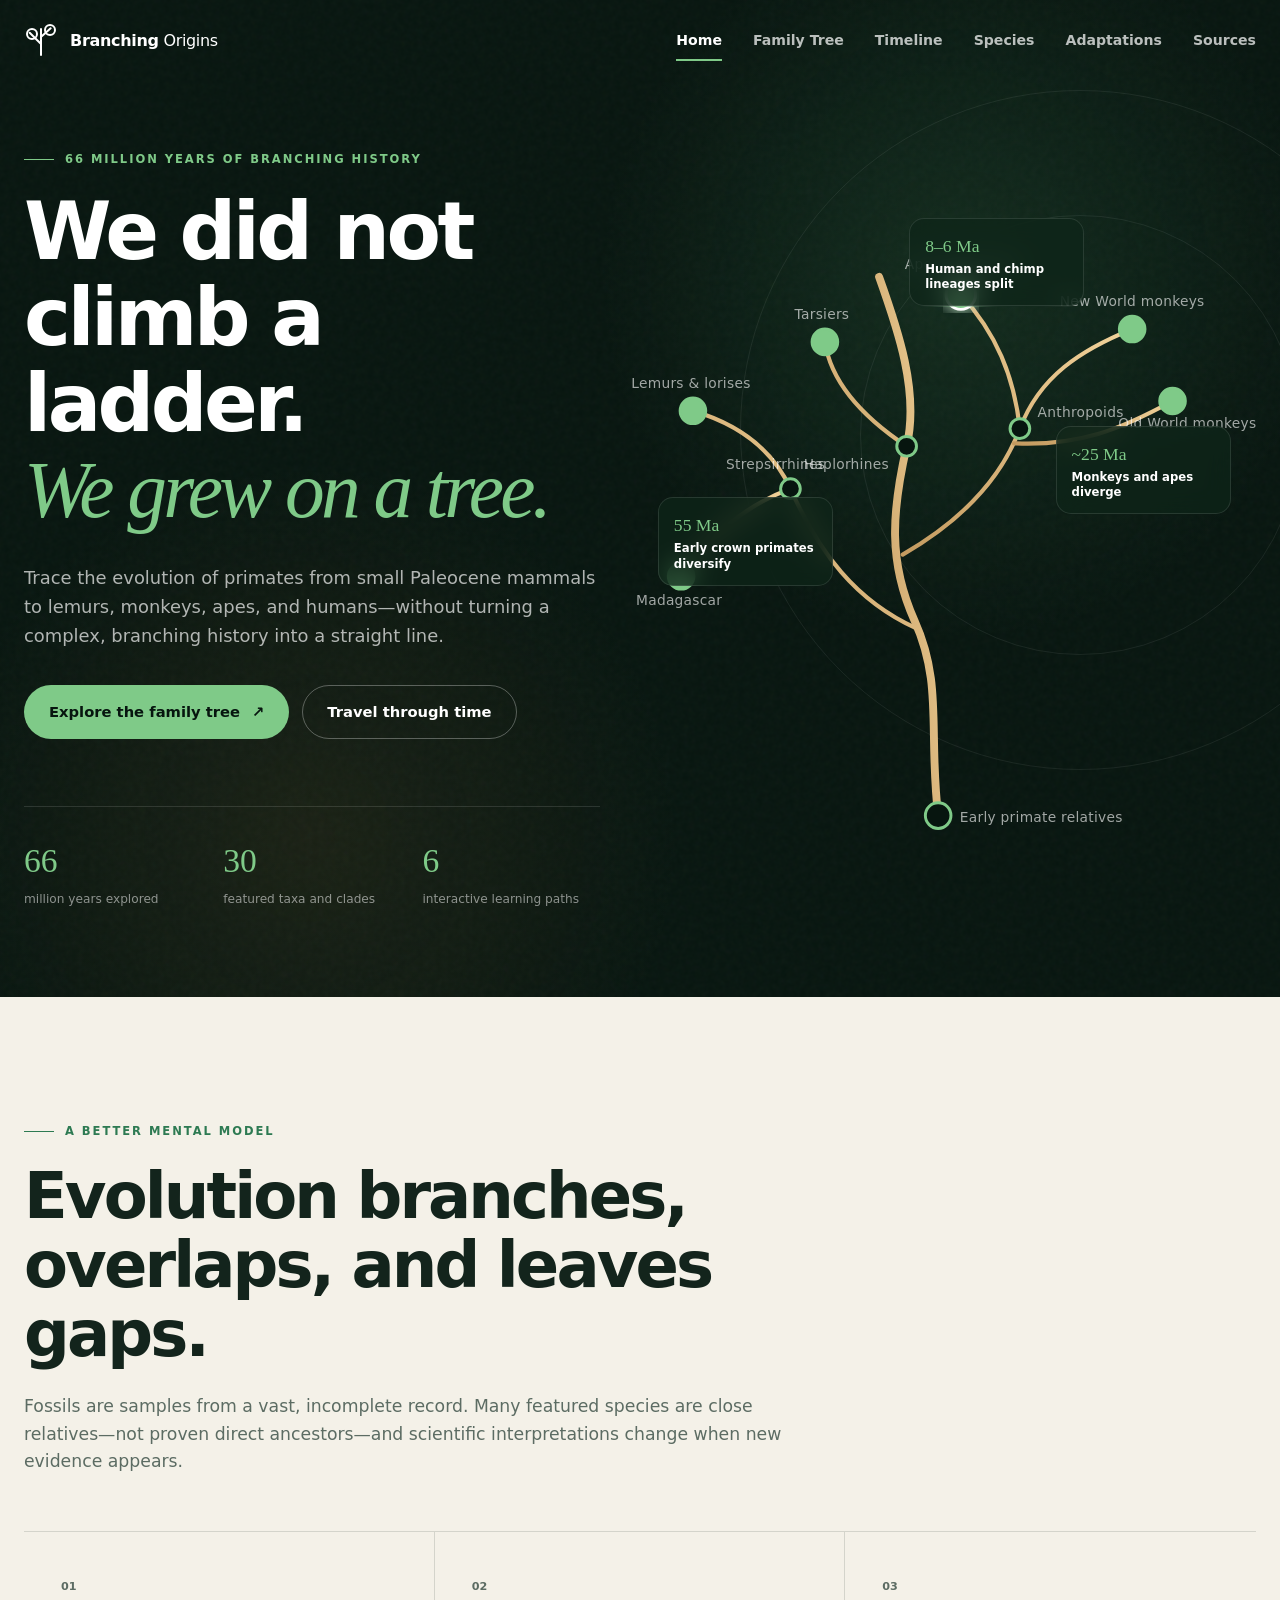
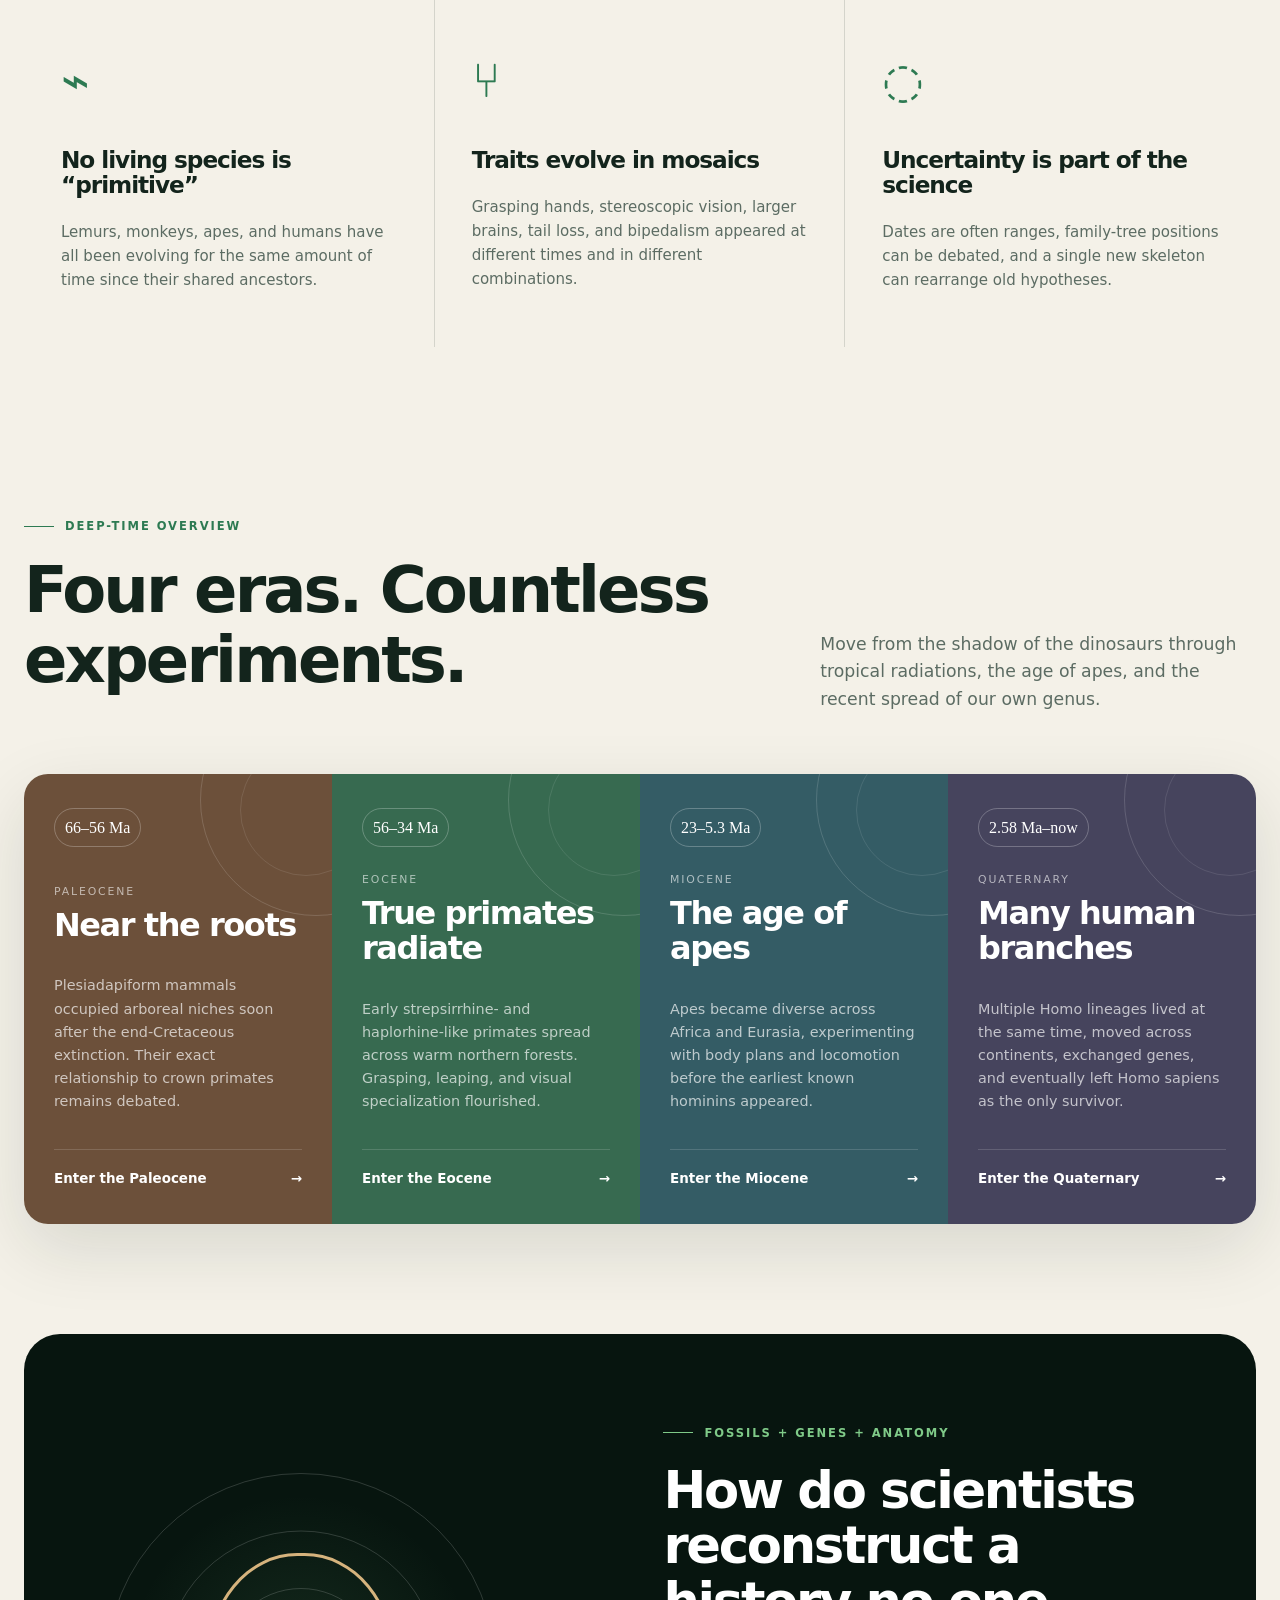
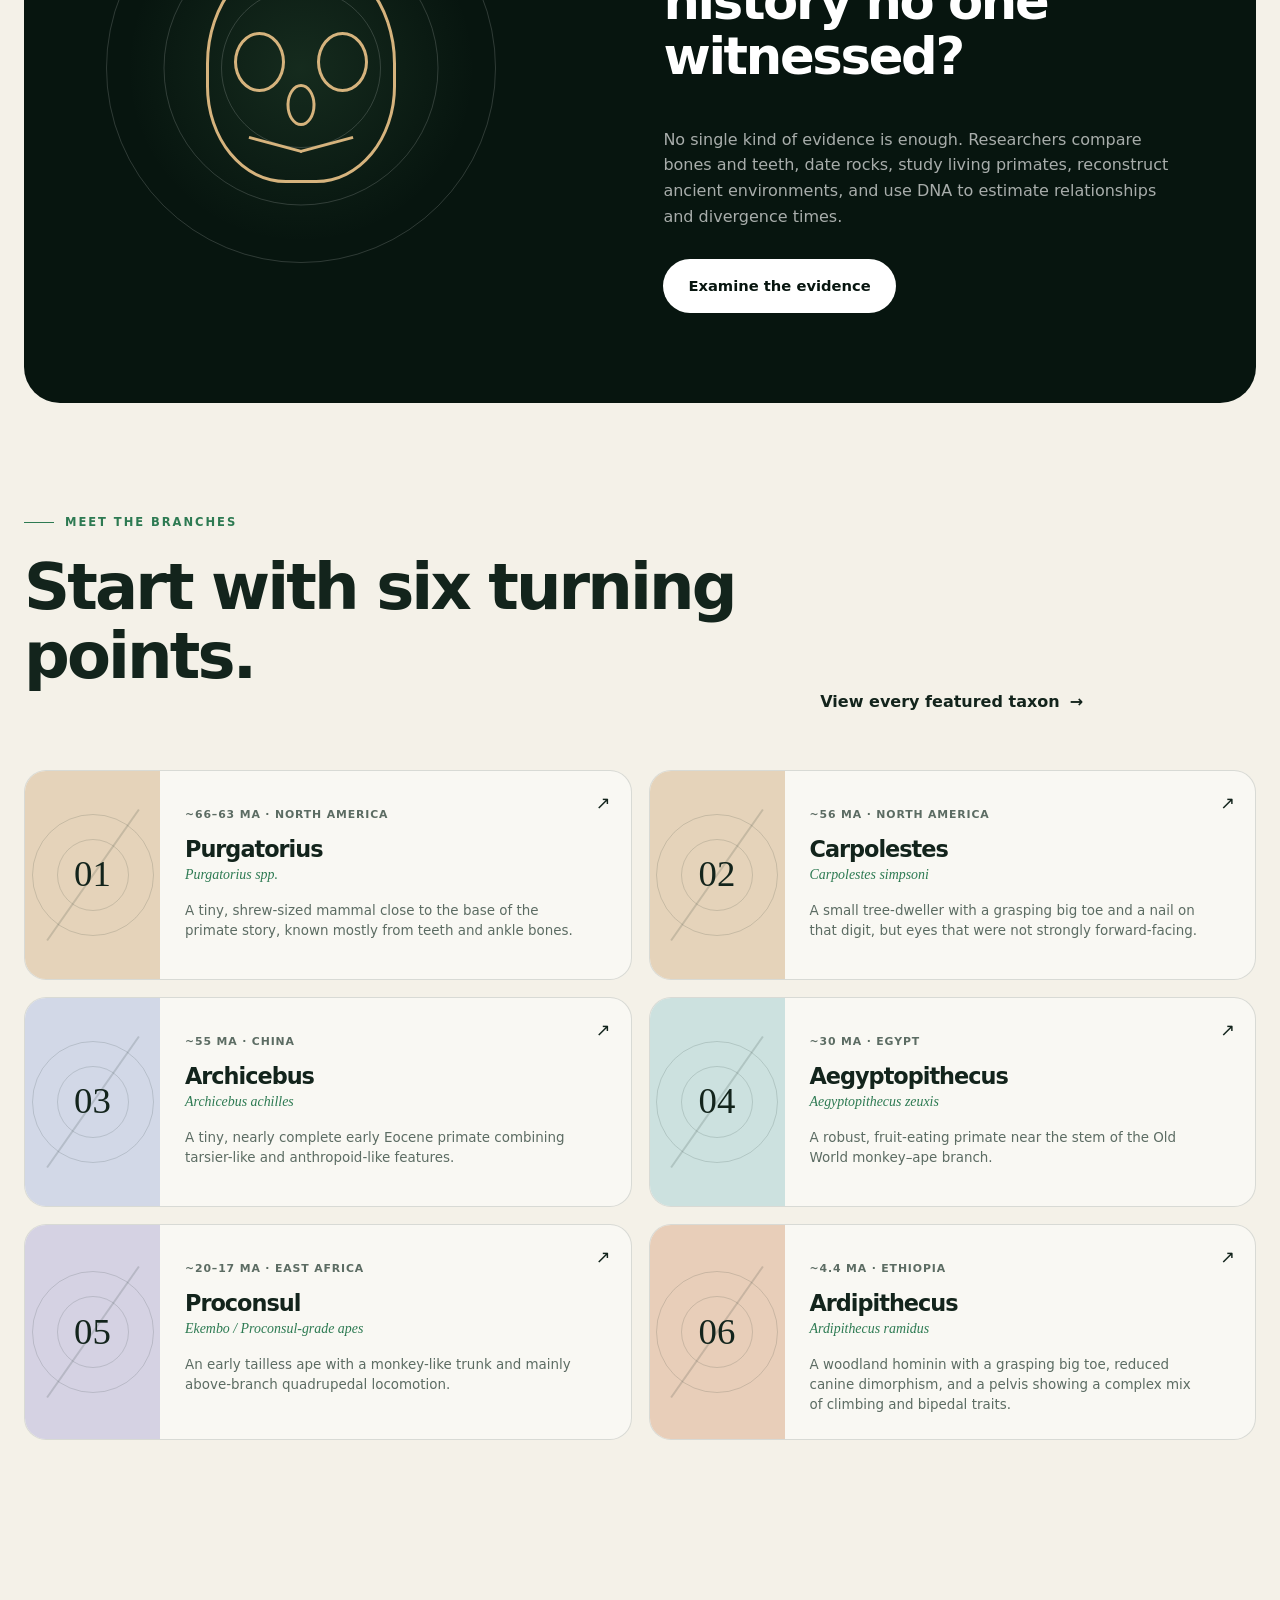
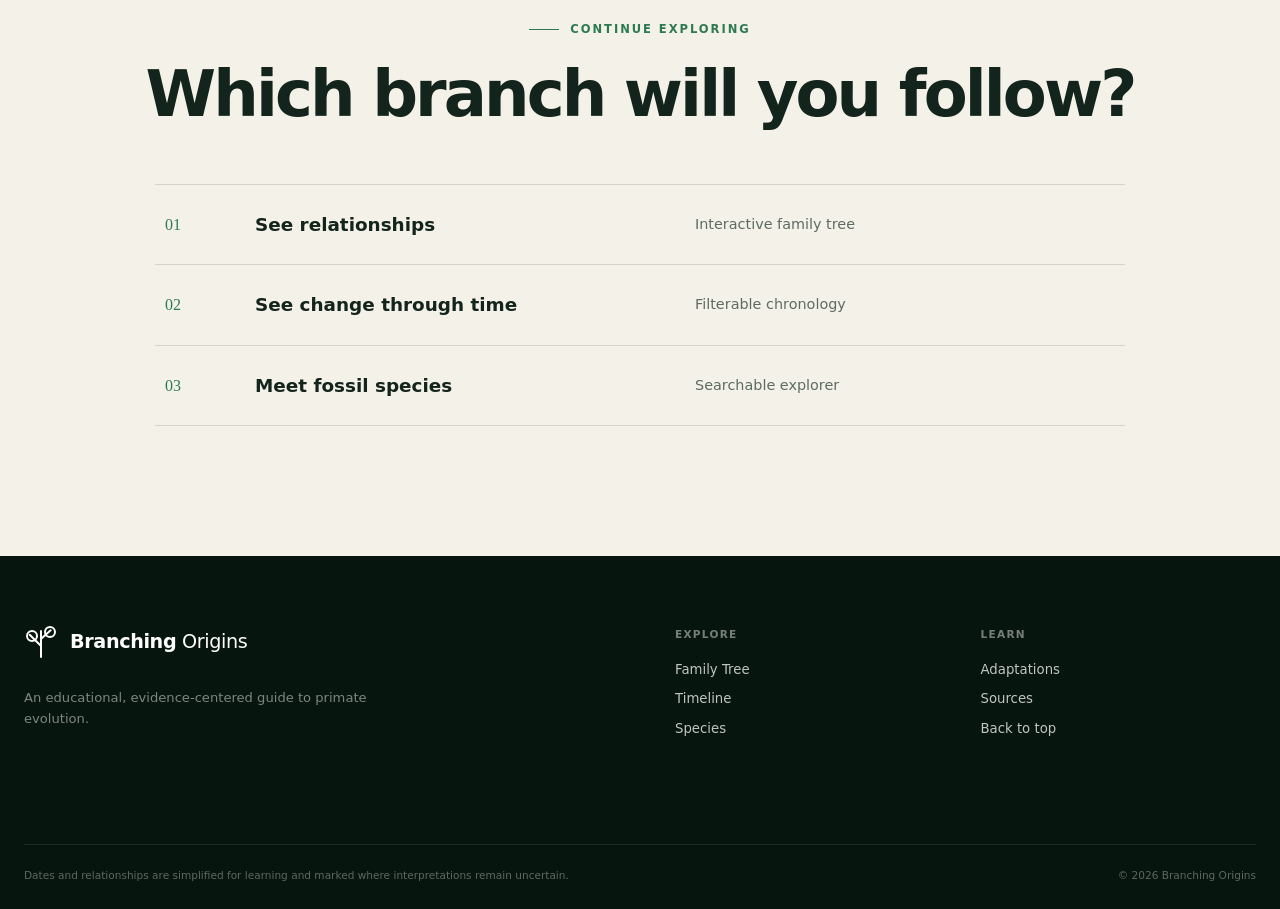
<file: index.html>
<!doctype html>
<html lang="en">
<head>
  <meta charset="utf-8">
  <meta name="viewport" content="width=device-width, initial-scale=1">
  <meta name="description" content="An interactive journey through 66 million years of primate evolution.">
  <meta name="theme-color" content="#07150f">
  <title>Branching Origins — Primate Evolution</title>
  <link rel="icon" href="data:image/svg+xml,%3Csvg xmlns='http://www.w3.org/2000/svg' viewBox='0 0 100 100'%3E%3Ctext y='.9em' font-size='90'%3E🌿%3C/text%3E%3C/svg%3E">
  <link rel="stylesheet" href="css/styles.css">
  <script defer src="js/data.js"></script>
  <script defer src="js/main.js"></script>
</head>
<body data-page="home">
  <a class="skip-link" href="#main">Skip to content</a>
  <header class="site-header" id="top">
    <a class="brand" href="index.html" aria-label="Branching Origins home">
      <span class="brand-mark" aria-hidden="true"><span></span><span></span><span></span></span>
      <span><strong>Branching</strong> Origins</span>
    </a>
    <button class="menu-toggle" type="button" aria-expanded="false" aria-controls="primary-nav">
      <span></span><span></span><span></span><span class="sr-only">Open navigation</span>
    </button>
    <nav class="primary-nav" id="primary-nav" aria-label="Primary navigation">
      <a href="index.html" data-nav="home">Home</a>
      <a href="tree.html" data-nav="tree">Family Tree</a>
      <a href="timeline.html" data-nav="timeline">Timeline</a>
      <a href="species.html" data-nav="species">Species</a>
      <a href="anatomy.html" data-nav="anatomy">Adaptations</a>
      <a href="sources.html" data-nav="sources">Sources</a>
    </nav>
  </header>

  <main id="main">
    <section class="hero home-hero">
      <div class="hero-noise" aria-hidden="true"></div>
      <div class="hero-orbit orbit-one" aria-hidden="true"></div>
      <div class="hero-orbit orbit-two" aria-hidden="true"></div>
      <div class="hero-copy reveal">
        <p class="eyebrow"><span></span> 66 million years of branching history</p>
        <h1>We did not climb a ladder.<br><em>We grew on a tree.</em></h1>
        <p class="hero-lede">Trace the evolution of primates from small Paleocene mammals to lemurs, monkeys, apes, and humans—without turning a complex, branching history into a straight line.</p>
        <div class="hero-actions">
          <a class="button button-primary" href="tree.html">Explore the family tree <span aria-hidden="true">↗</span></a>
          <a class="button button-ghost" href="timeline.html">Travel through time</a>
        </div>
        <div class="hero-facts" aria-label="Key facts">
          <div><strong data-counter="66">0</strong><span>million years explored</span></div>
          <div><strong data-counter="30">0</strong><span>featured taxa and clades</span></div>
          <div><strong data-counter="6">0</strong><span>interactive learning paths</span></div>
        </div>
      </div>

      <div class="hero-tree-wrap reveal" aria-label="Decorative branching evolutionary tree">
        <svg class="hero-tree" viewBox="0 0 620 660" role="img" aria-labelledby="hero-tree-title hero-tree-desc">
          <title id="hero-tree-title">A stylized evolutionary tree</title>
          <desc id="hero-tree-desc">Branches separate toward lemurs, tarsiers, monkeys, apes, and humans.</desc>
          <defs>
            <linearGradient id="trunkGradient" x1="0" y1="1" x2="1" y2="0">
              <stop offset="0" stop-color="#c49b60"/>
              <stop offset="1" stop-color="#f2d39b"/>
            </linearGradient>
            <filter id="glow">
              <feGaussianBlur stdDeviation="7" result="blur"/>
              <feMerge><feMergeNode in="blur"/><feMergeNode in="SourceGraphic"/></feMerge>
            </filter>
          </defs>
          <g class="tree-lines" fill="none" stroke="url(#trunkGradient)" stroke-linecap="round">
            <path class="draw-path path-main" d="M310 620 C300 535 315 486 286 422 C259 362 263 311 278 245 C291 190 269 126 250 73"/>
            <path class="draw-path" d="M288 430 C226 402 189 353 160 288 C139 242 98 220 61 209"/>
            <path class="draw-path" d="M274 355 C331 322 373 281 393 227 C413 174 455 147 507 126"/>
            <path class="draw-path" d="M278 245 C230 213 201 179 195 139"/>
            <path class="draw-path" d="M387 242 C453 245 495 228 548 199"/>
            <path class="draw-path" d="M160 288 C113 306 79 335 49 377"/>
            <path class="draw-path" d="M393 227 C387 174 369 130 333 91"/>
          </g>
          <g class="tree-node node-root" transform="translate(310 620)"><circle r="13"/><text x="22" y="6">Early primate relatives</text></g>
          <g class="tree-node" transform="translate(160 288)"><circle r="10"/><text x="-15" y="-20" text-anchor="middle">Strepsirrhines</text></g>
          <g class="tree-node" transform="translate(278 245)"><circle r="10"/><text x="-18" y="23" text-anchor="end">Haplorhines</text></g>
          <g class="tree-node leaf" transform="translate(61 209)"><circle r="13"/><text x="-2" y="-23" text-anchor="middle">Lemurs & lorises</text></g>
          <g class="tree-node leaf" transform="translate(195 139)"><circle r="13"/><text x="-3" y="-23" text-anchor="middle">Tarsiers</text></g>
          <g class="tree-node leaf" transform="translate(49 377)"><circle r="13"/><text x="-2" y="29" text-anchor="middle">Madagascar</text></g>
          <g class="tree-node" transform="translate(393 227)"><circle r="10"/><text x="18" y="-12">Anthropoids</text></g>
          <g class="tree-node leaf" transform="translate(507 126)"><circle r="13"/><text x="0" y="-23" text-anchor="middle">New World monkeys</text></g>
          <g class="tree-node leaf" transform="translate(548 199)"><circle r="13"/><text x="15" y="27" text-anchor="middle">Old World monkeys</text></g>
          <g class="tree-node leaf human-node" transform="translate(333 91)"><circle r="15" filter="url(#glow)"/><text x="0" y="-26" text-anchor="middle">Apes & humans</text></g>
        </svg>
        <div class="tree-callout callout-one"><span>55 Ma</span><strong>Early crown primates diversify</strong></div>
        <div class="tree-callout callout-two"><span>~25 Ma</span><strong>Monkeys and apes diverge</strong></div>
        <div class="tree-callout callout-three"><span>8–6 Ma</span><strong>Human and chimp lineages split</strong></div>
      </div>
    </section>

    <section class="section section-intro">
      <div class="section-heading reveal">
        <p class="eyebrow"><span></span> A better mental model</p>
        <h2>Evolution branches, overlaps, and leaves gaps.</h2>
        <p>Fossils are samples from a vast, incomplete record. Many featured species are close relatives—not proven direct ancestors—and scientific interpretations change when new evidence appears.</p>
      </div>
      <div class="principle-grid">
        <article class="principle-card reveal">
          <span class="card-number">01</span>
          <div class="principle-icon" aria-hidden="true">⌁</div>
          <h3>No living species is “primitive”</h3>
          <p>Lemurs, monkeys, apes, and humans have all been evolving for the same amount of time since their shared ancestors.</p>
        </article>
        <article class="principle-card reveal">
          <span class="card-number">02</span>
          <div class="principle-icon" aria-hidden="true">⑂</div>
          <h3>Traits evolve in mosaics</h3>
          <p>Grasping hands, stereoscopic vision, larger brains, tail loss, and bipedalism appeared at different times and in different combinations.</p>
        </article>
        <article class="principle-card reveal">
          <span class="card-number">03</span>
          <div class="principle-icon" aria-hidden="true">◌</div>
          <h3>Uncertainty is part of the science</h3>
          <p>Dates are often ranges, family-tree positions can be debated, and a single new skeleton can rearrange old hypotheses.</p>
        </article>
      </div>
    </section>

    <section class="section era-section">
      <div class="section-heading split-heading reveal">
        <div>
          <p class="eyebrow"><span></span> Deep-time overview</p>
          <h2>Four eras. Countless experiments.</h2>
        </div>
        <p>Move from the shadow of the dinosaurs through tropical radiations, the age of apes, and the recent spread of our own genus.</p>
      </div>
      <div class="era-track reveal">
        <article class="era-card paleocene">
          <div class="era-time">66–56 Ma</div>
          <p class="era-kicker">Paleocene</p>
          <h3>Near the roots</h3>
          <p>Plesiadapiform mammals occupied arboreal niches soon after the end-Cretaceous extinction. Their exact relationship to crown primates remains debated.</p>
          <a href="timeline.html?era=paleocene">Enter the Paleocene <span>→</span></a>
        </article>
        <article class="era-card eocene">
          <div class="era-time">56–34 Ma</div>
          <p class="era-kicker">Eocene</p>
          <h3>True primates radiate</h3>
          <p>Early strepsirrhine- and haplorhine-like primates spread across warm northern forests. Grasping, leaping, and visual specialization flourished.</p>
          <a href="timeline.html?era=eocene">Enter the Eocene <span>→</span></a>
        </article>
        <article class="era-card miocene">
          <div class="era-time">23–5.3 Ma</div>
          <p class="era-kicker">Miocene</p>
          <h3>The age of apes</h3>
          <p>Apes became diverse across Africa and Eurasia, experimenting with body plans and locomotion before the earliest known hominins appeared.</p>
          <a href="timeline.html?era=miocene">Enter the Miocene <span>→</span></a>
        </article>
        <article class="era-card quaternary">
          <div class="era-time">2.58 Ma–now</div>
          <p class="era-kicker">Quaternary</p>
          <h3>Many human branches</h3>
          <p>Multiple Homo lineages lived at the same time, moved across continents, exchanged genes, and eventually left Homo sapiens as the only survivor.</p>
          <a href="timeline.html?era=quaternary">Enter the Quaternary <span>→</span></a>
        </article>
      </div>
    </section>

    <section class="section feature-band">
      <div class="feature-band-art" aria-hidden="true">
        <div class="fossil-ring ring-a"></div><div class="fossil-ring ring-b"></div><div class="fossil-ring ring-c"></div>
        <div class="skull-mark"><span></span><span></span><span></span></div>
      </div>
      <div class="feature-band-copy reveal">
        <p class="eyebrow light"><span></span> Fossils + genes + anatomy</p>
        <h2>How do scientists reconstruct a history no one witnessed?</h2>
        <p>No single kind of evidence is enough. Researchers compare bones and teeth, date rocks, study living primates, reconstruct ancient environments, and use DNA to estimate relationships and divergence times.</p>
        <a class="button button-light" href="anatomy.html">Examine the evidence</a>
      </div>
    </section>

    <section class="section explorer-preview">
      <div class="section-heading split-heading reveal">
        <div>
          <p class="eyebrow"><span></span> Meet the branches</p>
          <h2>Start with six turning points.</h2>
        </div>
        <a class="text-link" href="species.html">View every featured taxon <span>→</span></a>
      </div>
      <div class="taxa-preview" id="featured-taxa"></div>
    </section>

    <section class="section question-section reveal">
      <p class="eyebrow centered"><span></span> Continue exploring</p>
      <h2>Which branch will you follow?</h2>
      <div class="question-links">
        <a href="tree.html"><span>01</span><strong>See relationships</strong><em>Interactive family tree</em></a>
        <a href="timeline.html"><span>02</span><strong>See change through time</strong><em>Filterable chronology</em></a>
        <a href="species.html"><span>03</span><strong>Meet fossil species</strong><em>Searchable explorer</em></a>
      </div>
    </section>
  </main>

  <footer class="site-footer">
    <div class="footer-brand">
      <a class="brand" href="index.html"><span class="brand-mark" aria-hidden="true"><span></span><span></span><span></span></span><span><strong>Branching</strong> Origins</span></a>
      <p>An educational, evidence-centered guide to primate evolution.</p>
    </div>
    <div class="footer-links">
      <div><strong>Explore</strong><a href="tree.html">Family Tree</a><a href="timeline.html">Timeline</a><a href="species.html">Species</a></div>
      <div><strong>Learn</strong><a href="anatomy.html">Adaptations</a><a href="sources.html">Sources</a><a href="#top">Back to top</a></div>
    </div>
    <p class="footer-note">Dates and relationships are simplified for learning and marked where interpretations remain uncertain. <span>© <span data-year></span> Branching Origins</span></p>
  </footer>
</body>
</html>
</file>
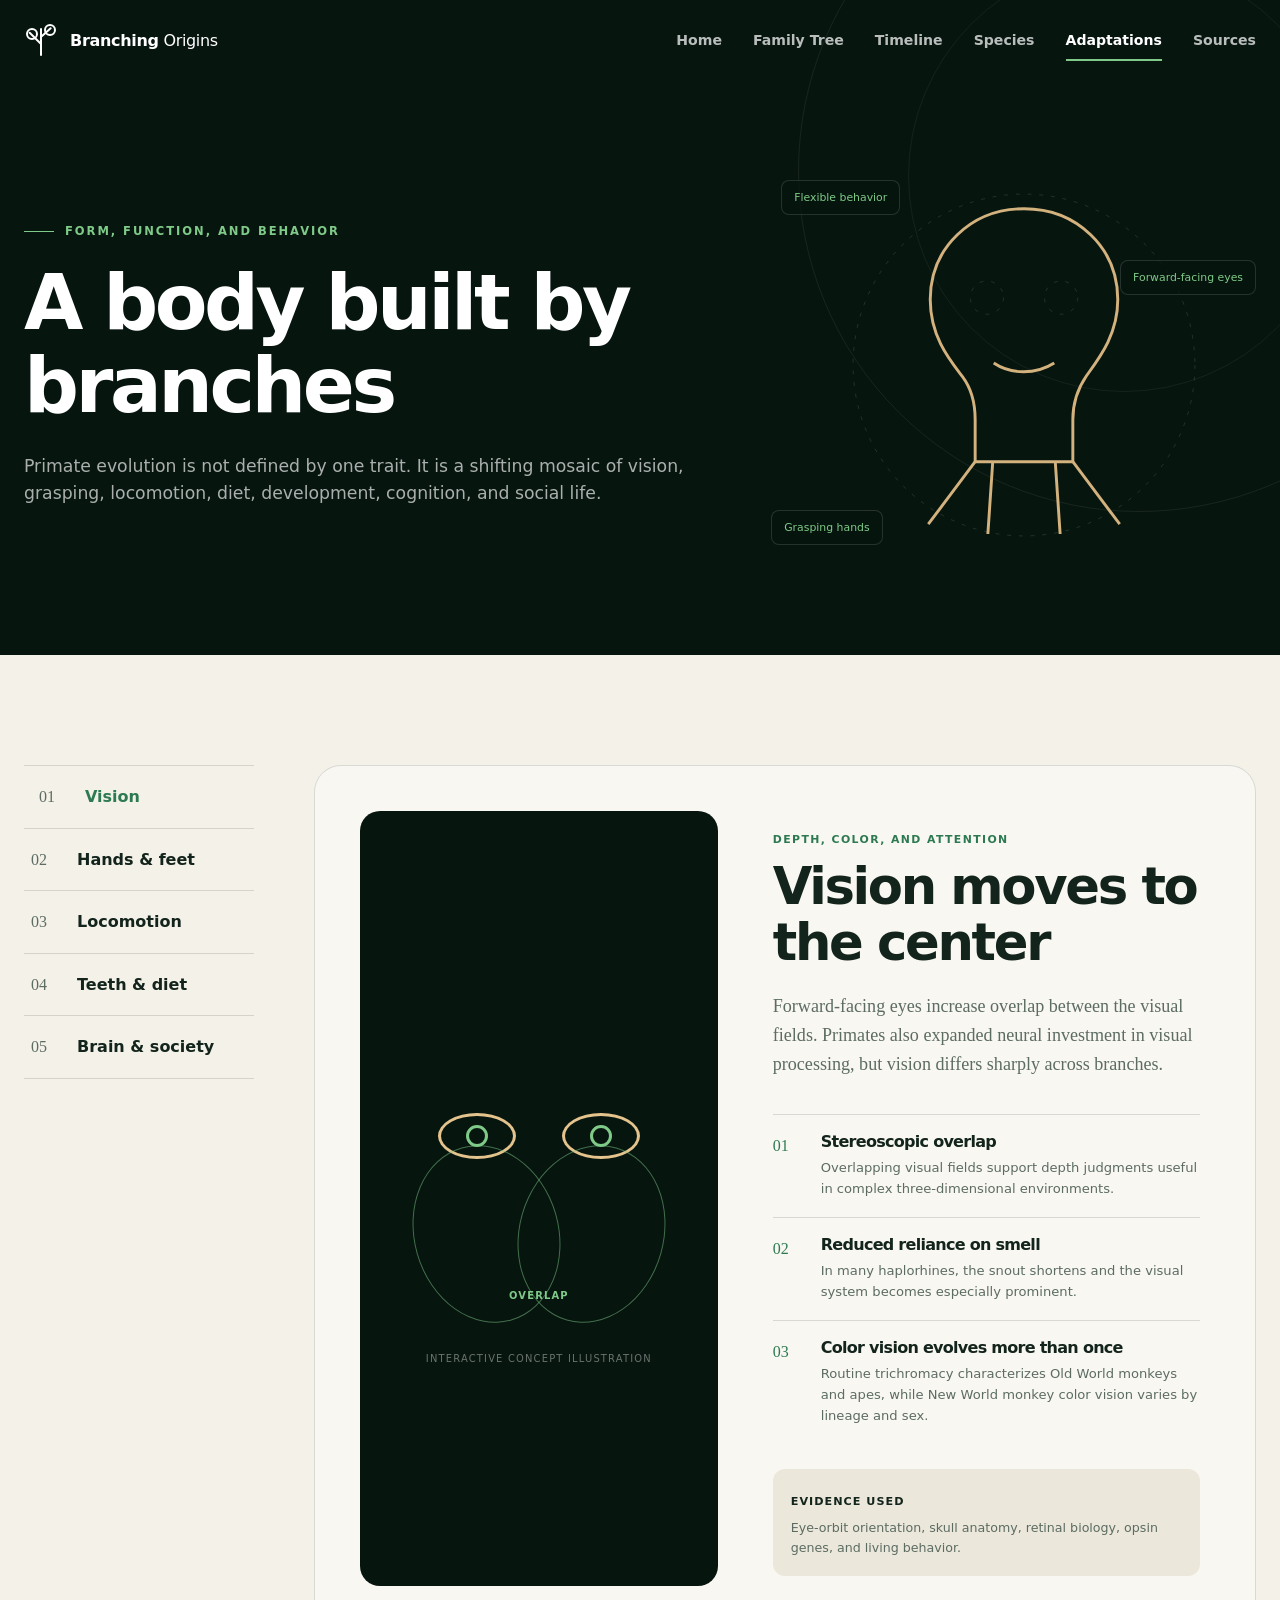
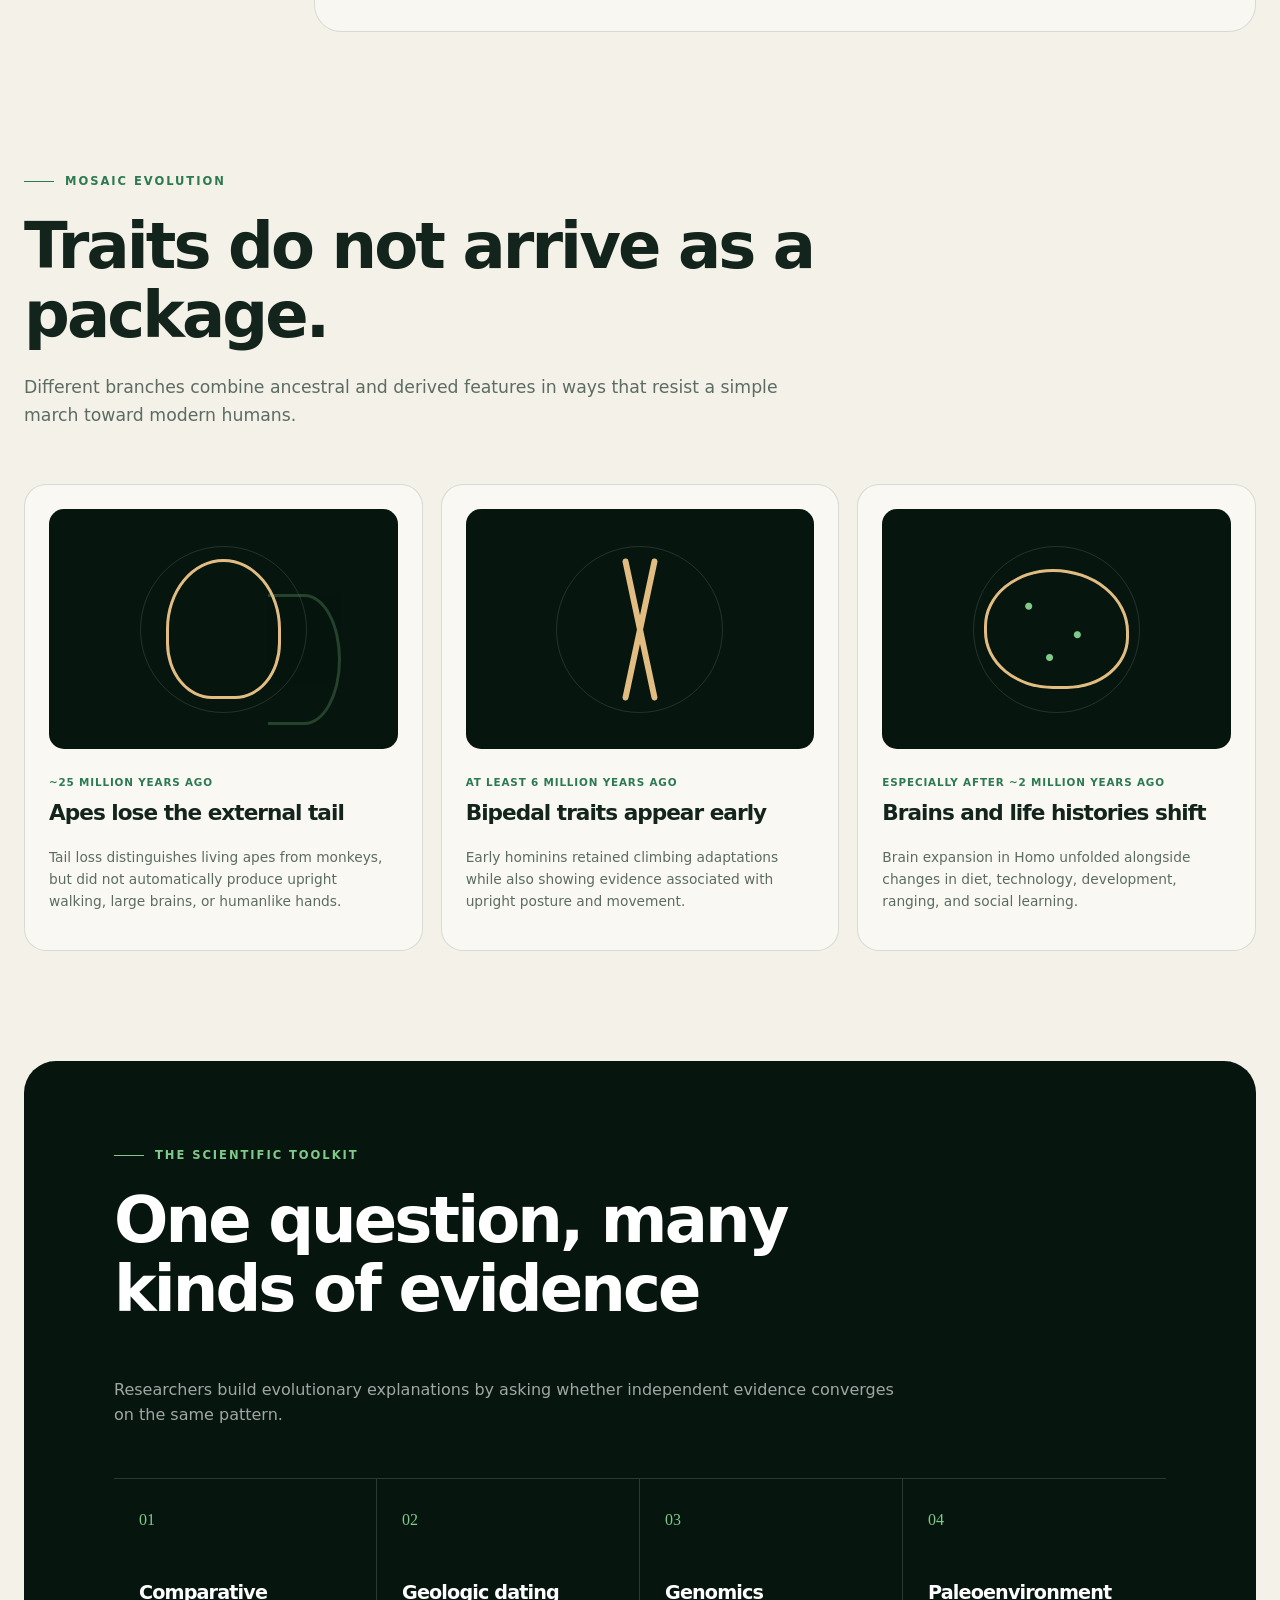
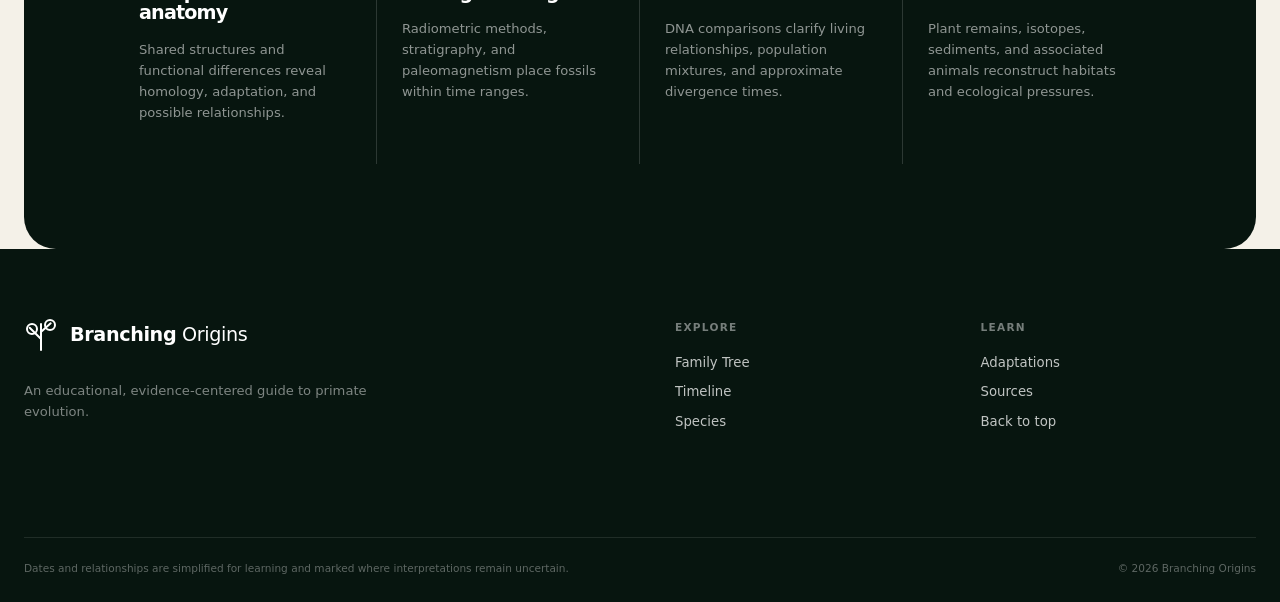
<file: anatomy.html>
<!doctype html>
<html lang="en">
<head>
  <meta charset="utf-8">
  <meta name="viewport" content="width=device-width, initial-scale=1">
  <meta name="description" content="Explore the anatomical and behavioral adaptations that shaped primate evolution.">
  <meta name="theme-color" content="#07150f">
  <title>Primate Adaptations — Branching Origins</title>
  <link rel="icon" href="data:image/svg+xml,%3Csvg xmlns='http://www.w3.org/2000/svg' viewBox='0 0 100 100'%3E%3Ctext y='.9em' font-size='90'%3E🌿%3C/text%3E%3C/svg%3E">
  <link rel="stylesheet" href="css/styles.css">
  <script defer src="js/data.js"></script>
  <script defer src="js/main.js"></script>
  <script defer src="js/anatomy.js"></script>
</head>
<body data-page="anatomy">
  <a class="skip-link" href="#main">Skip to content</a>
  <header class="site-header" id="top"><a class="brand" href="index.html" aria-label="Branching Origins home"><span class="brand-mark" aria-hidden="true"><span></span><span></span><span></span></span><span><strong>Branching</strong> Origins</span></a><button class="menu-toggle" type="button" aria-expanded="false" aria-controls="primary-nav"><span></span><span></span><span></span><span class="sr-only">Open navigation</span></button><nav class="primary-nav" id="primary-nav" aria-label="Primary navigation"><a href="index.html" data-nav="home">Home</a><a href="tree.html" data-nav="tree">Family Tree</a><a href="timeline.html" data-nav="timeline">Timeline</a><a href="species.html" data-nav="species">Species</a><a href="anatomy.html" data-nav="anatomy">Adaptations</a><a href="sources.html" data-nav="sources">Sources</a></nav></header>

  <main id="main">
    <section class="page-hero anatomy-hero">
      <div class="page-hero-copy reveal"><p class="eyebrow"><span></span> Form, function, and behavior</p><h1>A body built by branches</h1><p>Primate evolution is not defined by one trait. It is a shifting mosaic of vision, grasping, locomotion, diet, development, cognition, and social life.</p></div>
      <div class="anatomy-figure reveal" aria-hidden="true">
        <svg viewBox="0 0 430 430"><circle cx="215" cy="215" r="175"/><path d="M215 55c-54 0-96 40-96 93 0 38 20 62 33 79 9 12 13 27 13 44v43h100v-43c0-17 5-32 14-45 13-18 32-42 32-78 0-53-42-93-96-93Z"/><circle cx="177" cy="146" r="17"/><circle cx="253" cy="146" r="17"/><path d="M184 213c18 12 43 12 62 0"/><path d="M165 314l-48 64M265 314l48 64M183 314l-5 74M247 314l5 74"/></svg>
        <span class="anatomy-label label-eyes">Forward-facing eyes</span><span class="anatomy-label label-hands">Grasping hands</span><span class="anatomy-label label-brain">Flexible behavior</span>
      </div>
    </section>

    <section class="adaptation-lab section">
      <div class="adaptation-tabs" id="adaptation-tabs" role="tablist" aria-label="Primate adaptations">
        <button class="active" role="tab" aria-selected="true" data-tab="vision" type="button"><span>01</span>Vision</button>
        <button role="tab" aria-selected="false" data-tab="hands" type="button"><span>02</span>Hands & feet</button>
        <button role="tab" aria-selected="false" data-tab="locomotion" type="button"><span>03</span>Locomotion</button>
        <button role="tab" aria-selected="false" data-tab="teeth" type="button"><span>04</span>Teeth & diet</button>
        <button role="tab" aria-selected="false" data-tab="brain" type="button"><span>05</span>Brain & society</button>
      </div>
      <div class="adaptation-panel" id="adaptation-panel" role="tabpanel"></div>
    </section>

    <section class="mosaic-section section">
      <div class="section-heading reveal"><p class="eyebrow"><span></span> Mosaic evolution</p><h2>Traits do not arrive as a package.</h2><p>Different branches combine ancestral and derived features in ways that resist a simple march toward modern humans.</p></div>
      <div class="mosaic-grid">
        <article class="mosaic-card reveal"><div class="mosaic-art tail-art" aria-hidden="true"><span></span></div><p class="mosaic-date">~25 million years ago</p><h3>Apes lose the external tail</h3><p>Tail loss distinguishes living apes from monkeys, but did not automatically produce upright walking, large brains, or humanlike hands.</p></article>
        <article class="mosaic-card reveal"><div class="mosaic-art gait-art" aria-hidden="true"><span></span><span></span></div><p class="mosaic-date">At least 6 million years ago</p><h3>Bipedal traits appear early</h3><p>Early hominins retained climbing adaptations while also showing evidence associated with upright posture and movement.</p></article>
        <article class="mosaic-card reveal"><div class="mosaic-art brain-art" aria-hidden="true"><span></span></div><p class="mosaic-date">Especially after ~2 million years ago</p><h3>Brains and life histories shift</h3><p>Brain expansion in Homo unfolded alongside changes in diet, technology, development, ranging, and social learning.</p></article>
      </div>
    </section>

    <section class="evidence-method section">
      <div class="evidence-method-copy reveal"><p class="eyebrow light"><span></span> The scientific toolkit</p><h2>One question, many kinds of evidence</h2><p>Researchers build evolutionary explanations by asking whether independent evidence converges on the same pattern.</p></div>
      <div class="method-grid">
        <article class="method-card reveal"><span>01</span><h3>Comparative anatomy</h3><p>Shared structures and functional differences reveal homology, adaptation, and possible relationships.</p></article>
        <article class="method-card reveal"><span>02</span><h3>Geologic dating</h3><p>Radiometric methods, stratigraphy, and paleomagnetism place fossils within time ranges.</p></article>
        <article class="method-card reveal"><span>03</span><h3>Genomics</h3><p>DNA comparisons clarify living relationships, population mixtures, and approximate divergence times.</p></article>
        <article class="method-card reveal"><span>04</span><h3>Paleoenvironment</h3><p>Plant remains, isotopes, sediments, and associated animals reconstruct habitats and ecological pressures.</p></article>
      </div>
    </section>
  </main>

  <footer class="site-footer"><div class="footer-brand"><a class="brand" href="index.html"><span class="brand-mark" aria-hidden="true"><span></span><span></span><span></span></span><span><strong>Branching</strong> Origins</span></a><p>An educational, evidence-centered guide to primate evolution.</p></div><div class="footer-links"><div><strong>Explore</strong><a href="tree.html">Family Tree</a><a href="timeline.html">Timeline</a><a href="species.html">Species</a></div><div><strong>Learn</strong><a href="anatomy.html">Adaptations</a><a href="sources.html">Sources</a><a href="#top">Back to top</a></div></div><p class="footer-note">Dates and relationships are simplified for learning and marked where interpretations remain uncertain. <span>© <span data-year></span> Branching Origins</span></p></footer>
</body>
</html>
</file>
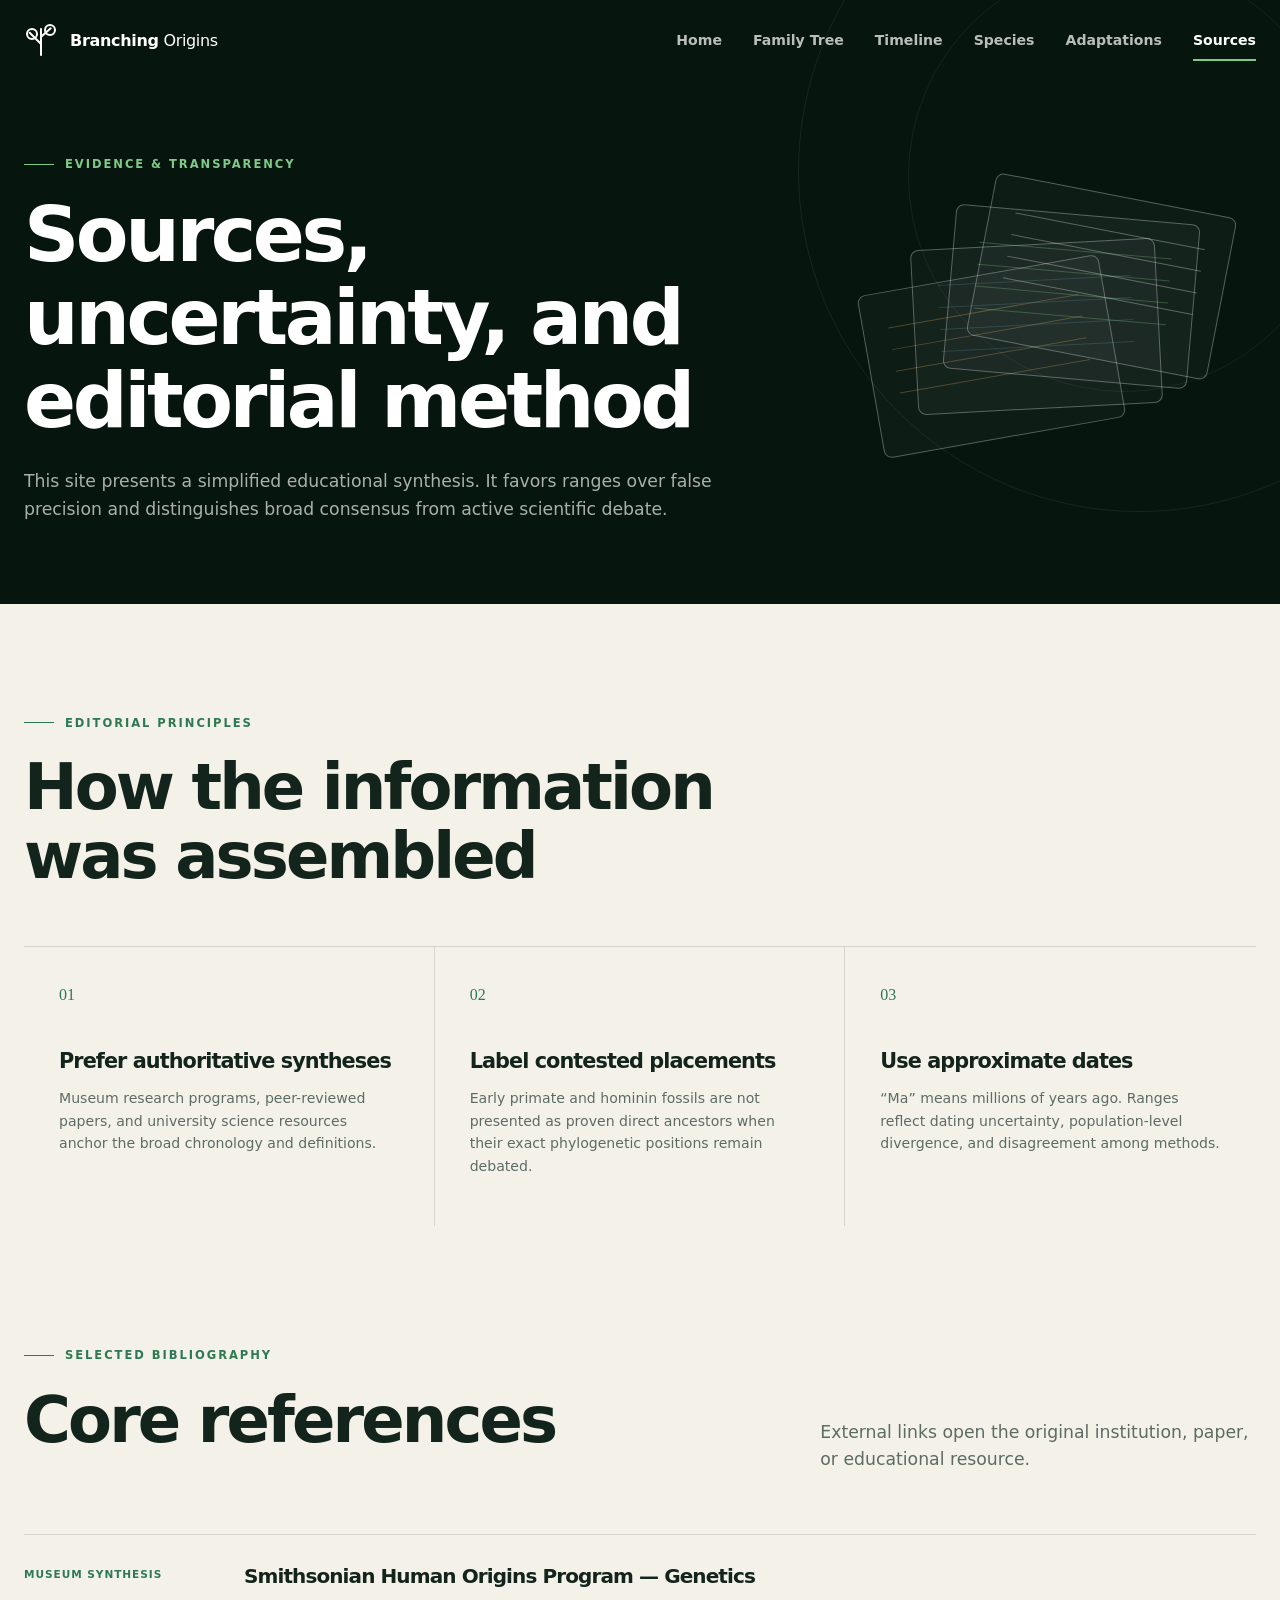
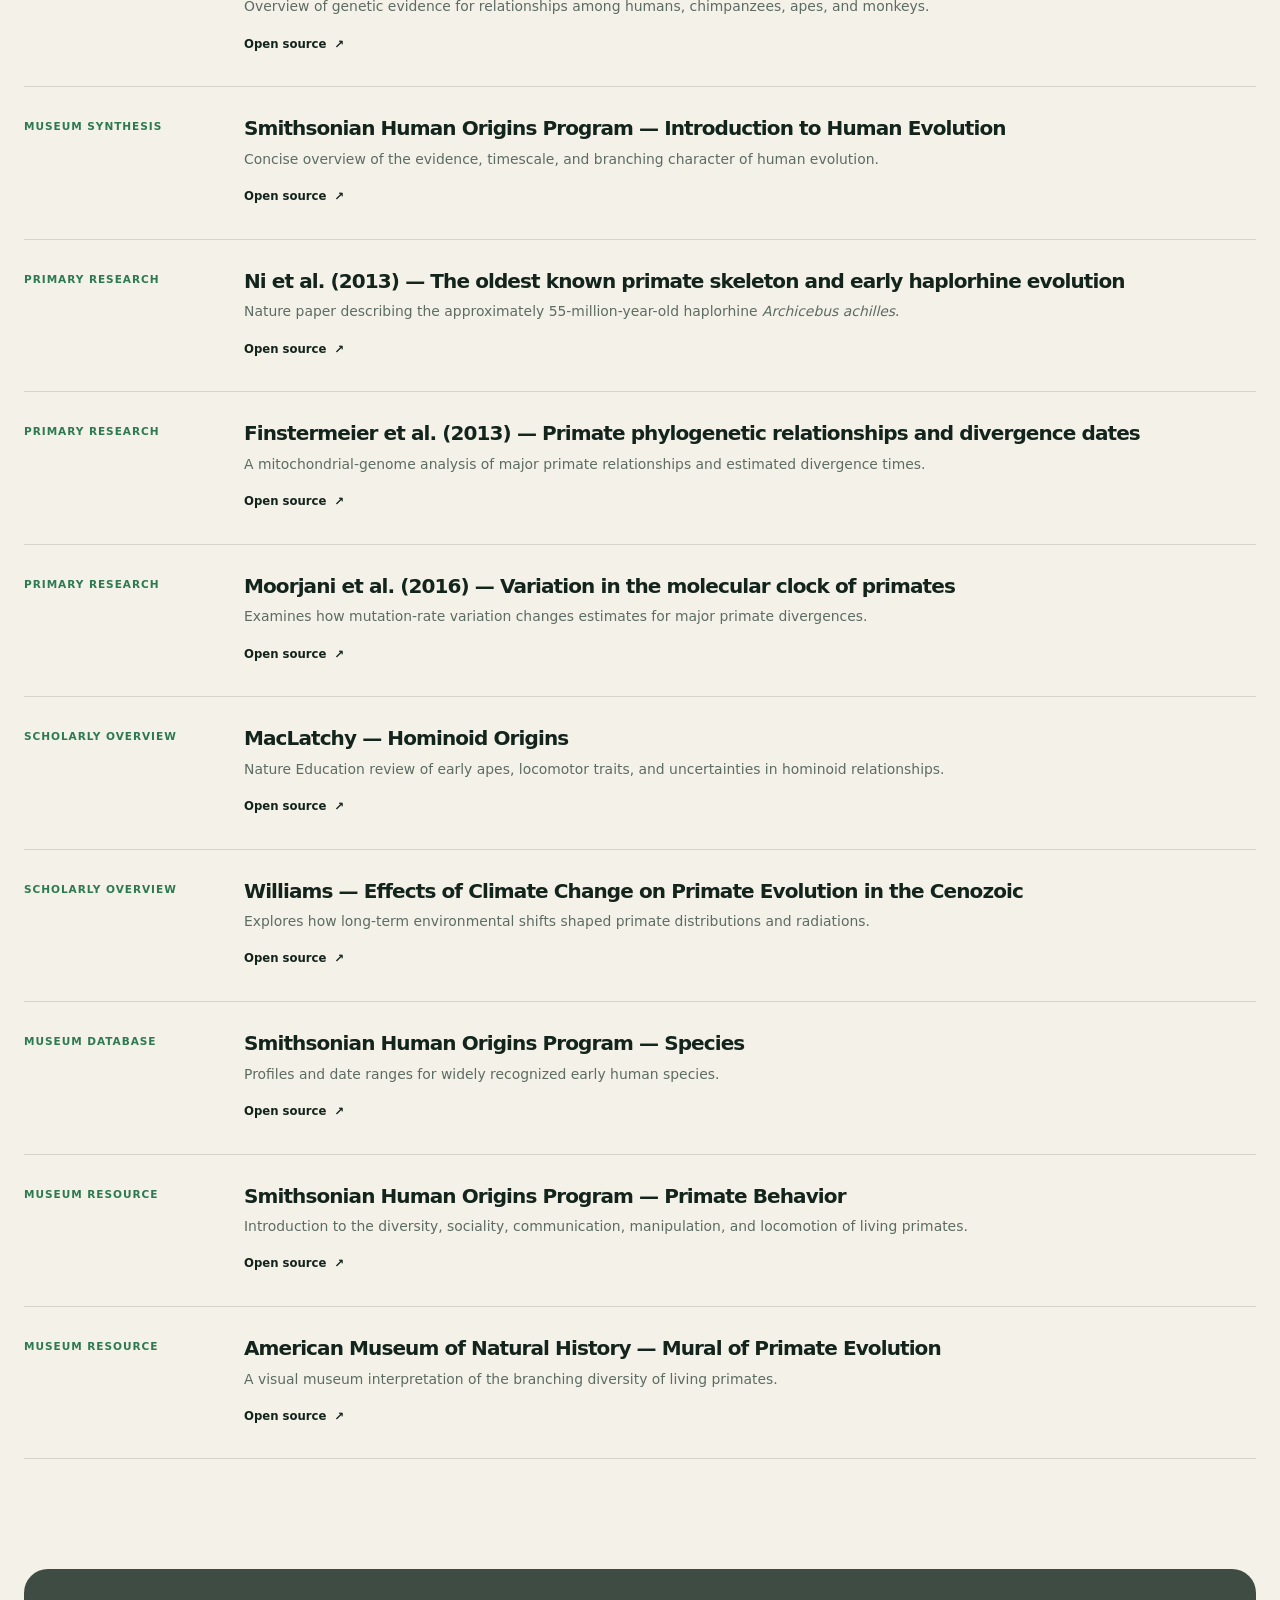
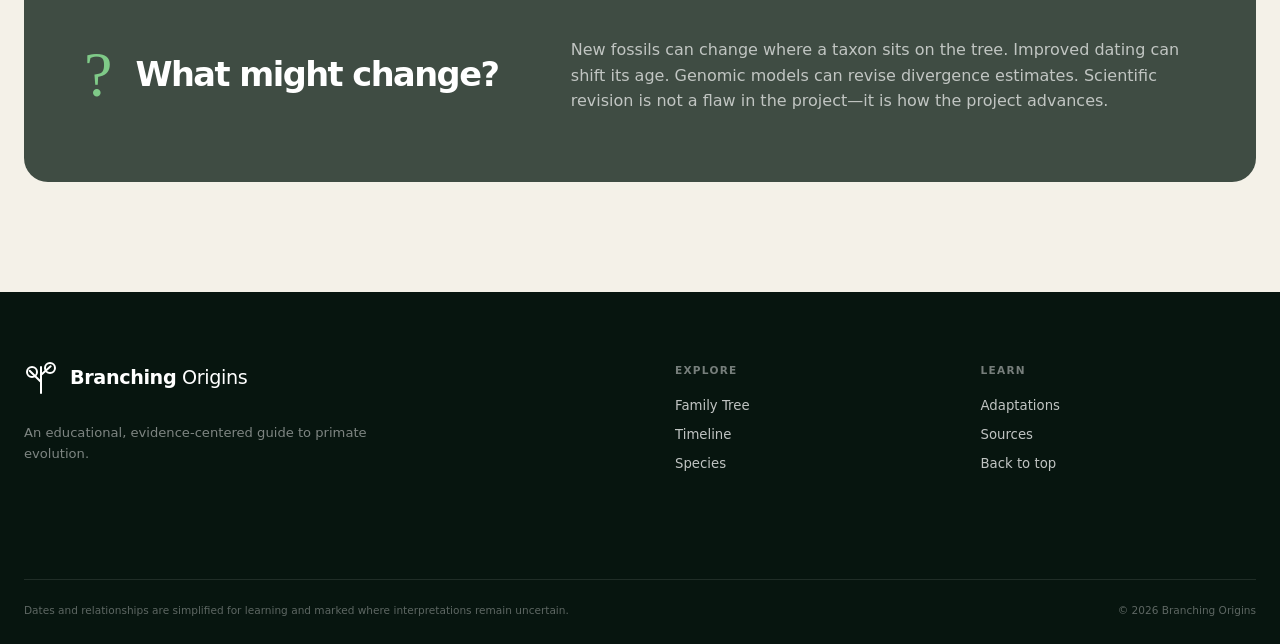
<file: sources.html>
<!doctype html>
<html lang="en">
<head>
  <meta charset="utf-8">
  <meta name="viewport" content="width=device-width, initial-scale=1">
  <meta name="description" content="Scientific sources and methodology notes for Branching Origins.">
  <meta name="theme-color" content="#07150f">
  <title>Sources & Method — Branching Origins</title>
  <link rel="icon" href="data:image/svg+xml,%3Csvg xmlns='http://www.w3.org/2000/svg' viewBox='0 0 100 100'%3E%3Ctext y='.9em' font-size='90'%3E🌿%3C/text%3E%3C/svg%3E">
  <link rel="stylesheet" href="css/styles.css">
  <script defer src="js/main.js"></script>
</head>
<body data-page="sources">
  <a class="skip-link" href="#main">Skip to content</a>
  <header class="site-header" id="top"><a class="brand" href="index.html" aria-label="Branching Origins home"><span class="brand-mark" aria-hidden="true"><span></span><span></span><span></span></span><span><strong>Branching</strong> Origins</span></a><button class="menu-toggle" type="button" aria-expanded="false" aria-controls="primary-nav"><span></span><span></span><span></span><span class="sr-only">Open navigation</span></button><nav class="primary-nav" id="primary-nav" aria-label="Primary navigation"><a href="index.html" data-nav="home">Home</a><a href="tree.html" data-nav="tree">Family Tree</a><a href="timeline.html" data-nav="timeline">Timeline</a><a href="species.html" data-nav="species">Species</a><a href="anatomy.html" data-nav="anatomy">Adaptations</a><a href="sources.html" data-nav="sources">Sources</a></nav></header>

  <main id="main">
    <section class="page-hero sources-hero"><div class="page-hero-copy reveal"><p class="eyebrow"><span></span> Evidence & transparency</p><h1>Sources, uncertainty, and editorial method</h1><p>This site presents a simplified educational synthesis. It favors ranges over false precision and distinguishes broad consensus from active scientific debate.</p></div><div class="source-stack-art reveal" aria-hidden="true"><span></span><span></span><span></span><span></span></div></section>

    <section class="source-method section">
      <div class="section-heading reveal"><p class="eyebrow"><span></span> Editorial principles</p><h2>How the information was assembled</h2></div>
      <div class="source-principles">
        <article class="source-principle reveal"><span>01</span><h3>Prefer authoritative syntheses</h3><p>Museum research programs, peer-reviewed papers, and university science resources anchor the broad chronology and definitions.</p></article>
        <article class="source-principle reveal"><span>02</span><h3>Label contested placements</h3><p>Early primate and hominin fossils are not presented as proven direct ancestors when their exact phylogenetic positions remain debated.</p></article>
        <article class="source-principle reveal"><span>03</span><h3>Use approximate dates</h3><p>“Ma” means millions of years ago. Ranges reflect dating uncertainty, population-level divergence, and disagreement among methods.</p></article>
      </div>
    </section>

    <section class="bibliography section">
      <div class="section-heading split-heading reveal"><div><p class="eyebrow"><span></span> Selected bibliography</p><h2>Core references</h2></div><p>External links open the original institution, paper, or educational resource.</p></div>
      <div class="source-list">
        <article class="source-entry reveal"><span class="source-type">Museum synthesis</span><div><h3>Smithsonian Human Origins Program — Genetics</h3><p>Overview of genetic evidence for relationships among humans, chimpanzees, apes, and monkeys.</p><a href="https://humanorigins.si.edu/evidence/genetics" target="_blank" rel="noopener">Open source <span>↗</span></a></div></article>
        <article class="source-entry reveal"><span class="source-type">Museum synthesis</span><div><h3>Smithsonian Human Origins Program — Introduction to Human Evolution</h3><p>Concise overview of the evidence, timescale, and branching character of human evolution.</p><a href="https://humanorigins.si.edu/education/introduction-human-evolution" target="_blank" rel="noopener">Open source <span>↗</span></a></div></article>
        <article class="source-entry reveal"><span class="source-type">Primary research</span><div><h3>Ni et al. (2013) — The oldest known primate skeleton and early haplorhine evolution</h3><p>Nature paper describing the approximately 55-million-year-old haplorhine <em>Archicebus achilles</em>.</p><a href="https://www.nature.com/articles/nature12200" target="_blank" rel="noopener">Open source <span>↗</span></a></div></article>
        <article class="source-entry reveal"><span class="source-type">Primary research</span><div><h3>Finstermeier et al. (2013) — Primate phylogenetic relationships and divergence dates</h3><p>A mitochondrial-genome analysis of major primate relationships and estimated divergence times.</p><a href="https://pmc.ncbi.nlm.nih.gov/articles/PMC4059600/" target="_blank" rel="noopener">Open source <span>↗</span></a></div></article>
        <article class="source-entry reveal"><span class="source-type">Primary research</span><div><h3>Moorjani et al. (2016) — Variation in the molecular clock of primates</h3><p>Examines how mutation-rate variation changes estimates for major primate divergences.</p><a href="https://www.pnas.org/doi/10.1073/pnas.1600374113" target="_blank" rel="noopener">Open source <span>↗</span></a></div></article>
        <article class="source-entry reveal"><span class="source-type">Scholarly overview</span><div><h3>MacLatchy — Hominoid Origins</h3><p>Nature Education review of early apes, locomotor traits, and uncertainties in hominoid relationships.</p><a href="https://www.nature.com/scitable/knowledge/library/hominoid-origins-135874580/" target="_blank" rel="noopener">Open source <span>↗</span></a></div></article>
        <article class="source-entry reveal"><span class="source-type">Scholarly overview</span><div><h3>Williams — Effects of Climate Change on Primate Evolution in the Cenozoic</h3><p>Explores how long-term environmental shifts shaped primate distributions and radiations.</p><a href="https://www.nature.com/scitable/knowledge/library/effects-of-climate-change-on-primate-evolution-141807385/" target="_blank" rel="noopener">Open source <span>↗</span></a></div></article>
        <article class="source-entry reveal"><span class="source-type">Museum database</span><div><h3>Smithsonian Human Origins Program — Species</h3><p>Profiles and date ranges for widely recognized early human species.</p><a href="https://humanorigins.si.edu/evidence/human-fossils/species" target="_blank" rel="noopener">Open source <span>↗</span></a></div></article>
        <article class="source-entry reveal"><span class="source-type">Museum resource</span><div><h3>Smithsonian Human Origins Program — Primate Behavior</h3><p>Introduction to the diversity, sociality, communication, manipulation, and locomotion of living primates.</p><a href="https://humanorigins.si.edu/evidence/behavior/primate-behavior" target="_blank" rel="noopener">Open source <span>↗</span></a></div></article>
        <article class="source-entry reveal"><span class="source-type">Museum resource</span><div><h3>American Museum of Natural History — Mural of Primate Evolution</h3><p>A visual museum interpretation of the branching diversity of living primates.</p><a href="https://www.amnh.org/exhibitions/permanent/human-origins/mural-of-primate-evolution" target="_blank" rel="noopener">Open source <span>↗</span></a></div></article>
      </div>
    </section>

    <section class="uncertainty-box section reveal"><div><span>?</span><h2>What might change?</h2></div><p>New fossils can change where a taxon sits on the tree. Improved dating can shift its age. Genomic models can revise divergence estimates. Scientific revision is not a flaw in the project—it is how the project advances.</p></section>
  </main>

  <footer class="site-footer"><div class="footer-brand"><a class="brand" href="index.html"><span class="brand-mark" aria-hidden="true"><span></span><span></span><span></span></span><span><strong>Branching</strong> Origins</span></a><p>An educational, evidence-centered guide to primate evolution.</p></div><div class="footer-links"><div><strong>Explore</strong><a href="tree.html">Family Tree</a><a href="timeline.html">Timeline</a><a href="species.html">Species</a></div><div><strong>Learn</strong><a href="anatomy.html">Adaptations</a><a href="sources.html">Sources</a><a href="#top">Back to top</a></div></div><p class="footer-note">Dates and relationships are simplified for learning and marked where interpretations remain uncertain. <span>© <span data-year></span> Branching Origins</span></p></footer>
</body>
</html>
</file>
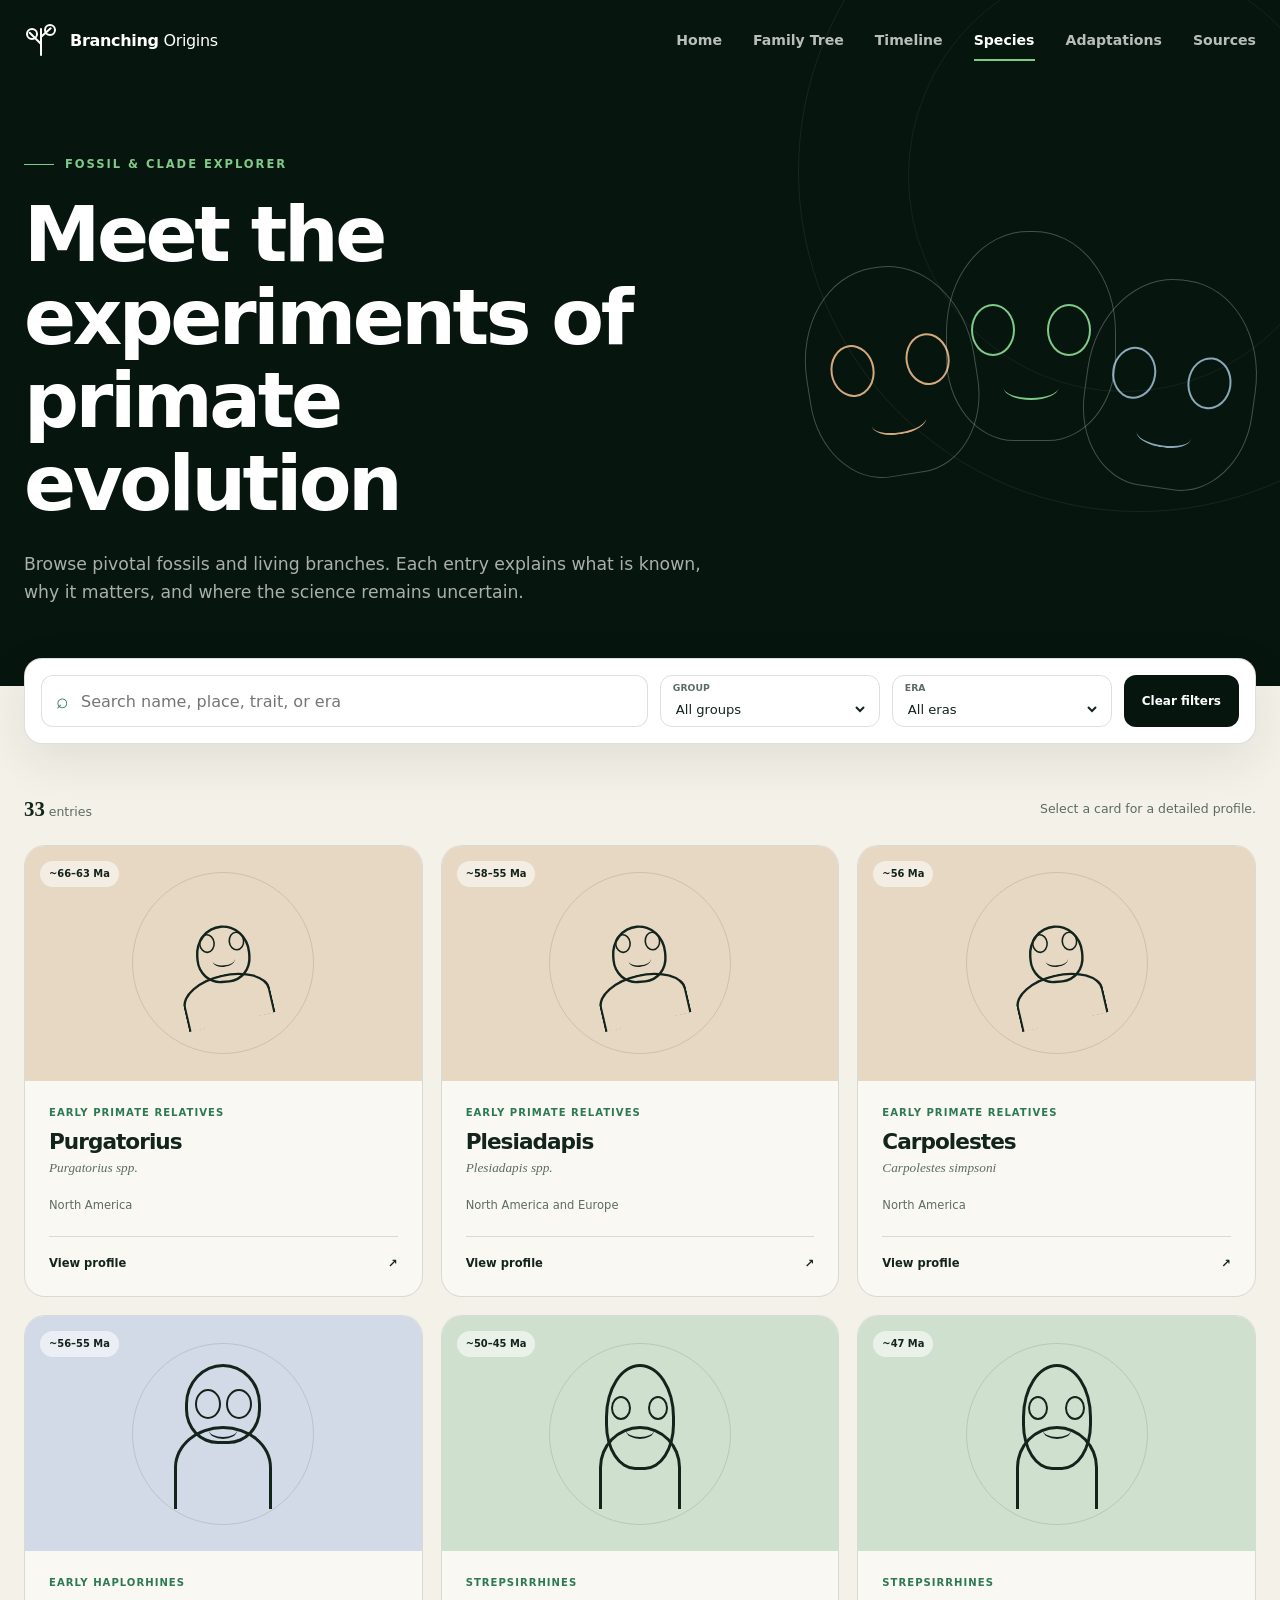
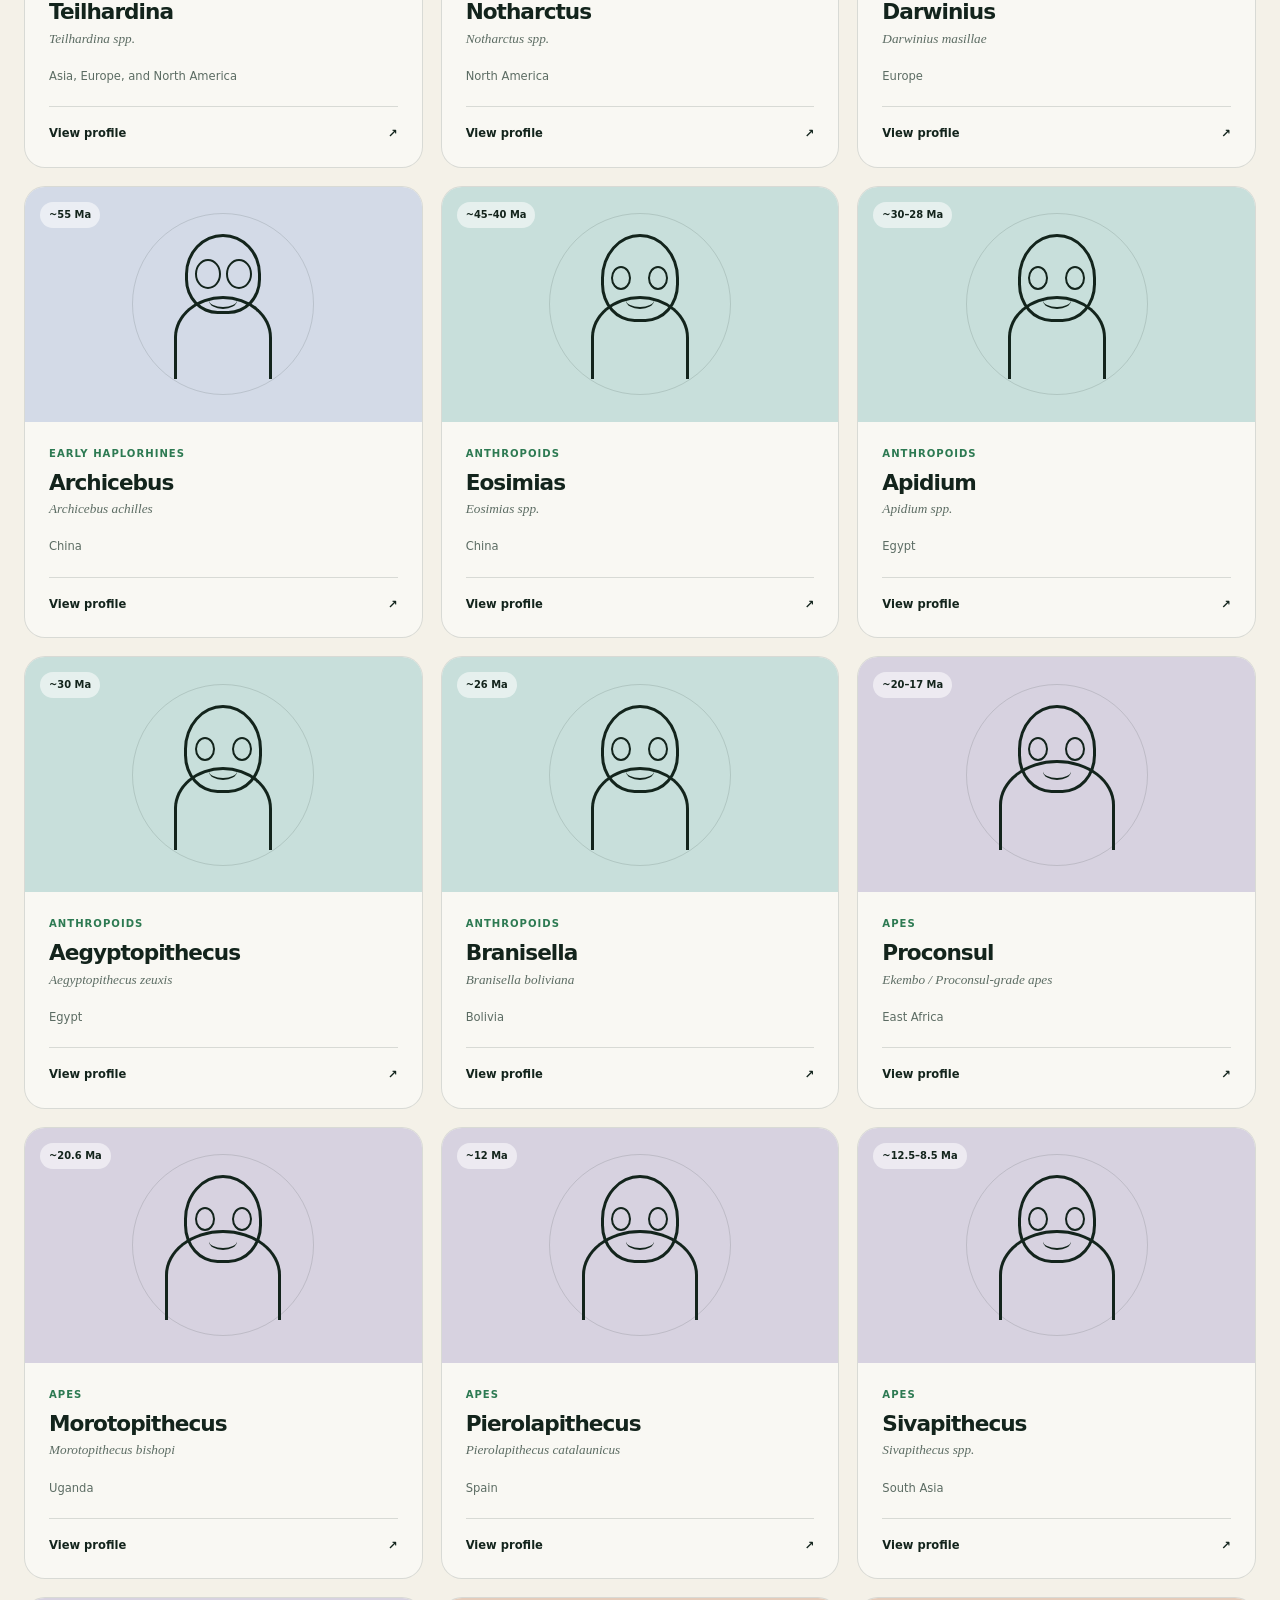
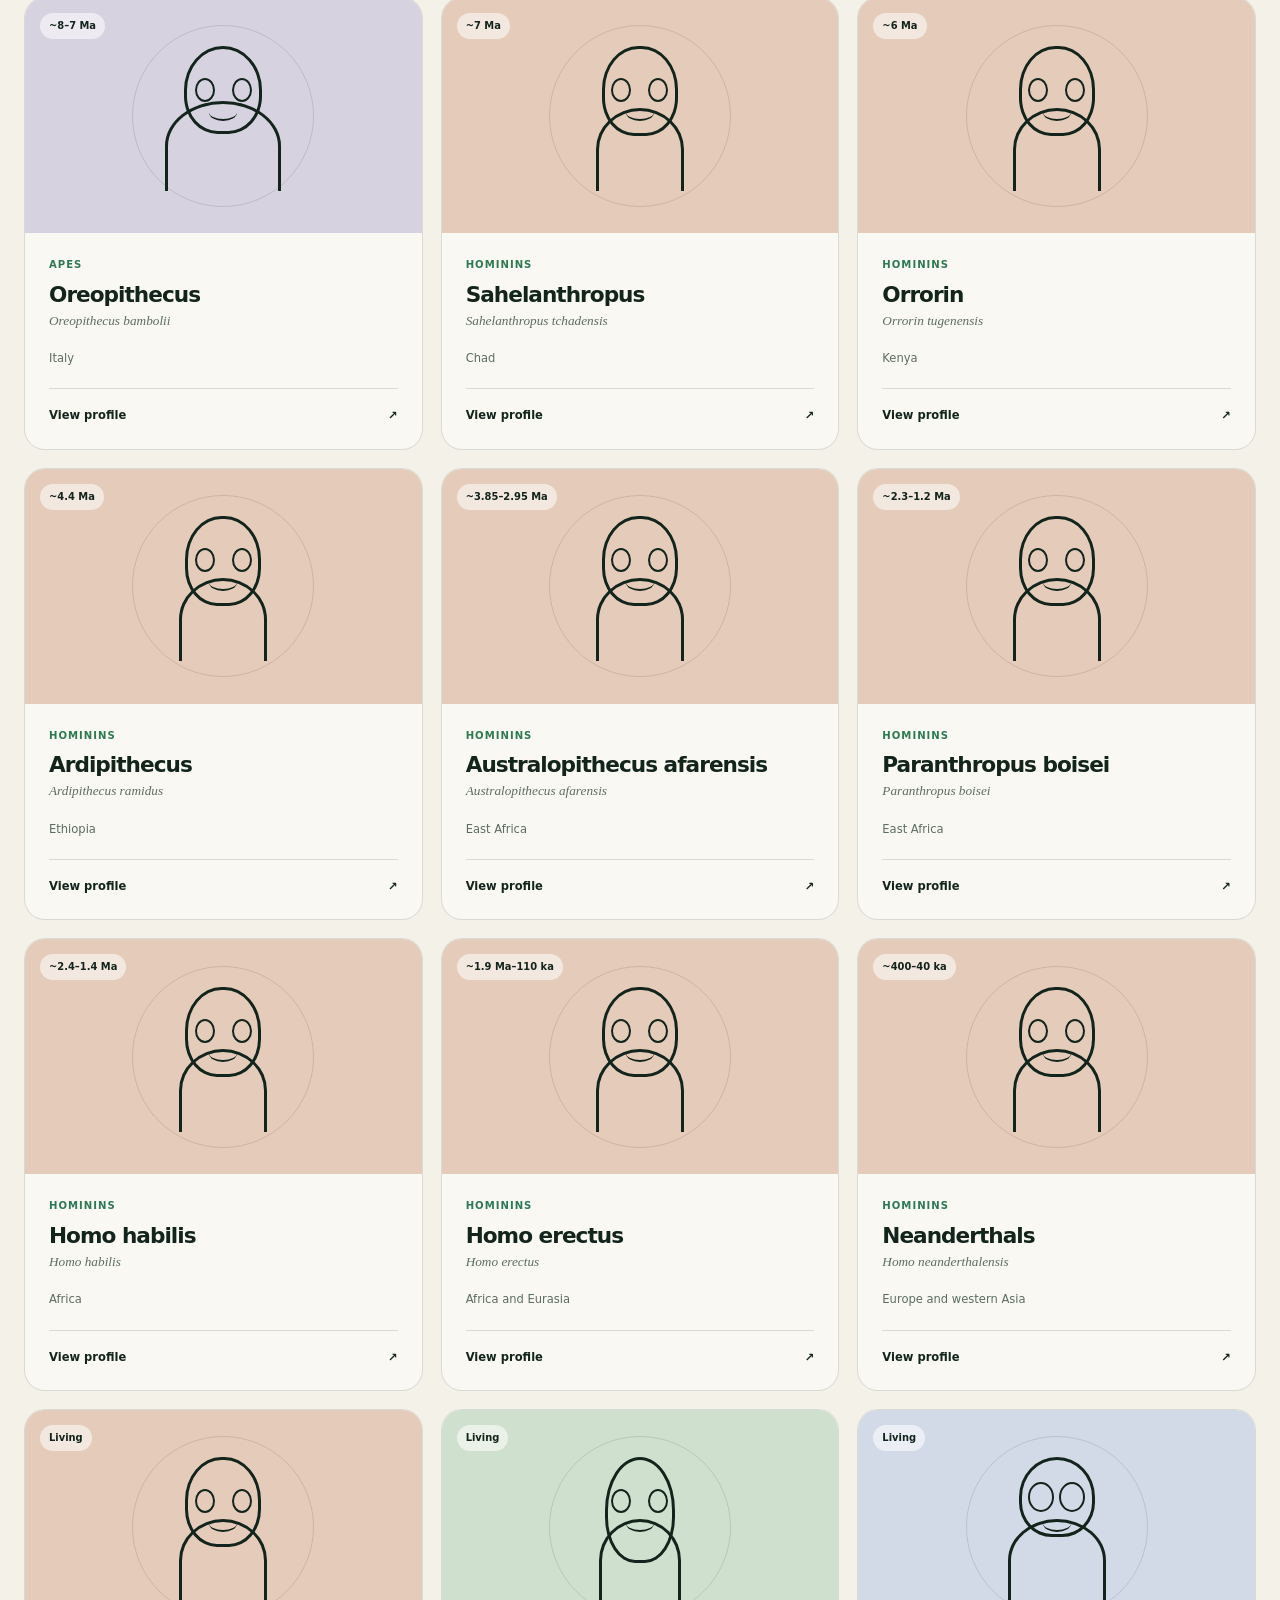
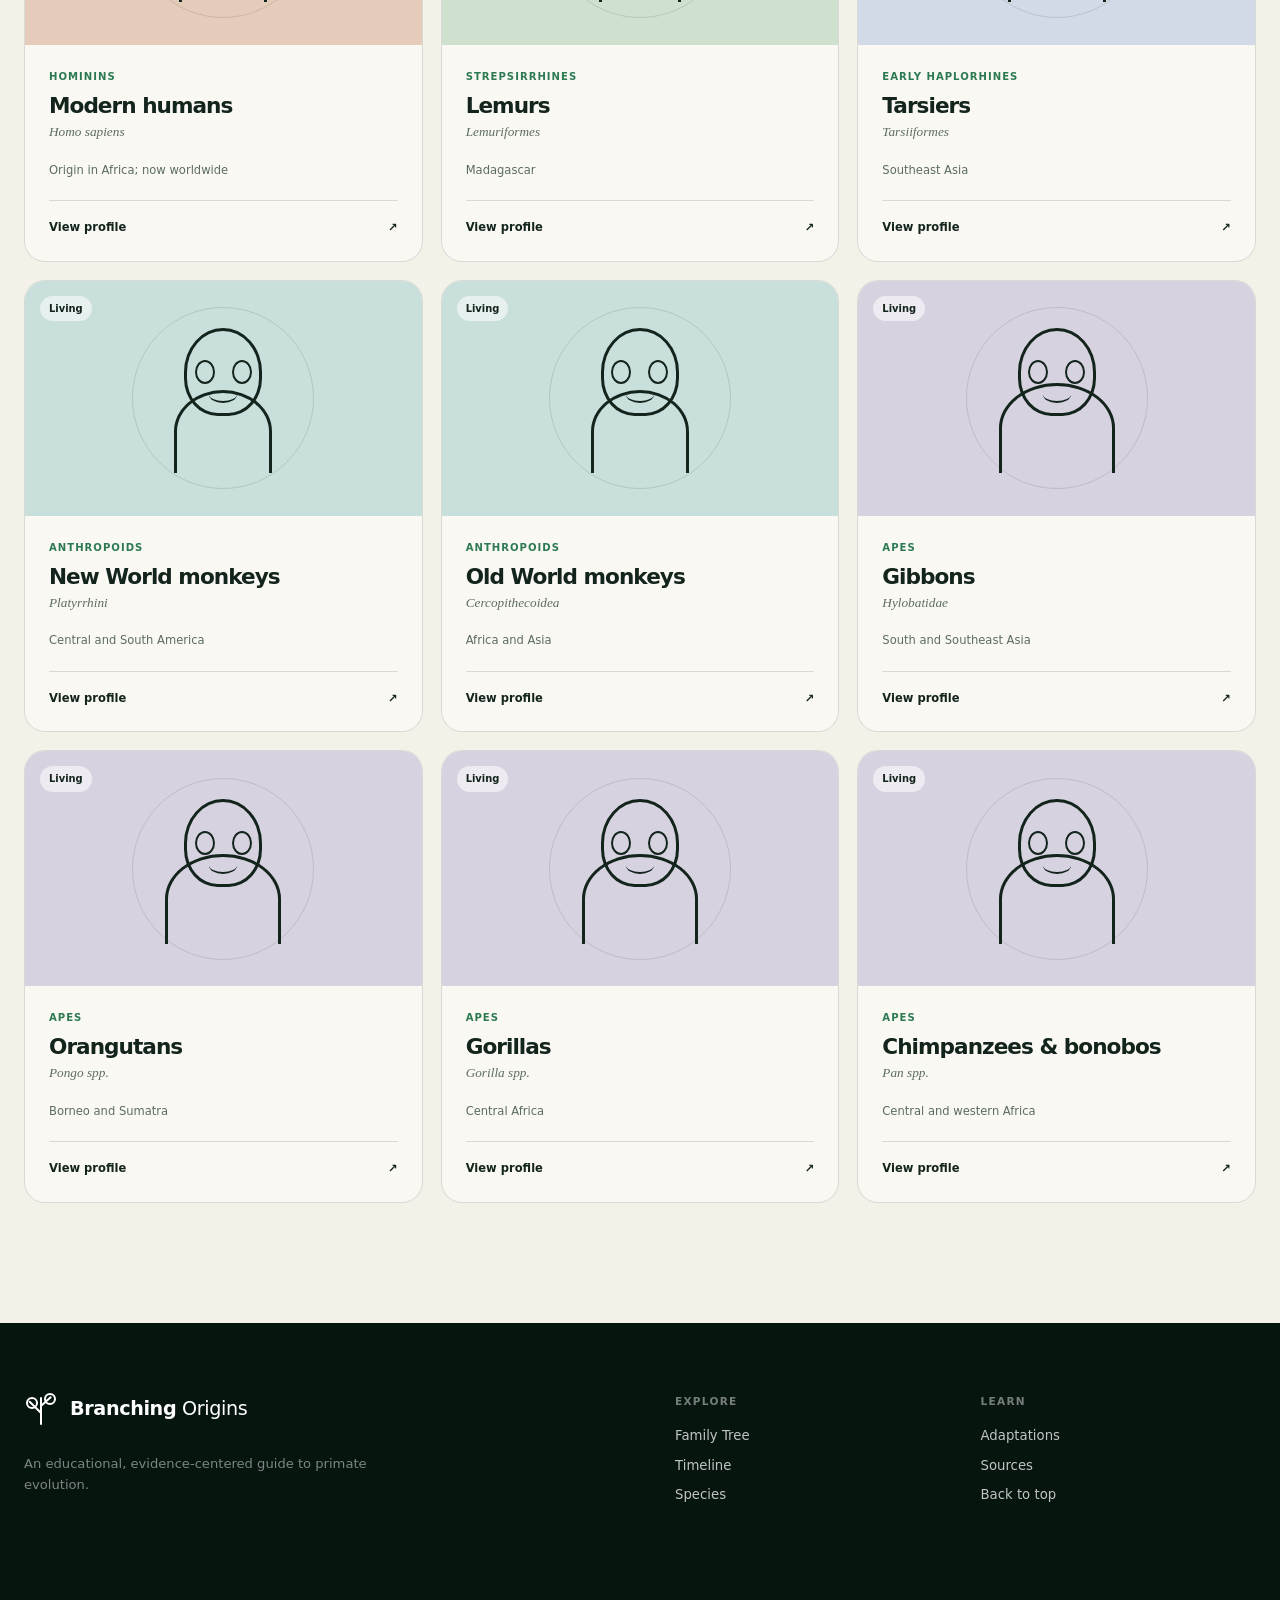
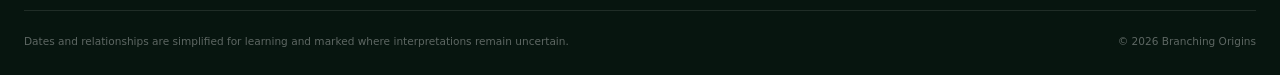
<file: species.html>
<!doctype html>
<html lang="en">
<head>
  <meta charset="utf-8">
  <meta name="viewport" content="width=device-width, initial-scale=1">
  <meta name="description" content="Search and explore important fossil taxa and living branches in primate evolution.">
  <meta name="theme-color" content="#07150f">
  <title>Species Explorer — Branching Origins</title>
  <link rel="icon" href="data:image/svg+xml,%3Csvg xmlns='http://www.w3.org/2000/svg' viewBox='0 0 100 100'%3E%3Ctext y='.9em' font-size='90'%3E🌿%3C/text%3E%3C/svg%3E">
  <link rel="stylesheet" href="css/styles.css">
  <script defer src="js/data.js"></script>
  <script defer src="js/main.js"></script>
  <script defer src="js/species.js"></script>
</head>
<body data-page="species">
  <a class="skip-link" href="#main">Skip to content</a>
  <header class="site-header" id="top"><a class="brand" href="index.html" aria-label="Branching Origins home"><span class="brand-mark" aria-hidden="true"><span></span><span></span><span></span></span><span><strong>Branching</strong> Origins</span></a><button class="menu-toggle" type="button" aria-expanded="false" aria-controls="primary-nav"><span></span><span></span><span></span><span class="sr-only">Open navigation</span></button><nav class="primary-nav" id="primary-nav" aria-label="Primary navigation"><a href="index.html" data-nav="home">Home</a><a href="tree.html" data-nav="tree">Family Tree</a><a href="timeline.html" data-nav="timeline">Timeline</a><a href="species.html" data-nav="species">Species</a><a href="anatomy.html" data-nav="anatomy">Adaptations</a><a href="sources.html" data-nav="sources">Sources</a></nav></header>

  <main id="main" class="tool-page">
    <section class="page-hero species-hero">
      <div class="page-hero-copy reveal"><p class="eyebrow"><span></span> Fossil & clade explorer</p><h1>Meet the experiments of primate evolution</h1><p>Browse pivotal fossils and living branches. Each entry explains what is known, why it matters, and where the science remains uncertain.</p></div>
      <div class="species-hero-stack reveal" aria-hidden="true"><div class="profile-shape shape-a"><span></span></div><div class="profile-shape shape-b"><span></span></div><div class="profile-shape shape-c"><span></span></div></div>
    </section>

    <section class="species-controls" aria-label="Species explorer filters">
      <div class="search-field species-search"><span aria-hidden="true">⌕</span><input id="species-search" type="search" placeholder="Search name, place, trait, or era"></div>
      <div class="select-wrap"><label for="species-group">Group</label><select id="species-group"><option value="all">All groups</option><option value="early">Early relatives</option><option value="strepsirrhine">Strepsirrhines</option><option value="haplorhine">Early haplorhines</option><option value="anthropoid">Anthropoids</option><option value="ape">Apes</option><option value="hominin">Hominins</option></select></div>
      <div class="select-wrap"><label for="species-era">Era</label><select id="species-era"><option value="all">All eras</option><option value="paleocene">Paleocene</option><option value="eocene">Eocene</option><option value="oligocene">Oligocene</option><option value="miocene">Miocene</option><option value="pliocene">Pliocene</option><option value="quaternary">Quaternary</option><option value="living">Living groups</option></select></div>
      <button class="clear-filters" id="clear-species-filters" type="button">Clear filters</button>
    </section>

    <section class="species-results">
      <div class="results-bar"><p><strong id="species-count">0</strong> entries</p><p class="result-note">Select a card for a detailed profile.</p></div>
      <div class="species-grid" id="species-grid"></div>
      <div class="empty-state" id="species-empty" hidden><span>⌕</span><h2>No matching entry</h2><p>Try a broader group, era, or search term.</p></div>
    </section>
  </main>

  <dialog class="species-dialog" id="species-dialog" aria-labelledby="dialog-title">
    <button class="dialog-close" type="button" aria-label="Close profile">×</button>
    <div id="species-dialog-content"></div>
  </dialog>

  <footer class="site-footer"><div class="footer-brand"><a class="brand" href="index.html"><span class="brand-mark" aria-hidden="true"><span></span><span></span><span></span></span><span><strong>Branching</strong> Origins</span></a><p>An educational, evidence-centered guide to primate evolution.</p></div><div class="footer-links"><div><strong>Explore</strong><a href="tree.html">Family Tree</a><a href="timeline.html">Timeline</a><a href="species.html">Species</a></div><div><strong>Learn</strong><a href="anatomy.html">Adaptations</a><a href="sources.html">Sources</a><a href="#top">Back to top</a></div></div><p class="footer-note">Dates and relationships are simplified for learning and marked where interpretations remain uncertain. <span>© <span data-year></span> Branching Origins</span></p></footer>
</body>
</html>
</file>
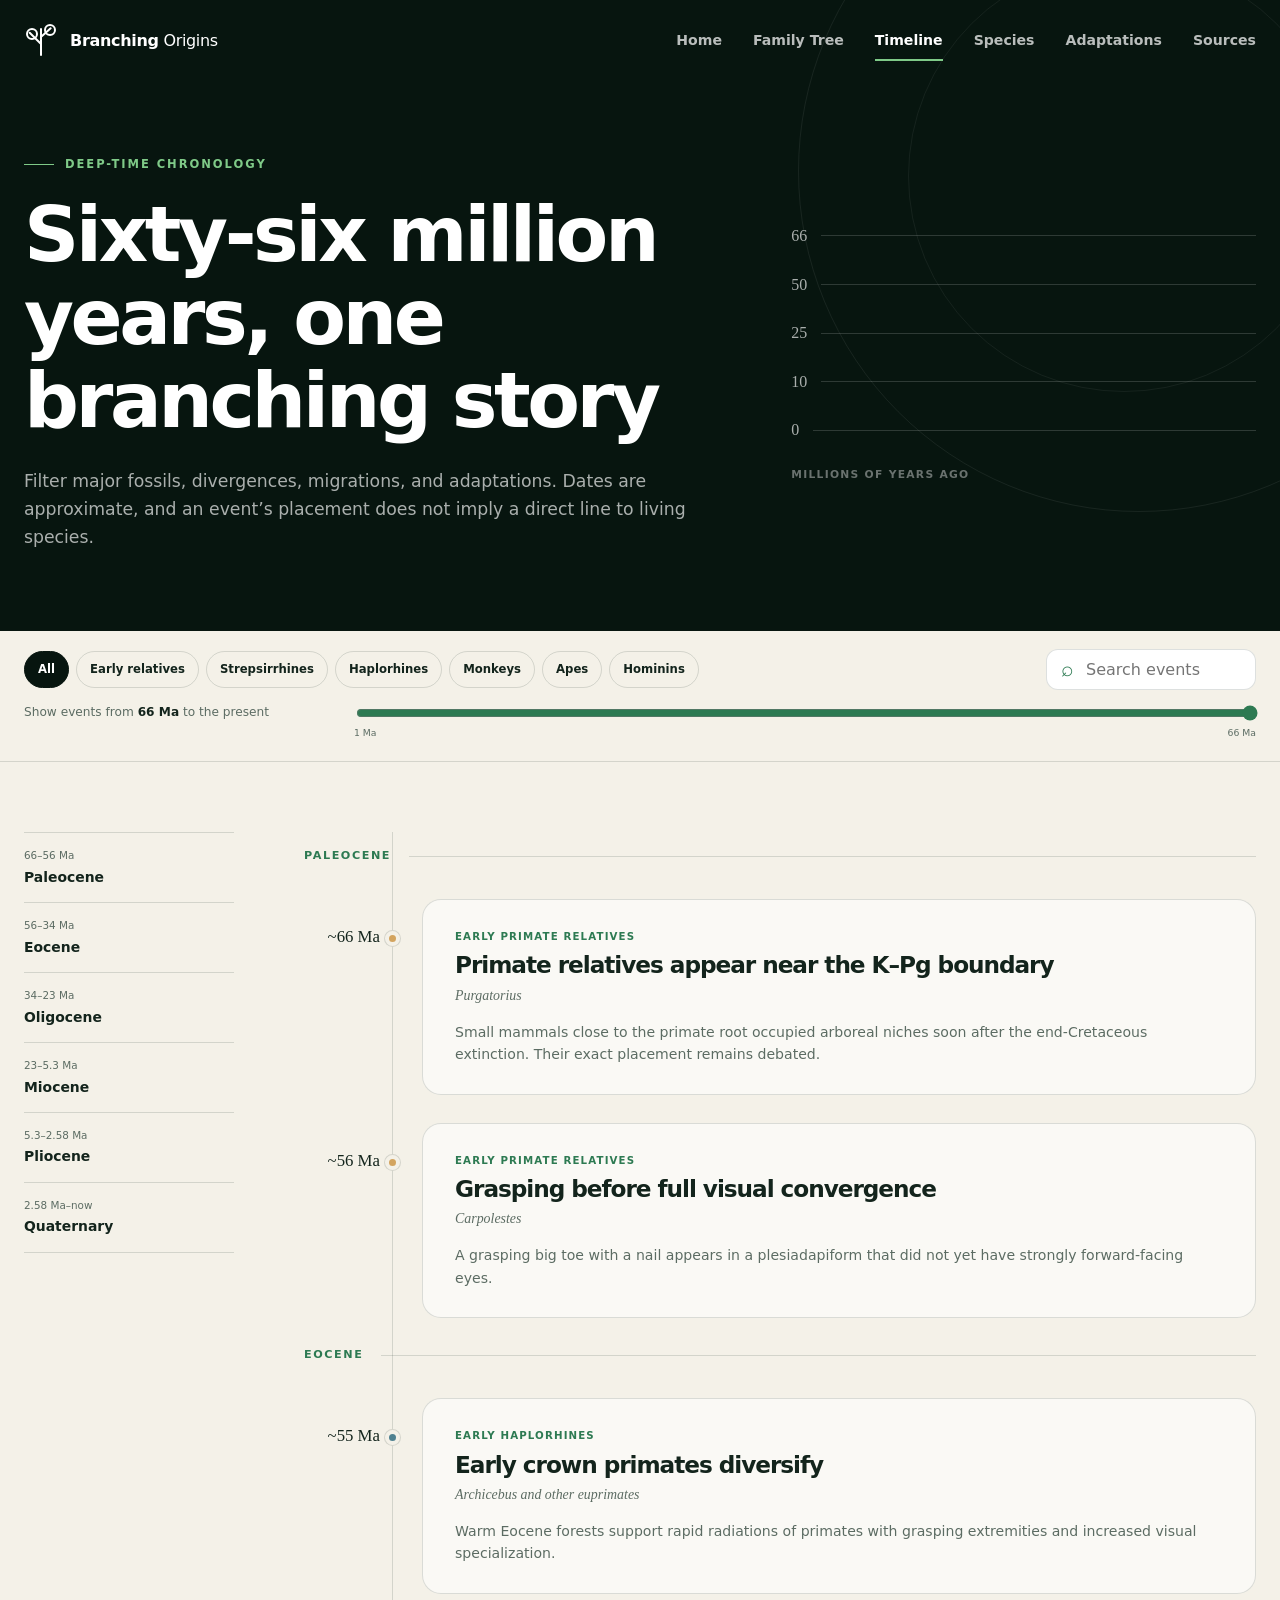
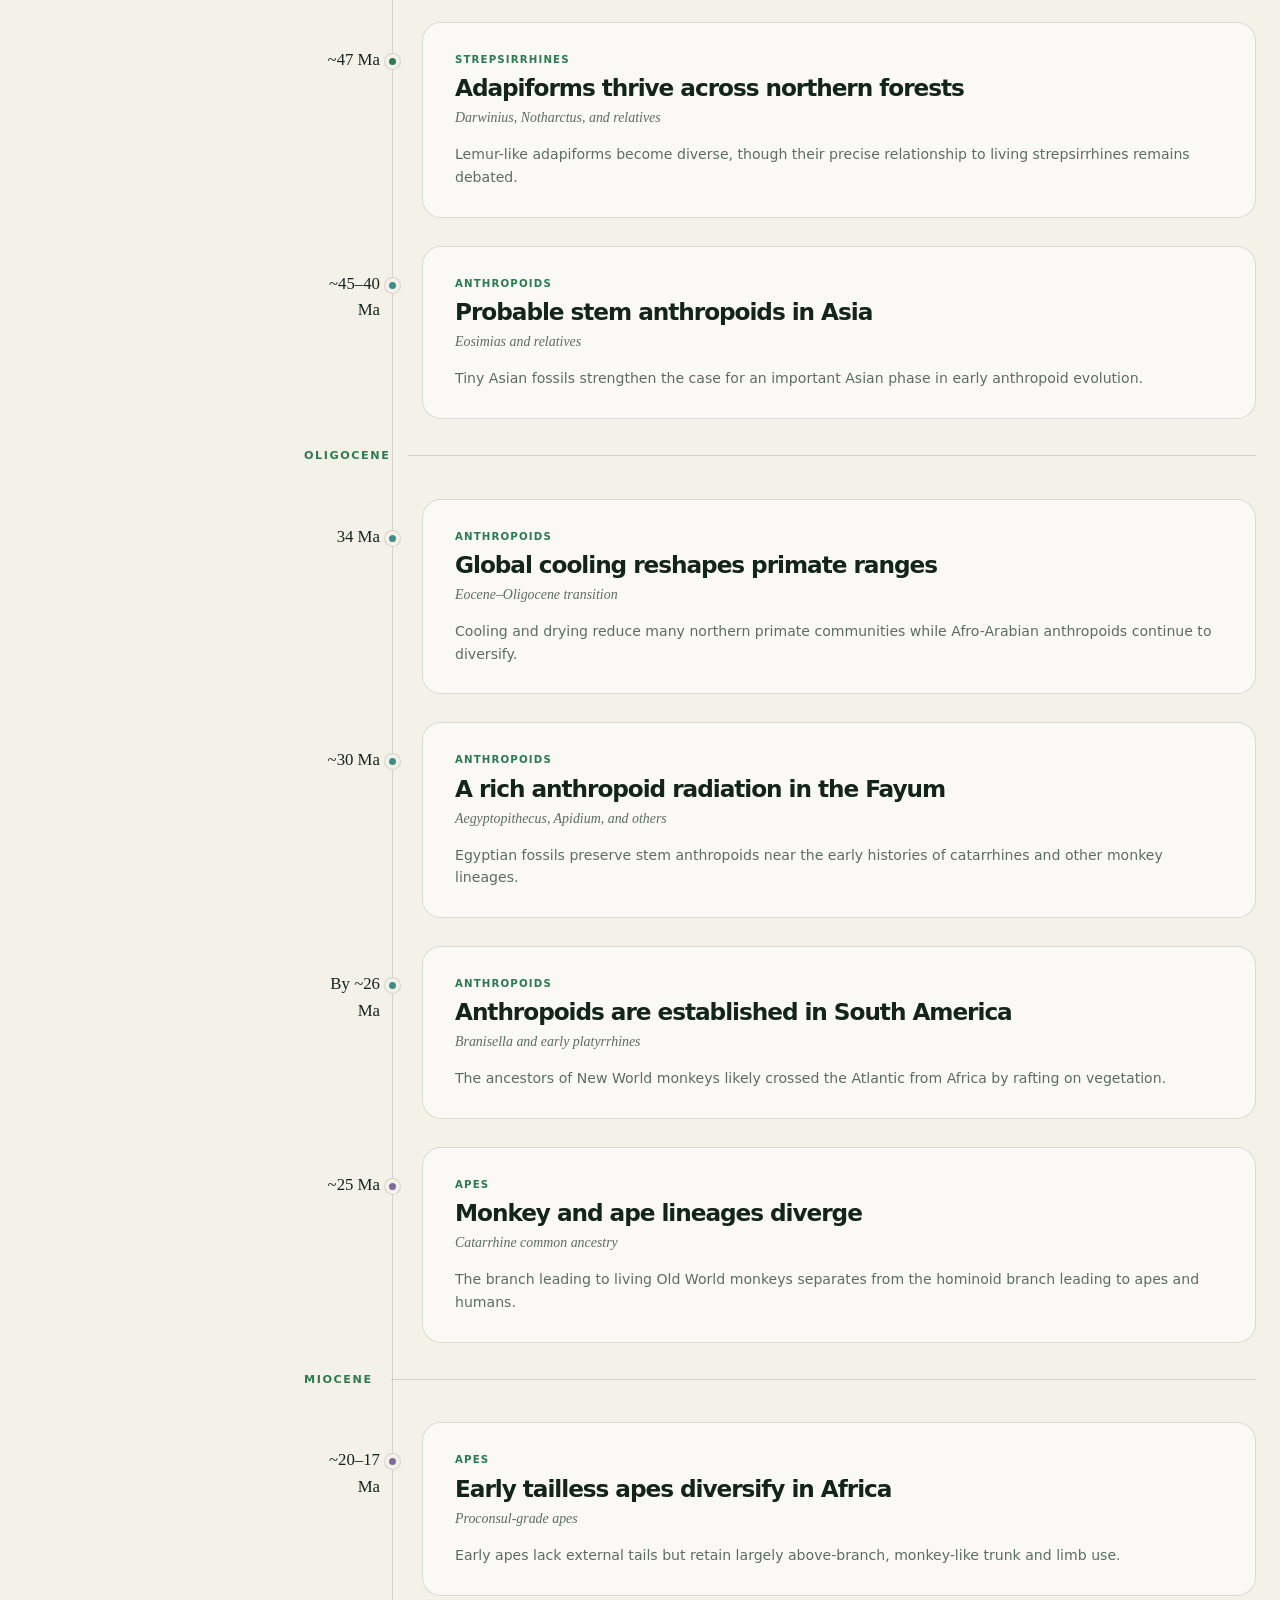
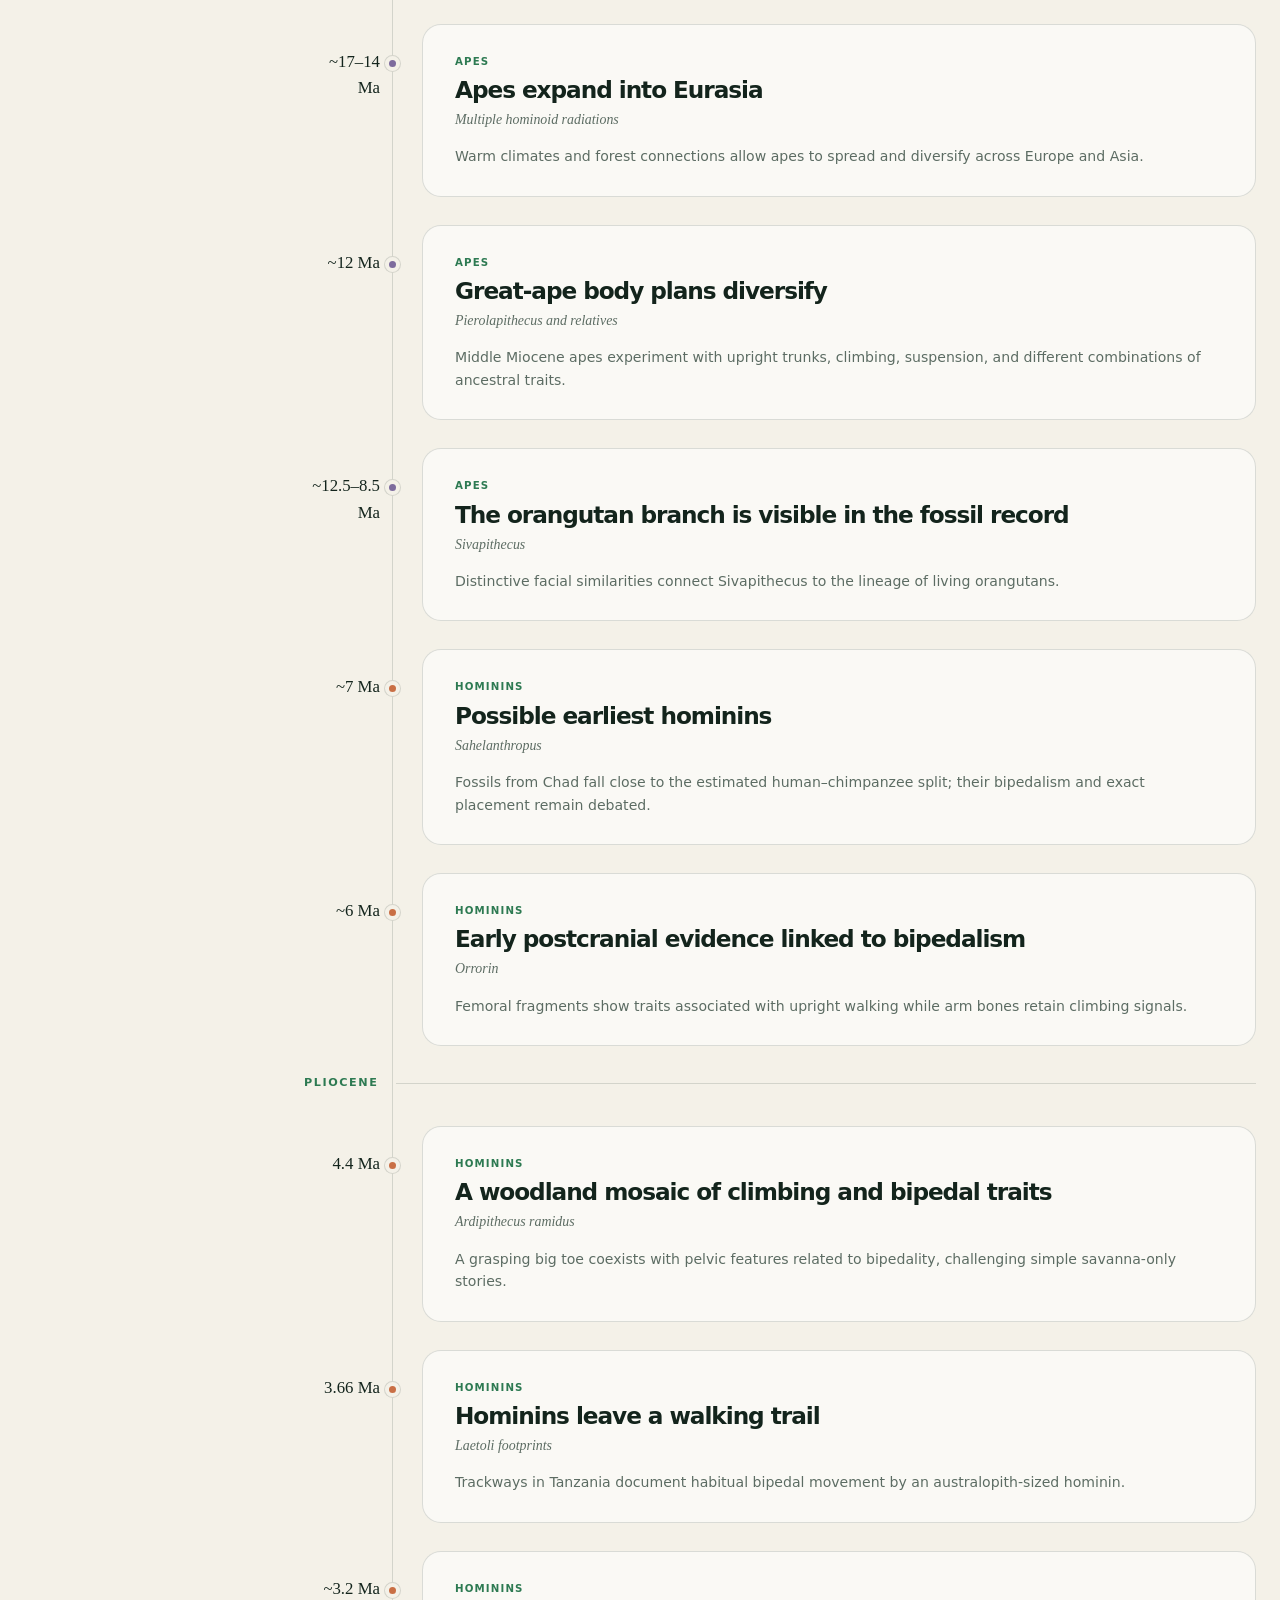
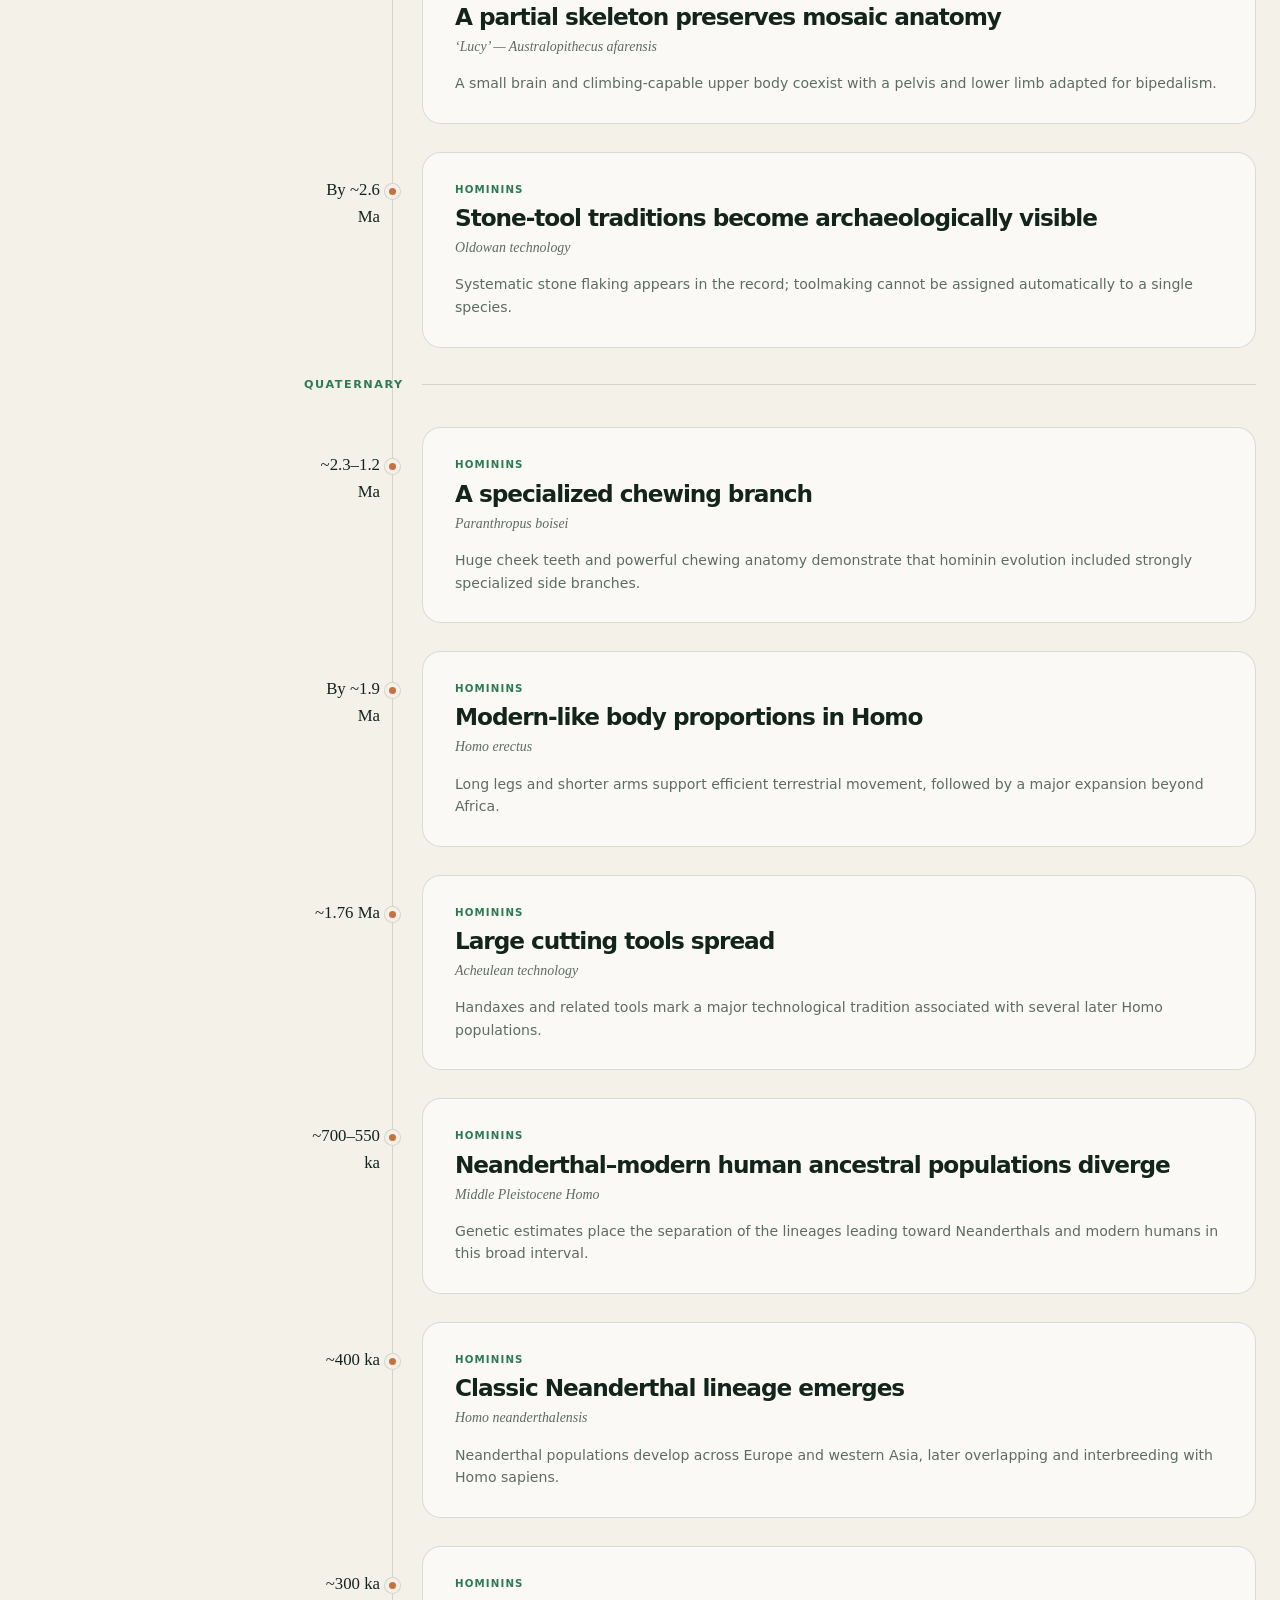
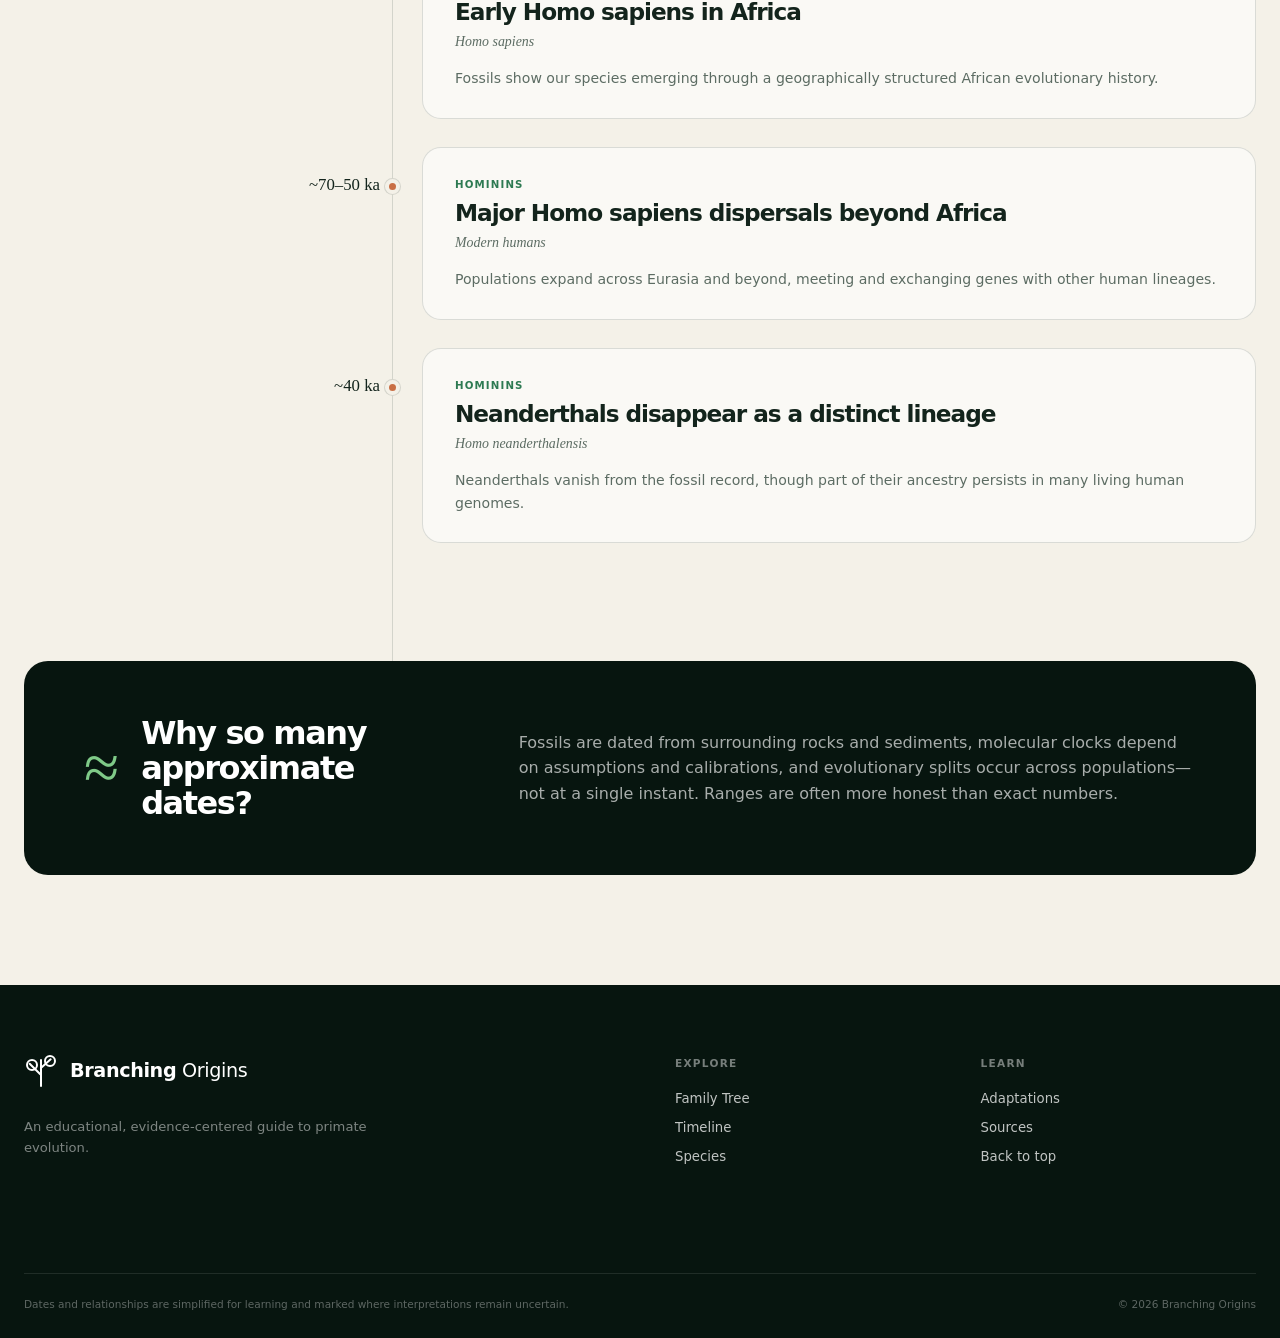
<file: timeline.html>
<!doctype html>
<html lang="en">
<head>
  <meta charset="utf-8">
  <meta name="viewport" content="width=device-width, initial-scale=1">
  <meta name="description" content="A filterable timeline of major events in primate evolution.">
  <meta name="theme-color" content="#07150f">
  <title>Evolution Timeline — Branching Origins</title>
  <link rel="icon" href="data:image/svg+xml,%3Csvg xmlns='http://www.w3.org/2000/svg' viewBox='0 0 100 100'%3E%3Ctext y='.9em' font-size='90'%3E🌿%3C/text%3E%3C/svg%3E">
  <link rel="stylesheet" href="css/styles.css">
  <script defer src="js/data.js"></script>
  <script defer src="js/main.js"></script>
  <script defer src="js/timeline.js"></script>
</head>
<body data-page="timeline">
  <a class="skip-link" href="#main">Skip to content</a>
  <header class="site-header" id="top"><a class="brand" href="index.html" aria-label="Branching Origins home"><span class="brand-mark" aria-hidden="true"><span></span><span></span><span></span></span><span><strong>Branching</strong> Origins</span></a><button class="menu-toggle" type="button" aria-expanded="false" aria-controls="primary-nav"><span></span><span></span><span></span><span class="sr-only">Open navigation</span></button><nav class="primary-nav" id="primary-nav" aria-label="Primary navigation"><a href="index.html" data-nav="home">Home</a><a href="tree.html" data-nav="tree">Family Tree</a><a href="timeline.html" data-nav="timeline">Timeline</a><a href="species.html" data-nav="species">Species</a><a href="anatomy.html" data-nav="anatomy">Adaptations</a><a href="sources.html" data-nav="sources">Sources</a></nav></header>

  <main id="main" class="tool-page">
    <section class="page-hero timeline-hero">
      <div class="page-hero-copy reveal"><p class="eyebrow"><span></span> Deep-time chronology</p><h1>Sixty-six million years, one branching story</h1><p>Filter major fossils, divergences, migrations, and adaptations. Dates are approximate, and an event’s placement does not imply a direct line to living species.</p></div>
      <div class="time-scale-art reveal" aria-hidden="true"><div><span>66</span><i></i></div><div><span>50</span><i></i></div><div><span>25</span><i></i></div><div><span>10</span><i></i></div><div><span>0</span><i></i></div><b>millions of years ago</b></div>
    </section>

    <section class="timeline-controls" aria-label="Timeline filters">
      <div class="control-row">
        <div class="filter-buttons" id="timeline-filters" role="group" aria-label="Filter by evolutionary group">
          <button class="active" data-filter="all" type="button">All</button>
          <button data-filter="early" type="button">Early relatives</button>
          <button data-filter="strepsirrhine" type="button">Strepsirrhines</button>
          <button data-filter="haplorhine" type="button">Haplorhines</button>
          <button data-filter="anthropoid" type="button">Monkeys</button>
          <button data-filter="ape" type="button">Apes</button>
          <button data-filter="hominin" type="button">Hominins</button>
        </div>
        <div class="search-field timeline-search"><span aria-hidden="true">⌕</span><input id="timeline-search" type="search" placeholder="Search events"></div>
      </div>
      <div class="range-control">
        <label for="age-range">Show events from <strong><span id="age-range-value">66</span> Ma</strong> to the present</label>
        <input id="age-range" type="range" min="1" max="66" value="66" step="1">
        <div class="range-labels"><span>1 Ma</span><span>66 Ma</span></div>
      </div>
    </section>

    <section class="timeline-layout">
      <aside class="era-index" aria-label="Geologic era index">
        <button data-era="paleocene" type="button"><span>66–56 Ma</span><strong>Paleocene</strong></button>
        <button data-era="eocene" type="button"><span>56–34 Ma</span><strong>Eocene</strong></button>
        <button data-era="oligocene" type="button"><span>34–23 Ma</span><strong>Oligocene</strong></button>
        <button data-era="miocene" type="button"><span>23–5.3 Ma</span><strong>Miocene</strong></button>
        <button data-era="pliocene" type="button"><span>5.3–2.58 Ma</span><strong>Pliocene</strong></button>
        <button data-era="quaternary" type="button"><span>2.58 Ma–now</span><strong>Quaternary</strong></button>
      </aside>
      <div class="timeline-stream" id="timeline-stream" aria-live="polite"></div>
    </section>

    <section class="timeline-note section reveal">
      <div><span class="note-symbol">≈</span><h2>Why so many approximate dates?</h2></div>
      <p>Fossils are dated from surrounding rocks and sediments, molecular clocks depend on assumptions and calibrations, and evolutionary splits occur across populations—not at a single instant. Ranges are often more honest than exact numbers.</p>
    </section>
  </main>

  <footer class="site-footer"><div class="footer-brand"><a class="brand" href="index.html"><span class="brand-mark" aria-hidden="true"><span></span><span></span><span></span></span><span><strong>Branching</strong> Origins</span></a><p>An educational, evidence-centered guide to primate evolution.</p></div><div class="footer-links"><div><strong>Explore</strong><a href="tree.html">Family Tree</a><a href="timeline.html">Timeline</a><a href="species.html">Species</a></div><div><strong>Learn</strong><a href="anatomy.html">Adaptations</a><a href="sources.html">Sources</a><a href="#top">Back to top</a></div></div><p class="footer-note">Dates and relationships are simplified for learning and marked where interpretations remain uncertain. <span>© <span data-year></span> Branching Origins</span></p></footer>
</body>
</html>
</file>
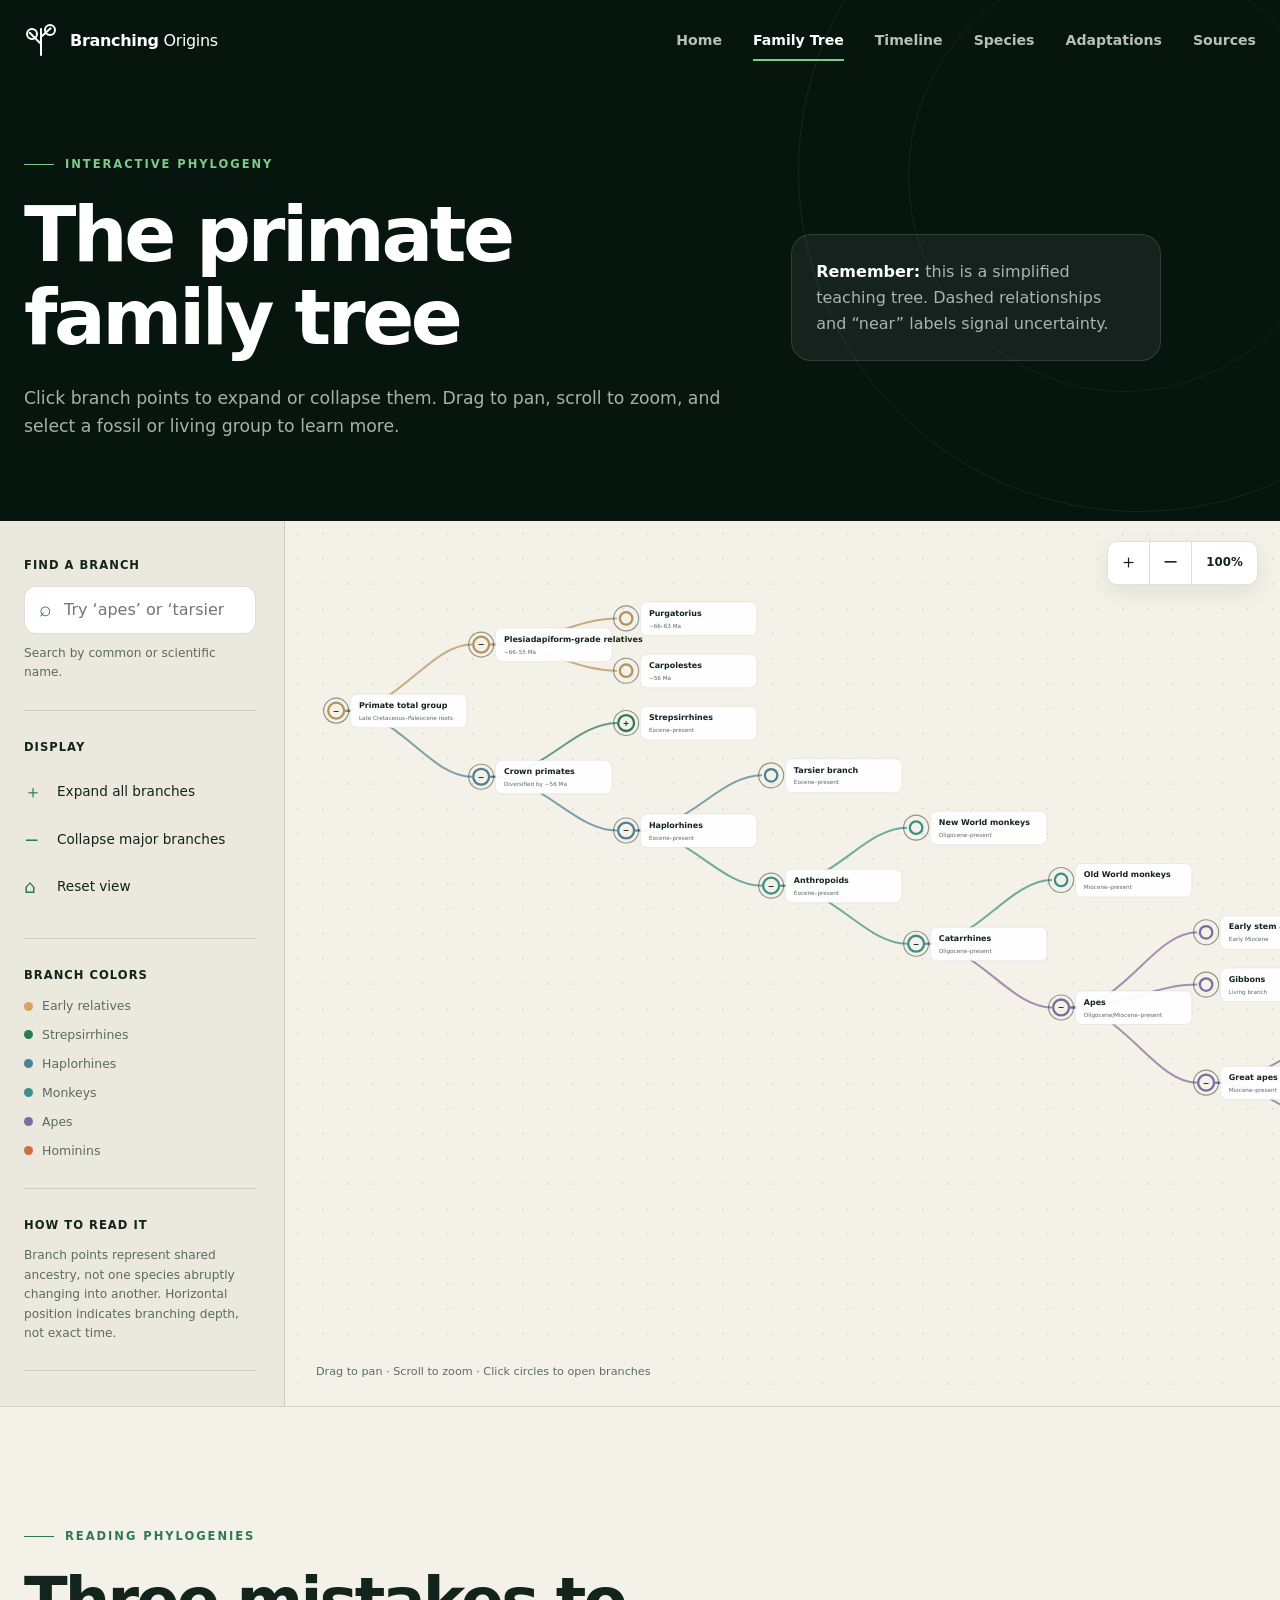
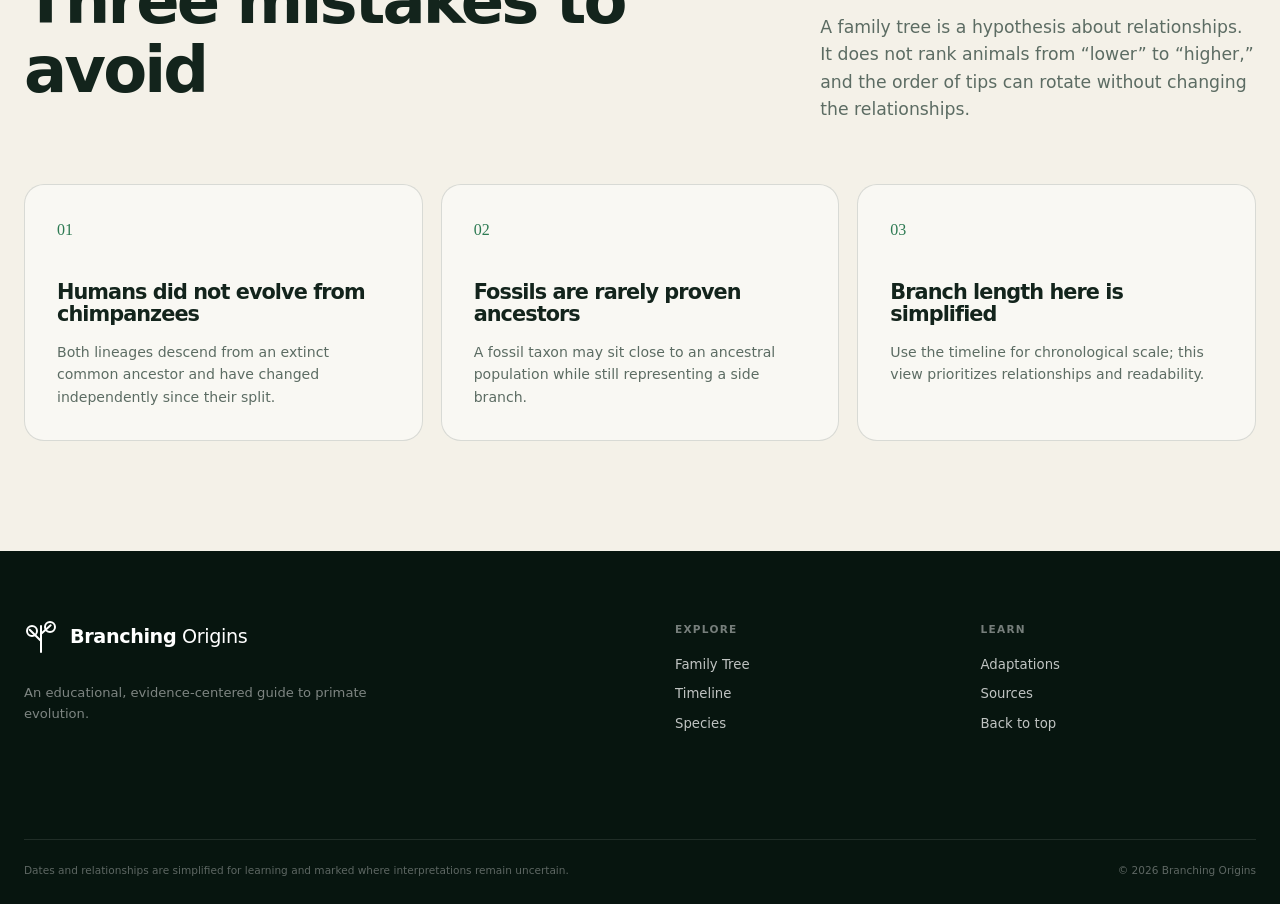
<file: tree.html>
<!doctype html>
<html lang="en">
<head>
  <meta charset="utf-8">
  <meta name="viewport" content="width=device-width, initial-scale=1">
  <meta name="description" content="Explore an interactive, collapsible primate evolutionary family tree.">
  <meta name="theme-color" content="#07150f">
  <title>Interactive Family Tree — Branching Origins</title>
  <link rel="icon" href="data:image/svg+xml,%3Csvg xmlns='http://www.w3.org/2000/svg' viewBox='0 0 100 100'%3E%3Ctext y='.9em' font-size='90'%3E🌿%3C/text%3E%3C/svg%3E">
  <link rel="stylesheet" href="css/styles.css">
  <script defer src="js/data.js"></script>
  <script defer src="js/main.js"></script>
  <script defer src="js/tree.js"></script>
</head>
<body data-page="tree">
  <a class="skip-link" href="#main">Skip to content</a>
  <header class="site-header" id="top">
    <a class="brand" href="index.html" aria-label="Branching Origins home"><span class="brand-mark" aria-hidden="true"><span></span><span></span><span></span></span><span><strong>Branching</strong> Origins</span></a>
    <button class="menu-toggle" type="button" aria-expanded="false" aria-controls="primary-nav"><span></span><span></span><span></span><span class="sr-only">Open navigation</span></button>
    <nav class="primary-nav" id="primary-nav" aria-label="Primary navigation"><a href="index.html" data-nav="home">Home</a><a href="tree.html" data-nav="tree">Family Tree</a><a href="timeline.html" data-nav="timeline">Timeline</a><a href="species.html" data-nav="species">Species</a><a href="anatomy.html" data-nav="anatomy">Adaptations</a><a href="sources.html" data-nav="sources">Sources</a></nav>
  </header>

  <main id="main" class="tool-page">
    <section class="page-hero compact-hero">
      <div class="page-hero-copy reveal">
        <p class="eyebrow"><span></span> Interactive phylogeny</p>
        <h1>The primate family tree</h1>
        <p>Click branch points to expand or collapse them. Drag to pan, scroll to zoom, and select a fossil or living group to learn more.</p>
      </div>
      <div class="page-hero-note reveal"><strong>Remember:</strong> this is a simplified teaching tree. Dashed relationships and “near” labels signal uncertainty.</div>
    </section>

    <section class="tree-workspace" aria-label="Interactive primate tree workspace">
      <aside class="tree-sidebar">
        <div class="sidebar-block">
          <label for="tree-search">Find a branch</label>
          <div class="search-field"><span aria-hidden="true">⌕</span><input id="tree-search" type="search" placeholder="Try ‘apes’ or ‘tarsiers’" autocomplete="off"></div>
          <p class="field-help" id="tree-search-status" aria-live="polite">Search by common or scientific name.</p>
        </div>
        <div class="sidebar-block">
          <p class="sidebar-label">Display</p>
          <button class="sidebar-action" id="expand-all" type="button"><span>＋</span> Expand all branches</button>
          <button class="sidebar-action" id="collapse-all" type="button"><span>−</span> Collapse major branches</button>
          <button class="sidebar-action" id="reset-view" type="button"><span>⌂</span> Reset view</button>
        </div>
        <div class="sidebar-block legend-block">
          <p class="sidebar-label">Branch colors</p>
          <div class="legend-list">
            <span><i class="legend-dot root"></i>Early relatives</span>
            <span><i class="legend-dot strepsirrhine"></i>Strepsirrhines</span>
            <span><i class="legend-dot haplorhine"></i>Haplorhines</span>
            <span><i class="legend-dot anthropoid"></i>Monkeys</span>
            <span><i class="legend-dot ape"></i>Apes</span>
            <span><i class="legend-dot hominin"></i>Hominins</span>
          </div>
        </div>
        <div class="sidebar-block">
          <p class="sidebar-label">How to read it</p>
          <p class="small-copy">Branch points represent shared ancestry, not one species abruptly changing into another. Horizontal position indicates branching depth, not exact time.</p>
        </div>
      </aside>

      <div class="tree-canvas-wrap">
        <div class="tree-toolbar" aria-label="Tree zoom controls">
          <button id="zoom-in" type="button" aria-label="Zoom in">＋</button>
          <button id="zoom-out" type="button" aria-label="Zoom out">−</button>
          <span id="zoom-level">100%</span>
        </div>
        <svg id="primate-tree" class="primate-tree" role="img" aria-labelledby="tree-title tree-desc">
          <title id="tree-title">Interactive primate evolutionary family tree</title>
          <desc id="tree-desc">A branching diagram from early primate relatives to living lemurs, monkeys, apes, and humans.</desc>
          <g id="tree-stage"></g>
        </svg>
        <div class="tree-empty" id="tree-empty" hidden>No matching branch was found.</div>
        <div class="tree-tip">Drag to pan · Scroll to zoom · Click circles to open branches</div>
      </div>
    </section>

    <section class="tree-explainer section">
      <div class="section-heading split-heading reveal">
        <div><p class="eyebrow"><span></span> Reading phylogenies</p><h2>Three mistakes to avoid</h2></div>
        <p>A family tree is a hypothesis about relationships. It does not rank animals from “lower” to “higher,” and the order of tips can rotate without changing the relationships.</p>
      </div>
      <div class="mini-card-grid">
        <article class="mini-card reveal"><span>01</span><h3>Humans did not evolve from chimpanzees</h3><p>Both lineages descend from an extinct common ancestor and have changed independently since their split.</p></article>
        <article class="mini-card reveal"><span>02</span><h3>Fossils are rarely proven ancestors</h3><p>A fossil taxon may sit close to an ancestral population while still representing a side branch.</p></article>
        <article class="mini-card reveal"><span>03</span><h3>Branch length here is simplified</h3><p>Use the timeline for chronological scale; this view prioritizes relationships and readability.</p></article>
      </div>
    </section>
  </main>

  <footer class="site-footer"><div class="footer-brand"><a class="brand" href="index.html"><span class="brand-mark" aria-hidden="true"><span></span><span></span><span></span></span><span><strong>Branching</strong> Origins</span></a><p>An educational, evidence-centered guide to primate evolution.</p></div><div class="footer-links"><div><strong>Explore</strong><a href="tree.html">Family Tree</a><a href="timeline.html">Timeline</a><a href="species.html">Species</a></div><div><strong>Learn</strong><a href="anatomy.html">Adaptations</a><a href="sources.html">Sources</a><a href="#top">Back to top</a></div></div><p class="footer-note">Dates and relationships are simplified for learning and marked where interpretations remain uncertain. <span>© <span data-year></span> Branching Origins</span></p></footer>
</body>
</html>
</file>
<file: css/styles.css>
:root {
  --ink: #13241c;
  --muted: #5c6c63;
  --paper: #f4f1e8;
  --paper-2: #ebe7da;
  --dark: #07150f;
  --dark-2: #0d2117;
  --line: rgba(19, 36, 28, .14);
  --green: #2d7a52;
  --green-bright: #7fca88;
  --mint: #cde8cf;
  --gold: #d3a45f;
  --orange: #c96f45;
  --blue: #4f8190;
  --purple: #7d6b9d;
  --red: #b85e52;
  --radius: 24px;
  --shadow: 0 24px 70px rgba(20, 35, 27, .12);
  --max: 1240px;
}

* { box-sizing: border-box; }
html { scroll-behavior: smooth; }
body {
  margin: 0;
  color: var(--ink);
  background: var(--paper);
  font-family: Inter, ui-sans-serif, system-ui, -apple-system, BlinkMacSystemFont, "Segoe UI", sans-serif;
  line-height: 1.6;
  overflow-x: hidden;
}
body.nav-open { overflow: hidden; }
a { color: inherit; }
button, input, select { font: inherit; }
button { color: inherit; }
img, svg { display: block; max-width: 100%; }
::selection { background: var(--green-bright); color: var(--dark); }

.sr-only {
  position: absolute;
  width: 1px;
  height: 1px;
  padding: 0;
  margin: -1px;
  overflow: hidden;
  clip: rect(0,0,0,0);
  white-space: nowrap;
  border: 0;
}
.skip-link {
  position: fixed;
  z-index: 999;
  top: 12px;
  left: 12px;
  padding: 10px 16px;
  color: white;
  background: var(--dark);
  border-radius: 8px;
  transform: translateY(-150%);
  transition: .2s;
}
.skip-link:focus { transform: translateY(0); }

.site-header {
  position: fixed;
  z-index: 100;
  inset: 0 0 auto;
  height: 82px;
  padding: 0 max(24px, calc((100vw - var(--max)) / 2));
  display: flex;
  align-items: center;
  justify-content: space-between;
  color: white;
  border-bottom: 1px solid transparent;
  transition: background .3s, border-color .3s, height .3s, backdrop-filter .3s;
}
.site-header.scrolled {
  height: 70px;
  background: rgba(7, 21, 15, .88);
  border-color: rgba(255,255,255,.1);
  backdrop-filter: blur(18px);
}
.brand {
  display: inline-flex;
  align-items: center;
  gap: 13px;
  text-decoration: none;
  letter-spacing: -.02em;
  white-space: nowrap;
}
.brand strong { font-weight: 780; }
.brand-mark {
  width: 33px;
  height: 33px;
  position: relative;
  display: inline-block;
}
.brand-mark span {
  position: absolute;
  width: 2px;
  background: currentColor;
  border-radius: 2px;
  transform-origin: bottom;
}
.brand-mark span:nth-child(1) { height: 28px; left: 16px; bottom: 1px; }
.brand-mark span:nth-child(2) { height: 17px; left: 16px; bottom: 13px; transform: rotate(-45deg); }
.brand-mark span:nth-child(3) { height: 14px; left: 16px; bottom: 20px; transform: rotate(48deg); }
.brand-mark::before,
.brand-mark::after {
  content: "";
  position: absolute;
  width: 8px;
  height: 8px;
  border: 2px solid currentColor;
  border-radius: 50%;
}
.brand-mark::before { left: 2px; top: 4px; }
.brand-mark::after { right: 1px; top: 0; }

.primary-nav { display: flex; align-items: center; gap: 31px; }
.primary-nav a {
  position: relative;
  text-decoration: none;
  color: rgba(255,255,255,.72);
  font-size: .88rem;
  font-weight: 620;
  transition: color .2s;
}
.primary-nav a::after {
  content: "";
  position: absolute;
  left: 0;
  right: 100%;
  bottom: -9px;
  height: 2px;
  background: var(--green-bright);
  transition: right .25s;
}
.primary-nav a:hover,
.primary-nav a[aria-current="page"] { color: white; }
.primary-nav a:hover::after,
.primary-nav a[aria-current="page"]::after { right: 0; }
.menu-toggle { display: none; }

.section {
  width: min(var(--max), calc(100% - 48px));
  margin-inline: auto;
  padding-block: 110px;
}
.eyebrow {
  display: flex;
  align-items: center;
  gap: 11px;
  margin: 0 0 21px;
  color: var(--green);
  font-size: .72rem;
  font-weight: 800;
  letter-spacing: .17em;
  text-transform: uppercase;
}
.eyebrow > span { width: 30px; height: 1px; background: currentColor; }
.eyebrow.light { color: var(--green-bright); }
.eyebrow.centered { justify-content: center; }
h1, h2, h3, p { margin-top: 0; }
h1, h2, h3 { line-height: 1.08; letter-spacing: -.045em; }
.section-heading { max-width: 800px; margin-bottom: 55px; }
.section-heading h2 { margin-bottom: 24px; font-size: clamp(2.35rem, 5vw, 4.65rem); font-weight: 710; }
.section-heading > p:not(.eyebrow),
.split-heading > p { color: var(--muted); font-size: 1.08rem; }
.split-heading { max-width: none; display: grid; grid-template-columns: minmax(0, 1.25fr) minmax(280px, .75fr); align-items: end; gap: 70px; }
.split-heading > p { margin-bottom: 5px; }

.button {
  display: inline-flex;
  align-items: center;
  justify-content: center;
  gap: 12px;
  min-height: 54px;
  padding: 0 24px;
  border: 1px solid transparent;
  border-radius: 999px;
  text-decoration: none;
  font-size: .92rem;
  font-weight: 750;
  transition: transform .2s, background .2s, border-color .2s, color .2s;
}
.button:hover { transform: translateY(-2px); }
.button-primary { color: var(--dark); background: var(--green-bright); }
.button-primary:hover { background: #a4e0a8; }
.button-ghost { color: white; border-color: rgba(255,255,255,.3); }
.button-ghost:hover { border-color: white; background: rgba(255,255,255,.08); }
.button-light { color: var(--dark); background: white; }
.text-link { display: inline-flex; gap: 10px; font-weight: 750; text-decoration: none; }
.text-link span { transition: transform .2s; }
.text-link:hover span { transform: translateX(5px); }

.reveal { opacity: 0; transform: translateY(24px); transition: opacity .8s ease, transform .8s ease; }
.reveal.visible { opacity: 1; transform: none; }

/* HOME */
.hero {
  min-height: 830px;
  position: relative;
  color: white;
  background:
    radial-gradient(circle at 75% 28%, rgba(56, 118, 77, .24), transparent 30%),
    radial-gradient(circle at 24% 84%, rgba(154, 111, 57, .13), transparent 29%),
    var(--dark);
  overflow: hidden;
}
.home-hero {
  padding: 150px max(24px, calc((100vw - var(--max)) / 2)) 88px;
  display: grid;
  grid-template-columns: minmax(0, .95fr) minmax(450px, 1.05fr);
  align-items: center;
  gap: 20px;
}
.hero-noise {
  position: absolute; inset: 0; opacity: .22; pointer-events: none;
  background-image: url("data:image/svg+xml,%3Csvg viewBox='0 0 180 180' xmlns='http://www.w3.org/2000/svg'%3E%3Cfilter id='n'%3E%3CfeTurbulence type='fractalNoise' baseFrequency='.9' numOctaves='2' stitchTiles='stitch'/%3E%3C/filter%3E%3Crect width='100%25' height='100%25' filter='url(%23n)' opacity='.16'/%3E%3C/svg%3E");
}
.hero-orbit { position: absolute; border: 1px solid rgba(255,255,255,.07); border-radius: 50%; }
.orbit-one { width: 680px; height: 680px; right: -140px; top: 90px; }
.orbit-two { width: 440px; height: 440px; right: -20px; top: 215px; }
.hero-copy { position: relative; z-index: 3; max-width: 670px; }
.hero-copy .eyebrow { color: var(--green-bright); }
.hero h1 { margin: 0 0 31px; font-size: clamp(3.6rem, 6.2vw, 7rem); font-weight: 670; }
.hero h1 em { color: var(--green-bright); font-family: Georgia, serif; font-weight: 400; }
.hero-lede { max-width: 620px; margin-bottom: 35px; color: rgba(255,255,255,.68); font-size: 1.12rem; }
.hero-actions { display: flex; flex-wrap: wrap; gap: 13px; }
.hero-facts { display: grid; grid-template-columns: repeat(3, 1fr); gap: 22px; margin-top: 67px; padding-top: 27px; border-top: 1px solid rgba(255,255,255,.12); }
.hero-facts div { display: grid; gap: 2px; }
.hero-facts strong { font-family: Georgia, serif; font-size: 2.1rem; font-weight: 400; color: var(--green-bright); }
.hero-facts span { color: rgba(255,255,255,.52); font-size: .76rem; }
.hero-tree-wrap { position: relative; z-index: 2; min-height: 640px; }
.hero-tree { width: 100%; height: 650px; overflow: visible; }
.tree-lines { stroke-width: 4.2; }
.draw-path { stroke-dasharray: 900; stroke-dashoffset: 900; animation: drawTree 2.3s ease forwards .3s; }
.path-main { stroke-width: 8; }
@keyframes drawTree { to { stroke-dashoffset: 0; } }
.tree-node circle { fill: var(--dark); stroke: var(--green-bright); stroke-width: 3; }
.tree-node text { fill: rgba(255,255,255,.62); font-size: 14px; letter-spacing: .02em; }
.tree-node.leaf circle { fill: var(--green-bright); }
.human-node circle { fill: #f5d39d; stroke: white; }
.tree-callout { position: absolute; max-width: 175px; padding: 13px 15px; background: rgba(14, 37, 25, .74); border: 1px solid rgba(255,255,255,.11); border-radius: 15px; backdrop-filter: blur(12px); }
.tree-callout span { display: block; color: var(--green-bright); font-family: Georgia, serif; font-size: 1.1rem; }
.tree-callout strong { display: block; margin-top: 2px; font-size: .73rem; line-height: 1.3; }
.callout-one { left: 6%; top: 45%; }
.callout-two { right: 4%; top: 34%; }
.callout-three { right: 27%; top: 2%; }

.section-intro { padding-top: 125px; }
.principle-grid { display: grid; grid-template-columns: repeat(3, 1fr); border-top: 1px solid var(--line); }
.principle-card { position: relative; min-height: 320px; padding: 40px 37px; border-right: 1px solid var(--line); }
.principle-card:last-child { border-right: 0; }
.card-number { color: var(--muted); font-size: .7rem; font-weight: 800; }
.principle-icon { margin: 45px 0 27px; font-family: Georgia, serif; font-size: 3rem; color: var(--green); }
.principle-card h3 { font-size: 1.45rem; }
.principle-card p { color: var(--muted); font-size: .94rem; }

.era-section { padding-top: 60px; }
.era-track { display: grid; grid-template-columns: repeat(4, 1fr); border-radius: var(--radius); overflow: hidden; box-shadow: var(--shadow); }
.era-card { min-height: 450px; padding: 34px 30px; color: white; display: flex; flex-direction: column; position: relative; overflow: hidden; }
.era-card::before { content: ""; position: absolute; width: 230px; height: 230px; border: 1px solid rgba(255,255,255,.15); border-radius: 50%; right: -100px; top: -90px; }
.era-card::after { content: ""; position: absolute; width: 130px; height: 130px; border: 1px solid rgba(255,255,255,.1); border-radius: 50%; right: -40px; top: -30px; }
.era-card.paleocene { background: #6c503a; }
.era-card.eocene { background: #376a50; }
.era-card.miocene { background: #345c65; }
.era-card.quaternary { background: #46445d; }
.era-time { align-self: flex-start; padding: 6px 10px; border: 1px solid rgba(255,255,255,.25); border-radius: 999px; font-family: Georgia, serif; }
.era-kicker { margin: auto 0 8px; color: rgba(255,255,255,.6); font-size: .68rem; letter-spacing: .17em; text-transform: uppercase; }
.era-card h3 { font-size: 2rem; }
.era-card > p:last-of-type { color: rgba(255,255,255,.68); font-size: .9rem; }
.era-card a { display: flex; justify-content: space-between; align-items: center; margin-top: 22px; padding-top: 18px; border-top: 1px solid rgba(255,255,255,.15); text-decoration: none; font-size: .84rem; font-weight: 700; }
.era-card a span { transition: transform .2s; }
.era-card a:hover span { transform: translateX(5px); }

.feature-band { width: min(1420px, calc(100% - 48px)); min-height: 560px; padding: 0; display: grid; grid-template-columns: .9fr 1.1fr; color: white; background: var(--dark); border-radius: 36px; overflow: hidden; }
.feature-band-art { position: relative; min-height: 560px; background: radial-gradient(circle at center, rgba(125,202,136,.12), transparent 40%); }
.fossil-ring { position: absolute; border: 1px solid rgba(255,255,255,.16); border-radius: 50%; left: 50%; top: 50%; transform: translate(-50%, -50%); }
.ring-a { width: 390px; height: 390px; }
.ring-b { width: 275px; height: 275px; }
.ring-c { width: 160px; height: 160px; }
.skull-mark { position: absolute; left: 50%; top: 50%; width: 190px; height: 230px; transform: translate(-50%, -50%); border: 3px solid #d6b37d; border-radius: 48% 48% 42% 42%; }
.skull-mark::before, .skull-mark::after { content: ""; position: absolute; top: 76px; width: 45px; height: 54px; border: 3px solid #d6b37d; border-radius: 50%; }
.skull-mark::before { left: 25px; } .skull-mark::after { right: 25px; }
.skull-mark span:nth-child(1) { position: absolute; width: 29px; height: 42px; border: 3px solid #d6b37d; border-radius: 50%; left: 50%; top: 128px; transform: translateX(-50%); }
.skull-mark span:nth-child(2), .skull-mark span:nth-child(3) { position: absolute; width: 55px; height: 3px; background: #d6b37d; bottom: 34px; }
.skull-mark span:nth-child(2) { left: 39px; transform: rotate(15deg); } .skull-mark span:nth-child(3) { right: 39px; transform: rotate(-15deg); }
.feature-band-copy { padding: 90px 85px; align-self: center; }
.feature-band-copy h2 { font-size: clamp(2.5rem, 4vw, 4.4rem); }
.feature-band-copy > p:not(.eyebrow) { color: rgba(255,255,255,.65); margin-bottom: 30px; }

.explorer-preview { padding-bottom: 70px; }
.taxa-preview { display: grid; grid-template-columns: repeat(2, 1fr); gap: 17px; }
.taxa-preview-card { position: relative; display: grid; grid-template-columns: 135px 1fr; min-height: 210px; color: inherit; background: rgba(255,255,255,.48); border: 1px solid var(--line); border-radius: 22px; overflow: hidden; text-decoration: none; transition: transform .25s, box-shadow .25s, background .25s; }
.taxa-preview-card:hover { transform: translateY(-5px); box-shadow: 0 18px 45px rgba(19,36,28,.11); background: white; }
.taxa-mini-art { position: relative; display: grid; place-items: center; overflow: hidden; background: var(--mint); }
.taxa-mini-art::before, .taxa-mini-art::after { content: ""; position: absolute; border: 1px solid rgba(19,36,28,.14); border-radius: 50%; }
.taxa-mini-art::before { width: 120px; height: 120px; } .taxa-mini-art::after { width: 70px; height: 70px; }
.taxa-mini-art span { z-index: 2; font-family: Georgia, serif; font-size: 2.3rem; }
.taxa-mini-art i { position: absolute; width: 2px; height: 160px; background: rgba(19,36,28,.15); transform: rotate(35deg); }
.group-early .taxa-mini-art { background: #e5d3ba; }
.group-haplorhine .taxa-mini-art { background: #d2d8e7; }
.group-anthropoid .taxa-mini-art { background: #cce1df; }
.group-ape .taxa-mini-art { background: #d5d2e3; }
.group-hominin .taxa-mini-art { background: #e8ceb9; }
.taxa-preview-copy { padding: 29px 50px 24px 25px; }
.taxa-meta { color: var(--muted); font-size: .68rem; font-weight: 700; text-transform: uppercase; letter-spacing: .08em; }
.taxa-preview-copy h3 { margin: 12px 0 2px; font-size: 1.4rem; }
.taxa-preview-copy em { display: block; color: var(--green); font-family: Georgia, serif; font-size: .87rem; }
.taxa-preview-copy p { margin: 15px 0 0; color: var(--muted); font-size: .84rem; line-height: 1.5; }
.card-arrow { position: absolute; right: 20px; top: 18px; font-size: 1.1rem; }

.question-section { padding-block: 110px 130px; text-align: center; }
.question-section h2 { font-size: clamp(2.5rem, 5vw, 5rem); }
.question-links { max-width: 970px; margin: 55px auto 0; border-top: 1px solid var(--line); }
.question-links a { display: grid; grid-template-columns: 70px 1fr 1fr; gap: 20px; align-items: center; padding: 25px 10px; border-bottom: 1px solid var(--line); text-align: left; text-decoration: none; transition: padding .2s, background .2s; }
.question-links a:hover { padding-inline: 22px; background: rgba(255,255,255,.45); }
.question-links span { color: var(--green); font-family: Georgia, serif; }
.question-links strong { font-size: 1.15rem; }
.question-links em { color: var(--muted); font-size: .9rem; font-style: normal; }

/* PAGE HERO */
.page-hero {
  position: relative;
  min-height: 520px;
  padding: 155px max(24px, calc((100vw - var(--max)) / 2)) 80px;
  color: white;
  background: var(--dark);
  overflow: hidden;
  display: grid;
  grid-template-columns: 1.2fr .8fr;
  align-items: center;
  gap: 70px;
}
.page-hero::before { content: ""; position: absolute; width: 680px; height: 680px; border: 1px solid rgba(255,255,255,.07); border-radius: 50%; right: -200px; top: -170px; }
.page-hero::after { content: ""; position: absolute; width: 430px; height: 430px; border: 1px solid rgba(255,255,255,.06); border-radius: 50%; right: -60px; top: -40px; }
.page-hero-copy { position: relative; z-index: 2; max-width: 780px; }
.page-hero-copy .eyebrow { color: var(--green-bright); }
.page-hero h1 { margin-bottom: 25px; font-size: clamp(3.2rem, 6vw, 6.3rem); font-weight: 680; }
.page-hero-copy > p:last-child { max-width: 700px; margin-bottom: 0; color: rgba(255,255,255,.66); font-size: 1.08rem; }
.compact-hero { min-height: 450px; }
.page-hero-note { position: relative; z-index: 2; max-width: 370px; padding: 24px; color: rgba(255,255,255,.65); background: rgba(255,255,255,.06); border: 1px solid rgba(255,255,255,.12); border-radius: 20px; }
.page-hero-note strong { color: white; }

/* TREE PAGE */
.tool-page { background: var(--paper); }
.tree-workspace { min-height: 760px; display: grid; grid-template-columns: 285px 1fr; border-bottom: 1px solid var(--line); }
.tree-sidebar { padding: 35px 28px 35px max(24px, calc((100vw - var(--max)) / 2)); background: #ebe8dd; border-right: 1px solid var(--line); }
.sidebar-block { padding: 27px 0; border-bottom: 1px solid var(--line); }
.sidebar-block:first-child { padding-top: 0; }
.sidebar-block label, .sidebar-label { display: block; margin-bottom: 12px; font-size: .72rem; font-weight: 800; text-transform: uppercase; letter-spacing: .09em; }
.search-field { display: flex; align-items: center; gap: 10px; min-height: 48px; padding: 0 14px; background: white; border: 1px solid var(--line); border-radius: 12px; }
.search-field:focus-within { outline: 2px solid rgba(45,122,82,.25); border-color: var(--green); }
.search-field input { width: 100%; min-width: 0; border: 0; outline: 0; color: var(--ink); background: transparent; }
.search-field span { color: var(--green); font-size: 1.3rem; }
.field-help, .small-copy { margin: 10px 0 0; color: var(--muted); font-size: .76rem; }
.sidebar-action { width: 100%; display: flex; align-items: center; gap: 11px; padding: 9px 0; border: 0; background: none; cursor: pointer; text-align: left; font-size: .85rem; }
.sidebar-action:hover { color: var(--green); }
.sidebar-action span { width: 22px; color: var(--green); font-size: 1.15rem; }
.legend-list { display: grid; gap: 9px; color: var(--muted); font-size: .78rem; }
.legend-list span { display: flex; align-items: center; gap: 9px; }
.legend-dot { width: 9px; height: 9px; border-radius: 50%; background: var(--gold); }
.legend-dot.strepsirrhine { background: var(--green); }
.legend-dot.haplorhine { background: var(--blue); }
.legend-dot.anthropoid { background: #3c8f86; }
.legend-dot.ape { background: var(--purple); }
.legend-dot.hominin { background: var(--orange); }
.tree-canvas-wrap { position: relative; min-width: 0; background-image: radial-gradient(rgba(19,36,28,.1) 1px, transparent 1px); background-size: 25px 25px; overflow: hidden; }
.primate-tree { width: 100%; height: 760px; cursor: grab; touch-action: none; user-select: none; }
.primate-tree.dragging { cursor: grabbing; }
.tree-toolbar { position: absolute; z-index: 4; top: 20px; right: 22px; display: flex; align-items: center; overflow: hidden; background: white; border: 1px solid var(--line); border-radius: 10px; box-shadow: 0 8px 25px rgba(19,36,28,.08); }
.tree-toolbar button { width: 42px; height: 42px; border: 0; border-right: 1px solid var(--line); background: white; cursor: pointer; font-size: 1.2rem; }
.tree-toolbar button:hover { background: var(--paper-2); }
.tree-toolbar span { min-width: 65px; text-align: center; font-size: .74rem; font-weight: 700; }
.tree-tip { position: absolute; left: 20px; bottom: 18px; padding: 8px 11px; color: var(--muted); background: rgba(244,241,232,.9); border-radius: 8px; font-size: .7rem; }
.phylo-link { fill: none; stroke: #b5915e; stroke-width: 3.5; opacity: .72; }
.phylo-link.tree-group-strepsirrhine { stroke: var(--green); }
.phylo-link.tree-group-haplorhine { stroke: var(--blue); }
.phylo-link.tree-group-anthropoid { stroke: #3c8f86; }
.phylo-link.tree-group-ape { stroke: var(--purple); }
.phylo-link.tree-group-hominin { stroke: var(--orange); }
.phylo-node { cursor: pointer; outline: none; }
.node-pulse { fill: transparent; stroke: transparent; stroke-width: 2; transition: .2s; }
.phylo-node:hover .node-pulse, .phylo-node:focus .node-pulse, .phylo-node.search-match .node-pulse { stroke: currentColor; opacity: .45; }
.phylo-node.search-match .node-pulse { animation: pulseNode 1.5s infinite; }
@keyframes pulseNode { 50% { r: 28; opacity: .08; } }
.node-circle { fill: var(--paper); stroke: #b5915e; stroke-width: 4; }
.tree-group-strepsirrhine .node-circle { stroke: var(--green); }
.tree-group-haplorhine .node-circle { stroke: var(--blue); }
.tree-group-anthropoid .node-circle { stroke: #3c8f86; }
.tree-group-ape .node-circle { stroke: var(--purple); }
.tree-group-hominin .node-circle { stroke: var(--orange); }
.node-toggle-symbol { font-size: 14px; font-weight: 800; fill: var(--ink); pointer-events: none; }
.node-label-box { fill: rgba(255,255,255,.94); stroke: rgba(19,36,28,.12); transition: .2s; }
.phylo-node:hover .node-label-box, .phylo-node:focus .node-label-box { fill: white; stroke: rgba(19,36,28,.28); }
.node-name { fill: var(--ink); font-size: 14px; font-weight: 750; }
.node-age { fill: var(--muted); font-size: 10px; }
.tree-explainer { padding-top: 120px; }
.mini-card-grid { display: grid; grid-template-columns: repeat(3, 1fr); gap: 18px; }
.mini-card { padding: 32px; background: rgba(255,255,255,.48); border: 1px solid var(--line); border-radius: 20px; }
.mini-card > span { color: var(--green); font-family: Georgia, serif; }
.mini-card h3 { margin: 38px 0 15px; font-size: 1.3rem; }
.mini-card p { margin: 0; color: var(--muted); font-size: .88rem; }

/* TIMELINE */
.timeline-hero { min-height: 560px; }
.time-scale-art { position: relative; z-index: 2; min-height: 260px; display: flex; flex-direction: column; justify-content: space-between; }
.time-scale-art > div { display: flex; align-items: center; gap: 14px; color: rgba(255,255,255,.66); font-family: Georgia, serif; }
.time-scale-art i { flex: 1; height: 1px; background: rgba(255,255,255,.16); }
.time-scale-art b { color: rgba(255,255,255,.4); font-size: .67rem; letter-spacing: .12em; text-transform: uppercase; }
.timeline-controls { position: sticky; z-index: 20; top: 70px; padding: 18px max(24px, calc((100vw - var(--max)) / 2)); background: rgba(244,241,232,.94); border-bottom: 1px solid var(--line); backdrop-filter: blur(16px); }
.control-row { display: flex; align-items: center; justify-content: space-between; gap: 20px; }
.filter-buttons { display: flex; flex-wrap: wrap; gap: 7px; }
.filter-buttons button { padding: 8px 13px; border: 1px solid var(--line); border-radius: 999px; background: transparent; cursor: pointer; font-size: .73rem; font-weight: 700; }
.filter-buttons button:hover, .filter-buttons button.active { color: white; background: var(--dark); border-color: var(--dark); }
.timeline-search { width: 210px; flex: 0 0 210px; min-height: 41px; }
.range-control { display: grid; grid-template-columns: 310px 1fr; gap: 20px; align-items: center; margin-top: 13px; }
.range-control label { color: var(--muted); font-size: .76rem; }
.range-control label strong { color: var(--ink); }
.range-control input { width: 100%; accent-color: var(--green); }
.range-labels { grid-column: 2; display: flex; justify-content: space-between; margin-top: -19px; color: var(--muted); font-size: .58rem; pointer-events: none; }
.timeline-layout { width: min(var(--max), calc(100% - 48px)); margin: 70px auto 0; display: grid; grid-template-columns: 210px 1fr; gap: 70px; }
.era-index { position: sticky; top: 210px; align-self: start; display: grid; border-top: 1px solid var(--line); }
.era-index button { display: grid; gap: 2px; padding: 14px 0; border: 0; border-bottom: 1px solid var(--line); background: none; cursor: pointer; text-align: left; }
.era-index span { color: var(--muted); font-size: .65rem; }
.era-index strong { font-size: .87rem; }
.era-index button:hover strong { color: var(--green); }
.timeline-stream { position: relative; padding-bottom: 90px; }
.timeline-stream::before { content: ""; position: absolute; left: 88px; top: 0; bottom: 0; width: 1px; background: var(--line); }
.timeline-era-heading { display: flex; align-items: center; gap: 18px; margin: 15px 0 34px; scroll-margin-top: 230px; }
.timeline-era-heading span { color: var(--green); font-size: .7rem; font-weight: 800; letter-spacing: .14em; text-transform: uppercase; }
.timeline-era-heading i { flex: 1; height: 1px; background: var(--line); }
.timeline-event { position: relative; display: grid; grid-template-columns: 76px 1fr; gap: 42px; margin-bottom: 28px; animation: eventIn .55s ease both; animation-delay: var(--delay); }
@keyframes eventIn { from { opacity: 0; transform: translateY(10px); } }
.event-marker { position: absolute; left: 80px; top: 31px; z-index: 2; width: 17px; height: 17px; display: grid; place-items: center; border: 1px solid var(--line); border-radius: 50%; background: var(--paper); }
.event-marker span { width: 7px; height: 7px; border-radius: 50%; background: var(--gold); }
.timeline-event.group-strepsirrhine .event-marker span { background: var(--green); }
.timeline-event.group-haplorhine .event-marker span { background: var(--blue); }
.timeline-event.group-anthropoid .event-marker span { background: #3c8f86; }
.timeline-event.group-ape .event-marker span { background: var(--purple); }
.timeline-event.group-hominin .event-marker span { background: var(--orange); }
.event-date { padding-top: 25px; font-family: Georgia, serif; font-size: 1.05rem; text-align: right; }
.event-card { padding: 28px 32px; background: rgba(255,255,255,.56); border: 1px solid var(--line); border-radius: 19px; }
.event-group { margin-bottom: 8px; color: var(--green); font-size: .64rem; font-weight: 800; letter-spacing: .11em; text-transform: uppercase; }
.event-card h2 { margin-bottom: 7px; font-size: 1.45rem; }
.event-taxon { color: var(--muted); font-family: Georgia, serif; font-size: .87rem; }
.event-card > p:last-child { margin-bottom: 0; color: var(--muted); font-size: .88rem; }
.timeline-note { display: grid; grid-template-columns: .7fr 1.3fr; gap: 70px; align-items: center; margin-bottom: 110px; padding: 55px 60px; color: white; background: var(--dark); border-radius: 24px; }
.timeline-note > div { display: flex; align-items: center; gap: 22px; }
.note-symbol { font-family: Georgia, serif; font-size: 4rem; color: var(--green-bright); }
.timeline-note h2 { margin: 0; font-size: 2rem; }
.timeline-note p { margin: 0; color: rgba(255,255,255,.65); }
.timeline-empty { margin: 70px 0; }

/* SPECIES */
.species-hero-stack { position: relative; z-index: 2; min-height: 300px; }
.profile-shape { position: absolute; width: 170px; height: 210px; border: 1px solid rgba(255,255,255,.25); border-radius: 48% 48% 40% 40%; }
.profile-shape::before, .profile-shape::after { content: ""; position: absolute; top: 72px; width: 40px; height: 48px; border: 2px solid currentColor; border-radius: 50%; }
.profile-shape::before { left: 24px; } .profile-shape::after { right: 24px; }
.profile-shape span { position: absolute; left: 50%; bottom: 40px; width: 55px; height: 25px; border-bottom: 2px solid currentColor; border-radius: 50%; transform: translateX(-50%); }
.shape-a { left: 15px; top: 35px; color: #d4a97c; transform: rotate(-9deg); }
.shape-b { left: 155px; top: 0; color: var(--green-bright); z-index: 2; }
.shape-c { left: 295px; top: 48px; color: #89a8b8; transform: rotate(8deg); }
.species-controls { width: min(var(--max), calc(100% - 48px)); margin: -28px auto 0; position: relative; z-index: 5; display: grid; grid-template-columns: 1fr 220px 220px auto; gap: 12px; padding: 16px; background: white; border: 1px solid var(--line); border-radius: 18px; box-shadow: 0 15px 50px rgba(19,36,28,.09); }
.species-search { min-height: 52px; }
.select-wrap { min-height: 52px; position: relative; display: flex; align-items: center; padding: 16px 11px 0; border: 1px solid var(--line); border-radius: 12px; }
.select-wrap label { position: absolute; top: 5px; left: 12px; color: var(--muted); font-size: .58rem; font-weight: 700; text-transform: uppercase; }
.select-wrap select { width: 100%; border: 0; outline: 0; color: var(--ink); background: transparent; font-size: .82rem; }
.clear-filters { padding: 0 18px; border: 0; border-radius: 12px; color: white; background: var(--dark); cursor: pointer; font-size: .75rem; font-weight: 750; }
.clear-filters:hover { background: var(--green); }
.species-results { width: min(var(--max), calc(100% - 48px)); margin: 48px auto 120px; }
.results-bar { display: flex; justify-content: space-between; align-items: center; margin-bottom: 19px; color: var(--muted); font-size: .78rem; }
.results-bar p { margin: 0; }
.results-bar strong { color: var(--ink); font-family: Georgia, serif; font-size: 1.3rem; }
.species-grid { display: grid; grid-template-columns: repeat(3, 1fr); gap: 18px; }
.species-card { min-width: 0; padding: 0; overflow: hidden; border: 1px solid var(--line); border-radius: 21px; background: rgba(255,255,255,.48); cursor: pointer; text-align: left; transition: transform .25s, box-shadow .25s, background .25s; }
.species-card:hover { transform: translateY(-6px); background: white; box-shadow: 0 20px 45px rgba(19,36,28,.12); }
.species-card-art { position: relative; min-height: 235px; display: grid; place-items: center; overflow: hidden; background: #e7d8c4; }
.species-card.group-strepsirrhine .species-card-art { background: #cfe1ce; }
.species-card.group-haplorhine .species-card-art { background: #d3dae7; }
.species-card.group-anthropoid .species-card-art { background: #c8dfdb; }
.species-card.group-ape .species-card-art { background: #d7d2e0; }
.species-card.group-hominin .species-card-art { background: #e5ccba; }
.species-card-art::before { content: ""; position: absolute; width: 180px; height: 180px; border: 1px solid rgba(19,36,28,.13); border-radius: 50%; }
.species-era-tag { position: absolute; top: 15px; left: 15px; padding: 5px 9px; border-radius: 999px; color: var(--ink); background: rgba(255,255,255,.55); font-size: .62rem; font-weight: 750; }
.silhouette { position: relative; z-index: 2; display: block; width: 115px; height: 150px; }
.silhouette::before { content: ""; position: absolute; left: 50%; top: 5px; width: 72px; height: 82px; border: 3px solid var(--ink); border-radius: 50% 50% 43% 43%; transform: translateX(-50%); }
.silhouette::after { content: ""; position: absolute; left: 50%; bottom: 0; width: 92px; height: 80px; border: 3px solid var(--ink); border-bottom: 0; border-radius: 50% 50% 0 0; transform: translateX(-50%); }
.silhouette i::before, .silhouette i::after { content: ""; position: absolute; top: 37px; width: 16px; height: 20px; border: 2px solid var(--ink); border-radius: 50%; }
.silhouette i::before { left: 29px; } .silhouette i::after { right: 29px; }
.silhouette b { position: absolute; left: 50%; top: 63px; width: 28px; height: 17px; border-bottom: 2px solid var(--ink); border-radius: 50%; transform: translateX(-50%); }
.early-sil { transform: scale(.8) rotate(-5deg); }
.early-sil::before { width: 62px; height: 66px; top: 28px; }
.early-sil::after { width: 105px; height: 58px; transform: translateX(-50%) rotate(-8deg); }
.strepsirrhine-sil::before { height: 100px; width: 64px; }
.strepsirrhine-sil::after { width: 76px; }
.haplorhine-sil::before { width: 70px; height: 74px; }
.haplorhine-sil i::before, .haplorhine-sil i::after { width: 22px; height: 26px; top: 30px; }
.ape-sil::after { width: 110px; height: 87px; }
.hominin-sil::before { width: 70px; height: 84px; border-radius: 48% 48% 42% 42%; }
.hominin-sil::after { width: 82px; }
.species-card-copy { padding: 24px; }
.species-card-copy > p { margin-bottom: 9px; color: var(--green); font-size: .63rem; font-weight: 800; letter-spacing: .1em; text-transform: uppercase; }
.species-card-copy h2 { margin-bottom: 4px; font-size: 1.35rem; }
.species-card-copy em { display: block; color: var(--muted); font-family: Georgia, serif; font-size: .83rem; }
.species-place { display: block; margin-top: 18px; color: var(--muted); font-size: .72rem; }
.species-open { display: flex; justify-content: space-between; margin-top: 21px; padding-top: 17px; border-top: 1px solid var(--line); font-size: .72rem; font-weight: 750; }
.species-open i { font-style: normal; }
.empty-state { padding: 90px 20px; text-align: center; }
.empty-state > span { display: block; margin-bottom: 15px; color: var(--green); font-size: 3rem; }
.empty-state h2 { font-size: 2rem; }
.empty-state p { color: var(--muted); }

.species-dialog { width: min(930px, calc(100% - 32px)); max-height: min(86vh, 900px); padding: 0; border: 0; border-radius: 24px; color: var(--ink); background: var(--paper); box-shadow: 0 35px 100px rgba(0,0,0,.38); overflow: auto; }
.species-dialog::backdrop { background: rgba(5,14,9,.76); backdrop-filter: blur(5px); }
.dialog-close { position: fixed; z-index: 5; margin: 18px 0 0 min(870px, calc(100vw - 82px)); width: 39px; height: 39px; border: 1px solid rgba(255,255,255,.25); border-radius: 50%; color: white; background: rgba(7,21,15,.65); cursor: pointer; font-size: 1.5rem; line-height: 1; }
.dialog-hero { min-height: 335px; padding: 50px 55px 35px; display: grid; grid-template-columns: 220px 1fr; gap: 38px; align-items: center; background: #e7d8c4; }
.dialog-hero.group-strepsirrhine { background: #cfe1ce; }
.dialog-hero.group-haplorhine { background: #d3dae7; }
.dialog-hero.group-anthropoid { background: #c8dfdb; }
.dialog-hero.group-ape { background: #d7d2e0; }
.dialog-hero.group-hominin { background: #e5ccba; }
.dialog-art { display: grid; place-items: center; }
.dialog-art .silhouette { transform: scale(1.45); }
.dialog-heading > p { color: var(--green); font-size: .67rem; font-weight: 800; letter-spacing: .12em; text-transform: uppercase; }
.dialog-heading h2 { margin-bottom: 5px; font-size: clamp(2.5rem, 5vw, 4.6rem); }
.dialog-heading > em { font-family: Georgia, serif; color: var(--muted); }
.dialog-meta { display: grid; grid-template-columns: .8fr 1.2fr 1.35fr; gap: 18px; margin-top: 35px; padding-top: 20px; border-top: 1px solid rgba(19,36,28,.14); }
.dialog-meta span { font-size: .76rem; font-weight: 650; }
.dialog-meta small { display: block; margin-bottom: 3px; color: var(--muted); font-size: .57rem; text-transform: uppercase; letter-spacing: .08em; }
.dialog-body { display: grid; grid-template-columns: 1.35fr .65fr; gap: 55px; padding: 50px 55px 60px; }
.dialog-lede { font-family: Georgia, serif; font-size: 1.32rem; line-height: 1.5; }
.dialog-main h3, .dialog-aside h3 { margin-top: 34px; font-size: .73rem; letter-spacing: .1em; text-transform: uppercase; }
.dialog-main > p:not(.dialog-lede) { color: var(--muted); }
.ancestor-note { margin-top: 30px; padding: 18px 20px; background: var(--paper-2); border-left: 3px solid var(--green); font-size: .85rem; }
.dialog-aside { padding-left: 30px; border-left: 1px solid var(--line); }
.dialog-aside h3:first-child { margin-top: 0; }
.dialog-aside ul { margin: 0; padding: 0; list-style: none; }
.dialog-aside li { padding: 9px 0; border-bottom: 1px solid var(--line); font-size: .83rem; }
.dialog-aside li::before { content: "●"; margin-right: 9px; color: var(--green); font-size: .5rem; vertical-align: 2px; }
.dialog-aside dl { margin: 25px 0; }
.dialog-aside dl > div { margin-bottom: 16px; }
.dialog-aside dt { color: var(--muted); font-size: .61rem; text-transform: uppercase; letter-spacing: .08em; }
.dialog-aside dd { margin: 3px 0 0; font-size: .83rem; }
.dialog-aside a { display: flex; justify-content: space-between; padding: 14px 0; border-top: 1px solid var(--line); border-bottom: 1px solid var(--line); text-decoration: none; font-size: .75rem; font-weight: 750; }

/* ANATOMY */
.anatomy-hero { min-height: 620px; }
.anatomy-figure { position: relative; z-index: 2; }
.anatomy-figure svg { width: 420px; margin: auto; fill: none; stroke: #d3b27e; stroke-width: 3; }
.anatomy-figure svg circle { stroke: rgba(255,255,255,.12); stroke-width: 1; stroke-dasharray: 4 8; }
.anatomy-label { position: absolute; padding: 8px 12px; color: var(--green-bright); background: rgba(7,21,15,.75); border: 1px solid rgba(255,255,255,.13); border-radius: 8px; font-size: .68rem; }
.label-eyes { right: 0; top: 105px; }
.label-hands { left: -20px; bottom: 30px; }
.label-brain { left: -10px; top: 25px; }
.adaptation-lab { display: grid; grid-template-columns: 230px 1fr; gap: 60px; }
.adaptation-tabs { display: grid; align-content: start; border-top: 1px solid var(--line); }
.adaptation-tabs button { display: grid; grid-template-columns: 38px 1fr; gap: 8px; padding: 18px 7px; border: 0; border-bottom: 1px solid var(--line); background: none; cursor: pointer; text-align: left; font-weight: 700; }
.adaptation-tabs button span { color: var(--muted); font-family: Georgia, serif; font-weight: 400; }
.adaptation-tabs button:hover, .adaptation-tabs button.active { color: var(--green); padding-left: 15px; }
.adaptation-panel { min-height: 650px; display: grid; grid-template-columns: .9fr 1.1fr; gap: 55px; padding: 45px; background: rgba(255,255,255,.45); border: 1px solid var(--line); border-radius: 27px; }
.adaptation-visual { min-height: 550px; display: flex; flex-direction: column; justify-content: center; align-items: center; overflow: hidden; background: var(--dark); border-radius: 20px; }
.adaptation-visual > p { margin-top: 30px; color: rgba(255,255,255,.4); font-size: .62rem; text-transform: uppercase; letter-spacing: .12em; }
.adapt-art { position: relative; width: 300px; height: 300px; }
.vision-diagram .eye { position: absolute; top: 92px; width: 78px; height: 46px; border: 3px solid #e4c38c; border-radius: 50%; }
.eye-left { left: 49px; } .eye-right { right: 49px; }
.vision-diagram .eye i { position: absolute; width: 22px; height: 22px; left: 50%; top: 50%; border: 3px solid var(--green-bright); border-radius: 50%; transform: translate(-50%,-50%); }
.vision-field { position: absolute; top: 123px; width: 145px; height: 180px; border: 1px solid rgba(127,202,136,.5); border-radius: 50%; }
.field-left { left: 25px; transform: rotate(-16deg); } .field-right { right: 25px; transform: rotate(16deg); }
.vision-diagram b { position: absolute; left: 50%; bottom: 17px; color: var(--green-bright); font-size: .62rem; letter-spacing: .12em; text-transform: uppercase; transform: translateX(-50%); }
.hand-diagram .palm { position: absolute; left: 82px; top: 100px; width: 135px; height: 145px; border: 3px solid #e4c38c; border-radius: 45% 45% 35% 35%; }
.hand-diagram .finger { position: absolute; width: 35px; border: 3px solid #e4c38c; border-radius: 20px; background: var(--dark); }
.f1 { height: 120px; left: 72px; top: 10px; transform: rotate(-5deg); }
.f2 { height: 140px; left: 113px; top: -8px; }
.f3 { height: 132px; left: 157px; top: 0; }
.f4 { height: 104px; left: 199px; top: 31px; transform: rotate(5deg); }
.hand-diagram .thumb { height: 105px; left: 48px; top: 151px; transform: rotate(-42deg); transform-origin: top; }
.touch-ring { position: absolute; width: 90px; height: 90px; left: 26px; bottom: 6px; border: 1px solid var(--green-bright); border-radius: 50%; animation: touchPulse 2s infinite; }
@keyframes touchPulse { 50% { transform: scale(1.2); opacity: .2; } }
.locomotion-diagram .torso { position: absolute; left: 115px; top: 70px; width: 70px; height: 110px; border: 3px solid #e4c38c; border-radius: 50% 50% 35% 35%; }
.locomotion-diagram .torso::before { content: ""; position: absolute; left: 50%; top: -60px; width: 55px; height: 55px; border: 3px solid #e4c38c; border-radius: 50%; transform: translateX(-50%); }
.locomotion-diagram .limb { position: absolute; width: 5px; background: #e4c38c; border-radius: 5px; transform-origin: top; }
.arm-a { height: 125px; left: 118px; top: 85px; transform: rotate(43deg); }
.arm-b { height: 128px; right: 118px; top: 85px; transform: rotate(-43deg); }
.leg-a { height: 145px; left: 134px; top: 165px; transform: rotate(10deg); }
.leg-b { height: 145px; right: 134px; top: 165px; transform: rotate(-10deg); }
.ground-line { position: absolute; left: 20px; right: 20px; bottom: 3px; height: 1px; background: rgba(255,255,255,.25); }
.motion-arc { position: absolute; width: 210px; height: 90px; left: 45px; bottom: 22px; border-top: 1px dashed var(--green-bright); border-radius: 50%; }
.teeth-diagram { display: flex; align-items: center; justify-content: space-around; gap: 10px; }
.teeth-diagram .tooth { align-self: center; border: 3px solid #e4c38c; border-radius: 45% 45% 20% 20%; }
.incisor { width: 44px; height: 78px; } .canine { width: 43px; height: 120px; clip-path: polygon(0 0, 100% 0, 70% 100%, 30% 100%); }
.premolar { width: 54px; height: 88px; } .molar { width: 65px; height: 92px; }
.teeth-diagram span { position: absolute; bottom: 50px; color: rgba(255,255,255,.5); font-size: .55rem; }
.teeth-diagram span:nth-of-type(1) { left: 15px; } .teeth-diagram span:nth-of-type(2) { left: 83px; } .teeth-diagram span:nth-of-type(3) { left: 155px; } .teeth-diagram span:nth-of-type(4) { right: 12px; }
.brain-shell { position: absolute; inset: 35px 20px 45px; border: 3px solid #e4c38c; border-radius: 50% 55% 45% 50%; }
.brain-shell span { position: absolute; border: 2px solid rgba(228,195,140,.65); border-radius: 50%; }
.brain-shell span:nth-child(1) { width: 95px; height: 70px; left: 35px; top: 25px; }
.brain-shell span:nth-child(2) { width: 110px; height: 80px; right: 25px; top: 50px; }
.brain-shell span:nth-child(3) { width: 85px; height: 95px; left: 60px; bottom: 25px; }
.brain-shell span:nth-child(4) { width: 60px; height: 70px; right: 25px; bottom: 30px; }
.brain-shell span:nth-child(5) { width: 80px; height: 60px; left: 85px; top: 95px; }
.network { position: absolute; width: 12px; height: 12px; border-radius: 50%; background: var(--green-bright); box-shadow: 0 0 18px var(--green-bright); }
.n1 { left: 85px; top: 90px; } .n2 { right: 76px; top: 138px; } .n3 { left: 132px; bottom: 82px; }
.adaptation-copy { padding: 20px 10px 10px 0; }
.adaptation-kicker { color: var(--green); font-size: .68rem; font-weight: 800; letter-spacing: .13em; text-transform: uppercase; }
.adaptation-copy h2 { margin-bottom: 22px; font-size: clamp(2.2rem, 4vw, 4rem); }
.adaptation-intro { color: var(--muted); font-family: Georgia, serif; font-size: 1.13rem; }
.adaptation-points { margin-top: 35px; }
.adaptation-points article { display: grid; grid-template-columns: 35px 1fr; gap: 13px; padding: 18px 0; border-top: 1px solid var(--line); }
.adaptation-points article > span { color: var(--green); font-family: Georgia, serif; }
.adaptation-points h3 { margin-bottom: 7px; font-size: 1rem; }
.adaptation-points p { margin: 0; color: var(--muted); font-size: .82rem; }
.adaptation-evidence { margin-top: 25px; padding: 18px; background: var(--paper-2); border-radius: 12px; }
.adaptation-evidence strong { font-size: .7rem; text-transform: uppercase; letter-spacing: .09em; }
.adaptation-evidence p { margin: 5px 0 0; color: var(--muted); font-size: .79rem; }
.mosaic-section { padding-top: 30px; }
.mosaic-grid { display: grid; grid-template-columns: repeat(3, 1fr); gap: 18px; }
.mosaic-card { padding: 24px; background: rgba(255,255,255,.48); border: 1px solid var(--line); border-radius: 22px; }
.mosaic-art { height: 240px; position: relative; display: grid; place-items: center; margin-bottom: 25px; background: var(--dark); border-radius: 15px; overflow: hidden; }
.mosaic-art::before { content: ""; position: absolute; width: 165px; height: 165px; border: 1px solid rgba(255,255,255,.12); border-radius: 50%; }
.tail-art span { width: 115px; height: 140px; border: 3px solid #e2bd82; border-radius: 50% 50% 40% 40%; }
.tail-art span::after { content: ""; position: absolute; width: 70px; height: 125px; right: 57px; bottom: 24px; border: 3px solid var(--green-bright); border-left: 0; border-radius: 0 70% 70% 0; opacity: .25; }
.gait-art span:first-child { width: 6px; height: 145px; background: #e2bd82; transform: rotate(12deg); border-radius: 5px; }
.gait-art span:last-child { position: absolute; width: 6px; height: 145px; background: #e2bd82; transform: rotate(-12deg); border-radius: 5px; }
.brain-art span { width: 145px; height: 120px; border: 3px solid #e2bd82; border-radius: 50% 55% 45% 50%; background-image: radial-gradient(circle at 30% 30%, var(--green-bright) 0 3px, transparent 4px), radial-gradient(circle at 65% 55%, var(--green-bright) 0 3px, transparent 4px), radial-gradient(circle at 45% 75%, var(--green-bright) 0 3px, transparent 4px); }
.mosaic-date { color: var(--green); font-size: .65rem; font-weight: 800; letter-spacing: .08em; text-transform: uppercase; }
.mosaic-card h3 { font-size: 1.35rem; }
.mosaic-card > p:last-child { color: var(--muted); font-size: .86rem; }
.evidence-method { width: min(1420px, calc(100% - 48px)); padding: 85px max(30px, calc((1420px - var(--max)) / 2)); color: white; background: var(--dark); border-radius: 32px; }
.evidence-method-copy { max-width: 800px; }
.evidence-method-copy h2 { font-size: clamp(2.5rem, 5vw, 4.6rem); }
.evidence-method-copy > p:last-child { color: rgba(255,255,255,.62); }
.method-grid { display: grid; grid-template-columns: repeat(4, 1fr); margin-top: 50px; border-top: 1px solid rgba(255,255,255,.15); }
.method-card { padding: 28px 25px; border-right: 1px solid rgba(255,255,255,.15); }
.method-card:last-child { border-right: 0; }
.method-card > span { color: var(--green-bright); font-family: Georgia, serif; }
.method-card h3 { margin: 50px 0 15px; font-size: 1.2rem; }
.method-card p { color: rgba(255,255,255,.55); font-size: .82rem; }

/* SOURCES */
.sources-hero { min-height: 560px; }
.source-stack-art { position: relative; z-index: 2; width: 350px; height: 300px; margin: auto; }
.source-stack-art span { position: absolute; width: 245px; height: 165px; border: 1px solid rgba(255,255,255,.3); background: rgba(255,255,255,.03); border-radius: 8px; }
.source-stack-art span::before { content: ""; position: absolute; left: 25px; right: 25px; top: 35px; height: 1px; background: currentColor; box-shadow: 0 22px currentColor, 0 44px currentColor, 0 66px currentColor; opacity: .3; }
.source-stack-art span:nth-child(1) { left: 20px; top: 85px; transform: rotate(-10deg); color: var(--gold); }
.source-stack-art span:nth-child(2) { left: 65px; top: 55px; transform: rotate(-3deg); color: var(--blue); }
.source-stack-art span:nth-child(3) { left: 100px; top: 25px; transform: rotate(5deg); color: var(--green-bright); }
.source-stack-art span:nth-child(4) { left: 130px; top: 5px; transform: rotate(11deg); color: white; }
.source-method { padding-bottom: 60px; }
.source-principles { display: grid; grid-template-columns: repeat(3, 1fr); border-top: 1px solid var(--line); }
.source-principle { padding: 35px; border-right: 1px solid var(--line); }
.source-principle:last-child { border-right: 0; }
.source-principle > span { color: var(--green); font-family: Georgia, serif; }
.source-principle h3 { margin: 42px 0 15px; font-size: 1.3rem; }
.source-principle p { color: var(--muted); font-size: .88rem; }
.bibliography { padding-top: 60px; }
.source-list { border-top: 1px solid var(--line); }
.source-entry { display: grid; grid-template-columns: 180px 1fr; gap: 40px; padding: 31px 0; border-bottom: 1px solid var(--line); }
.source-type { color: var(--green); font-size: .66rem; font-weight: 800; text-transform: uppercase; letter-spacing: .09em; }
.source-entry h3 { margin-bottom: 8px; font-size: 1.25rem; }
.source-entry p { max-width: 750px; margin-bottom: 12px; color: var(--muted); font-size: .87rem; }
.source-entry a { display: inline-flex; gap: 8px; font-size: .73rem; font-weight: 800; text-decoration: none; }
.source-entry a:hover { color: var(--green); }
.uncertainty-box { display: grid; grid-template-columns: .8fr 1.2fr; gap: 70px; align-items: center; margin-bottom: 110px; padding: 55px 60px; color: white; background: #3f4c43; border-radius: 24px; }
.uncertainty-box > div { display: flex; gap: 23px; align-items: center; }
.uncertainty-box span { font-family: Georgia, serif; font-size: 4rem; color: var(--green-bright); }
.uncertainty-box h2 { margin: 0; font-size: 2.1rem; }
.uncertainty-box p { margin: 0; color: rgba(255,255,255,.68); }

/* FOOTER */
.site-footer { padding: 70px max(24px, calc((100vw - var(--max)) / 2)) 25px; color: white; background: var(--dark); display: grid; grid-template-columns: 1fr 1fr; gap: 70px; }
.footer-brand .brand { font-size: 1.2rem; }
.footer-brand > p { max-width: 350px; margin: 20px 0 0; color: rgba(255,255,255,.48); font-size: .82rem; }
.footer-links { display: grid; grid-template-columns: repeat(2, 1fr); gap: 30px; }
.footer-links > div { display: grid; align-content: start; gap: 8px; }
.footer-links strong { margin-bottom: 8px; color: rgba(255,255,255,.45); font-size: .66rem; letter-spacing: .12em; text-transform: uppercase; }
.footer-links a { color: rgba(255,255,255,.75); font-size: .83rem; text-decoration: none; }
.footer-links a:hover { color: var(--green-bright); }
.footer-note { grid-column: 1 / -1; display: flex; justify-content: space-between; margin: 35px 0 0; padding-top: 22px; border-top: 1px solid rgba(255,255,255,.1); color: rgba(255,255,255,.35); font-size: .66rem; }

@media (max-width: 1050px) {
  .primary-nav { gap: 18px; }
  .home-hero { grid-template-columns: 1fr .8fr; }
  .hero-tree-wrap { min-height: 540px; }
  .hero-tree { height: 560px; }
  .tree-callout { display: none; }
  .hero-facts { gap: 10px; }
  .era-track { grid-template-columns: repeat(2, 1fr); }
  .feature-band-copy { padding: 65px 50px; }
  .tree-workspace { grid-template-columns: 230px 1fr; }
  .tree-sidebar { padding-left: 20px; }
  .species-grid { grid-template-columns: repeat(2, 1fr); }
  .species-controls { grid-template-columns: 1fr 190px 190px; }
  .clear-filters { grid-column: 1 / -1; min-height: 42px; }
  .adaptation-panel { grid-template-columns: 1fr; }
  .adaptation-visual { min-height: 430px; }
  .method-grid { grid-template-columns: repeat(2, 1fr); }
  .method-card:nth-child(2) { border-right: 0; }
  .method-card { border-bottom: 1px solid rgba(255,255,255,.15); }
}

@media (max-width: 820px) {
  .site-header { height: 70px; }
  .menu-toggle { display: grid; width: 42px; height: 42px; place-content: center; gap: 5px; border: 0; background: transparent; cursor: pointer; }
  .menu-toggle > span:not(.sr-only) { display: block; width: 23px; height: 2px; background: white; transition: transform .2s, opacity .2s; }
  .nav-open .menu-toggle > span:nth-child(1) { transform: translateY(7px) rotate(45deg); }
  .nav-open .menu-toggle > span:nth-child(2) { opacity: 0; }
  .nav-open .menu-toggle > span:nth-child(3) { transform: translateY(-7px) rotate(-45deg); }
  .primary-nav { position: fixed; inset: 70px 0 0; display: grid; align-content: center; gap: 0; padding: 35px 25px; background: rgba(7,21,15,.98); transform: translateX(100%); transition: transform .3s; }
  .nav-open .primary-nav { transform: translateX(0); }
  .primary-nav a { padding: 16px 5px; border-bottom: 1px solid rgba(255,255,255,.1); font-size: 1.25rem; }
  .primary-nav a::after { display: none; }
  .section { width: min(100% - 32px, var(--max)); padding-block: 85px; }
  .split-heading { grid-template-columns: 1fr; gap: 8px; }
  .home-hero { min-height: auto; padding-top: 135px; grid-template-columns: 1fr; }
  .hero h1 { font-size: clamp(3.3rem, 13vw, 5.5rem); }
  .hero-tree-wrap { min-height: 500px; }
  .hero-tree { height: 500px; }
  .principle-grid { grid-template-columns: 1fr; }
  .principle-card { min-height: auto; border-right: 0; border-bottom: 1px solid var(--line); }
  .era-track { grid-template-columns: 1fr; }
  .era-card { min-height: 390px; }
  .feature-band { width: calc(100% - 32px); grid-template-columns: 1fr; }
  .feature-band-art { min-height: 380px; }
  .taxa-preview { grid-template-columns: 1fr; }
  .page-hero { min-height: 510px; padding-top: 135px; grid-template-columns: 1fr; gap: 40px; }
  .page-hero h1 { font-size: clamp(3rem, 12vw, 5.2rem); }
  .page-hero-note { max-width: none; }
  .tree-workspace { display: block; }
  .tree-sidebar { padding: 25px 18px; border-right: 0; }
  .tree-sidebar .sidebar-block:nth-child(3), .tree-sidebar .sidebar-block:nth-child(4) { display: none; }
  .tree-sidebar .sidebar-block:nth-child(2) { display: flex; flex-wrap: wrap; gap: 12px; padding-bottom: 0; border-bottom: 0; }
  .tree-sidebar .sidebar-label { width: 100%; }
  .sidebar-action { width: auto; }
  .primate-tree { height: 680px; }
  .mini-card-grid { grid-template-columns: 1fr; }
  .timeline-controls { top: 70px; }
  .control-row { display: grid; }
  .timeline-search { width: 100%; }
  .range-control { grid-template-columns: 1fr; }
  .range-labels { grid-column: 1; }
  .timeline-layout { width: calc(100% - 32px); grid-template-columns: 1fr; gap: 25px; }
  .era-index { position: static; display: flex; overflow-x: auto; border: 0; gap: 7px; }
  .era-index button { min-width: 125px; padding: 10px; border: 1px solid var(--line); border-radius: 10px; }
  .timeline-note, .uncertainty-box { width: calc(100% - 32px); grid-template-columns: 1fr; gap: 20px; padding: 40px 30px; }
  .species-controls { width: calc(100% - 32px); grid-template-columns: 1fr 1fr; }
  .species-search { grid-column: 1 / -1; }
  .clear-filters { grid-column: 1 / -1; }
  .adaptation-lab { grid-template-columns: 1fr; gap: 20px; }
  .adaptation-tabs { display: flex; overflow-x: auto; border: 0; gap: 7px; }
  .adaptation-tabs button { flex: 0 0 auto; display: block; padding: 10px 13px; border: 1px solid var(--line); border-radius: 999px; }
  .adaptation-tabs button span { display: none; }
  .adaptation-tabs button:hover, .adaptation-tabs button.active { padding-left: 13px; color: white; background: var(--dark); }
  .adaptation-panel { padding: 18px; gap: 25px; }
  .mosaic-grid { grid-template-columns: 1fr; }
  .source-principles { grid-template-columns: 1fr; }
  .source-principle { border-right: 0; border-bottom: 1px solid var(--line); }
  .site-footer { grid-template-columns: 1fr; gap: 45px; }
}

@media (max-width: 580px) {
  .home-hero { padding-inline: 16px; }
  .hero-lede { font-size: 1rem; }
  .hero-actions { align-items: stretch; flex-direction: column; }
  .hero-facts { grid-template-columns: 1fr; }
  .hero-facts div { grid-template-columns: 65px 1fr; align-items: center; }
  .hero-tree-wrap { min-height: 390px; }
  .hero-tree { height: 400px; }
  .feature-band { width: calc(100% - 24px); }
  .feature-band-copy { padding: 48px 27px; }
  .fossil-ring.ring-a { width: 300px; height: 300px; }
  .taxa-preview-card { grid-template-columns: 90px 1fr; }
  .taxa-preview-copy { padding: 23px 35px 21px 18px; }
  .taxa-preview-copy p { display: none; }
  .question-links a { grid-template-columns: 42px 1fr; }
  .question-links em { grid-column: 2; }
  .page-hero { padding-inline: 17px; }
  .page-hero::before, .page-hero::after { opacity: .5; }
  .tree-toolbar { top: 12px; right: 12px; }
  .tree-tip { display: none; }
  .filter-buttons { flex-wrap: nowrap; overflow-x: auto; padding-bottom: 5px; }
  .filter-buttons button { flex: 0 0 auto; }
  .timeline-controls { padding-inline: 16px; }
  .timeline-stream::before { left: 13px; }
  .timeline-event { grid-template-columns: 1fr; gap: 8px; padding-left: 35px; }
  .event-marker { left: 5px; top: 7px; }
  .event-date { padding: 0; text-align: left; }
  .event-card { padding: 22px; }
  .species-controls { grid-template-columns: 1fr; }
  .species-search, .clear-filters { grid-column: 1; }
  .species-grid { grid-template-columns: 1fr; }
  .result-note { display: none; }
  .dialog-hero { grid-template-columns: 1fr; padding: 50px 24px 28px; text-align: center; }
  .dialog-art { min-height: 150px; }
  .dialog-meta { grid-template-columns: 1fr; gap: 10px; text-align: left; }
  .dialog-body { grid-template-columns: 1fr; gap: 30px; padding: 35px 24px 45px; }
  .dialog-aside { padding-left: 0; border-left: 0; }
  .dialog-close { right: 23px; margin-left: 0; }
  .adaptation-visual { min-height: 350px; }
  .adapt-art { transform: scale(.8); }
  .method-grid { grid-template-columns: 1fr; }
  .method-card { border-right: 0; }
  .source-entry { grid-template-columns: 1fr; gap: 8px; }
  .footer-note { display: grid; gap: 8px; }
}

@media (prefers-reduced-motion: reduce) {
  *, *::before, *::after { animation-duration: .01ms !important; animation-iteration-count: 1 !important; scroll-behavior: auto !important; transition-duration: .01ms !important; }
  .reveal { opacity: 1; transform: none; }
}
</file>
